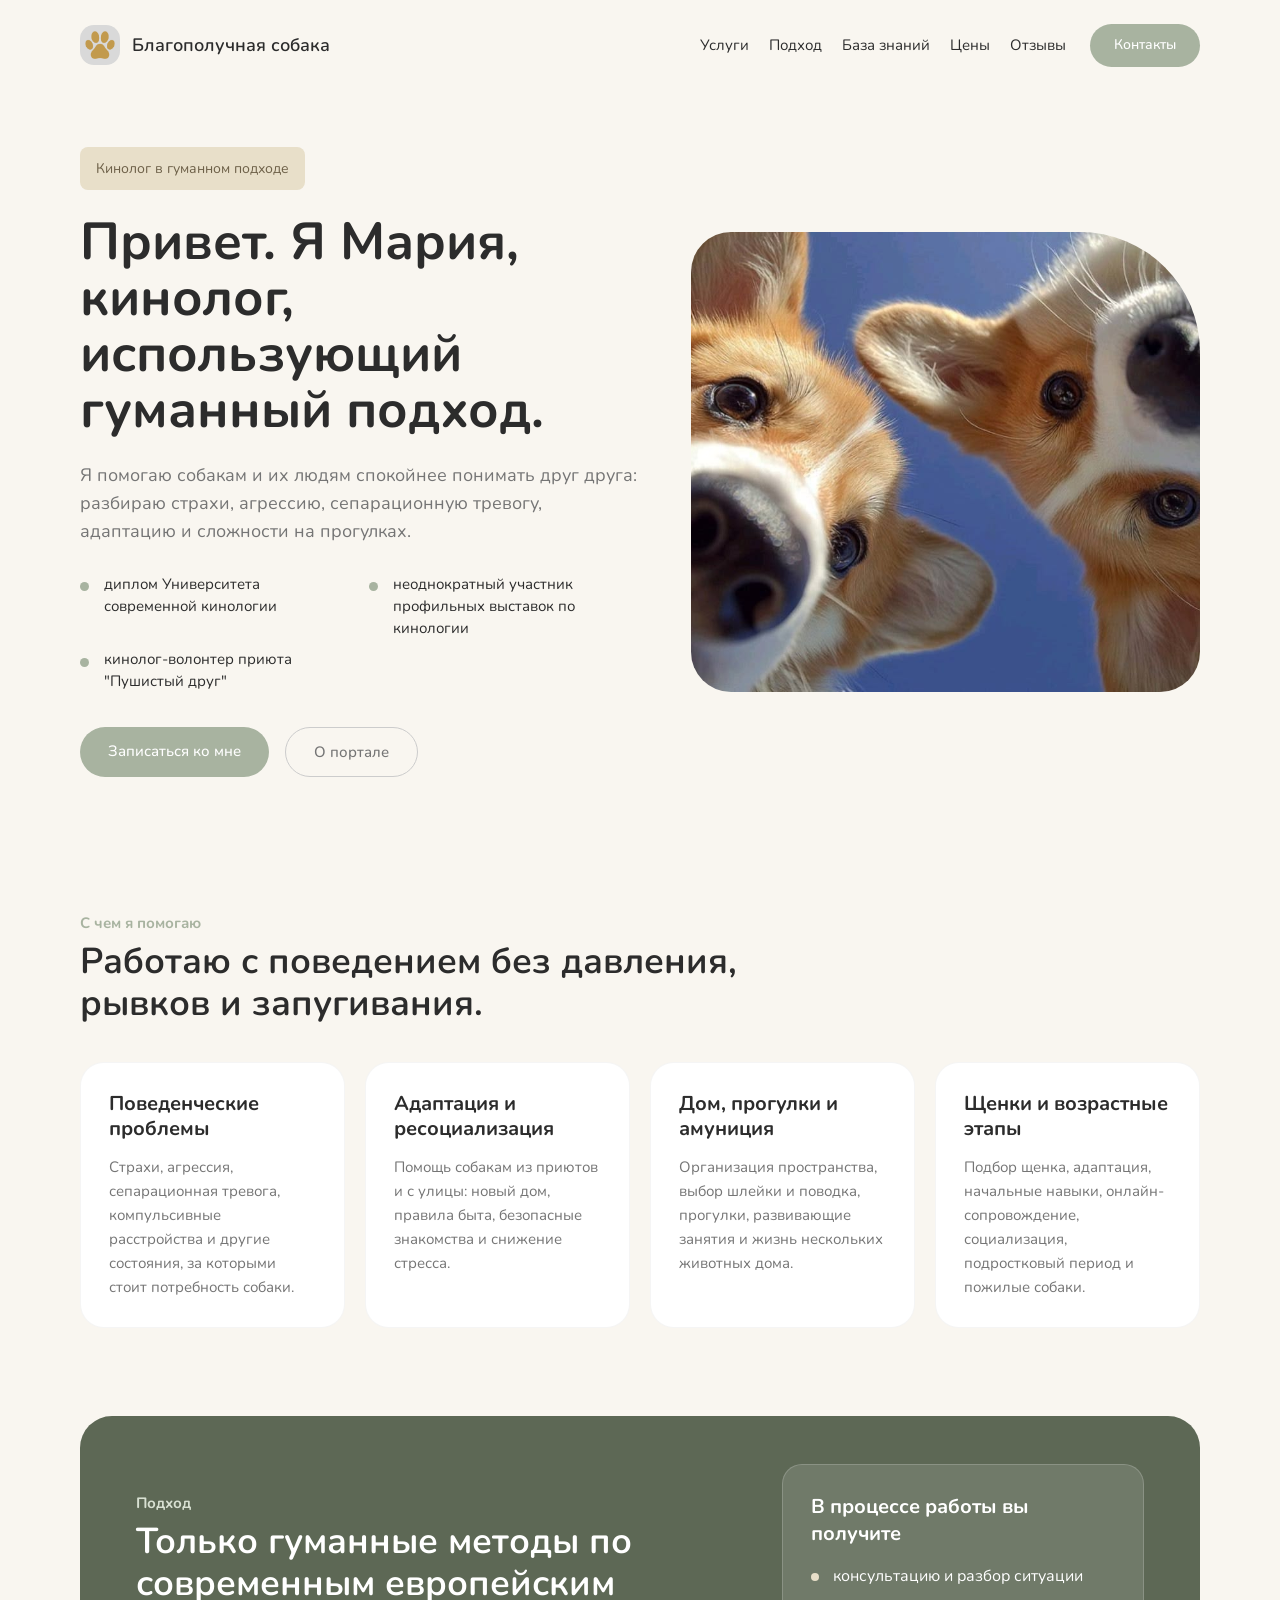
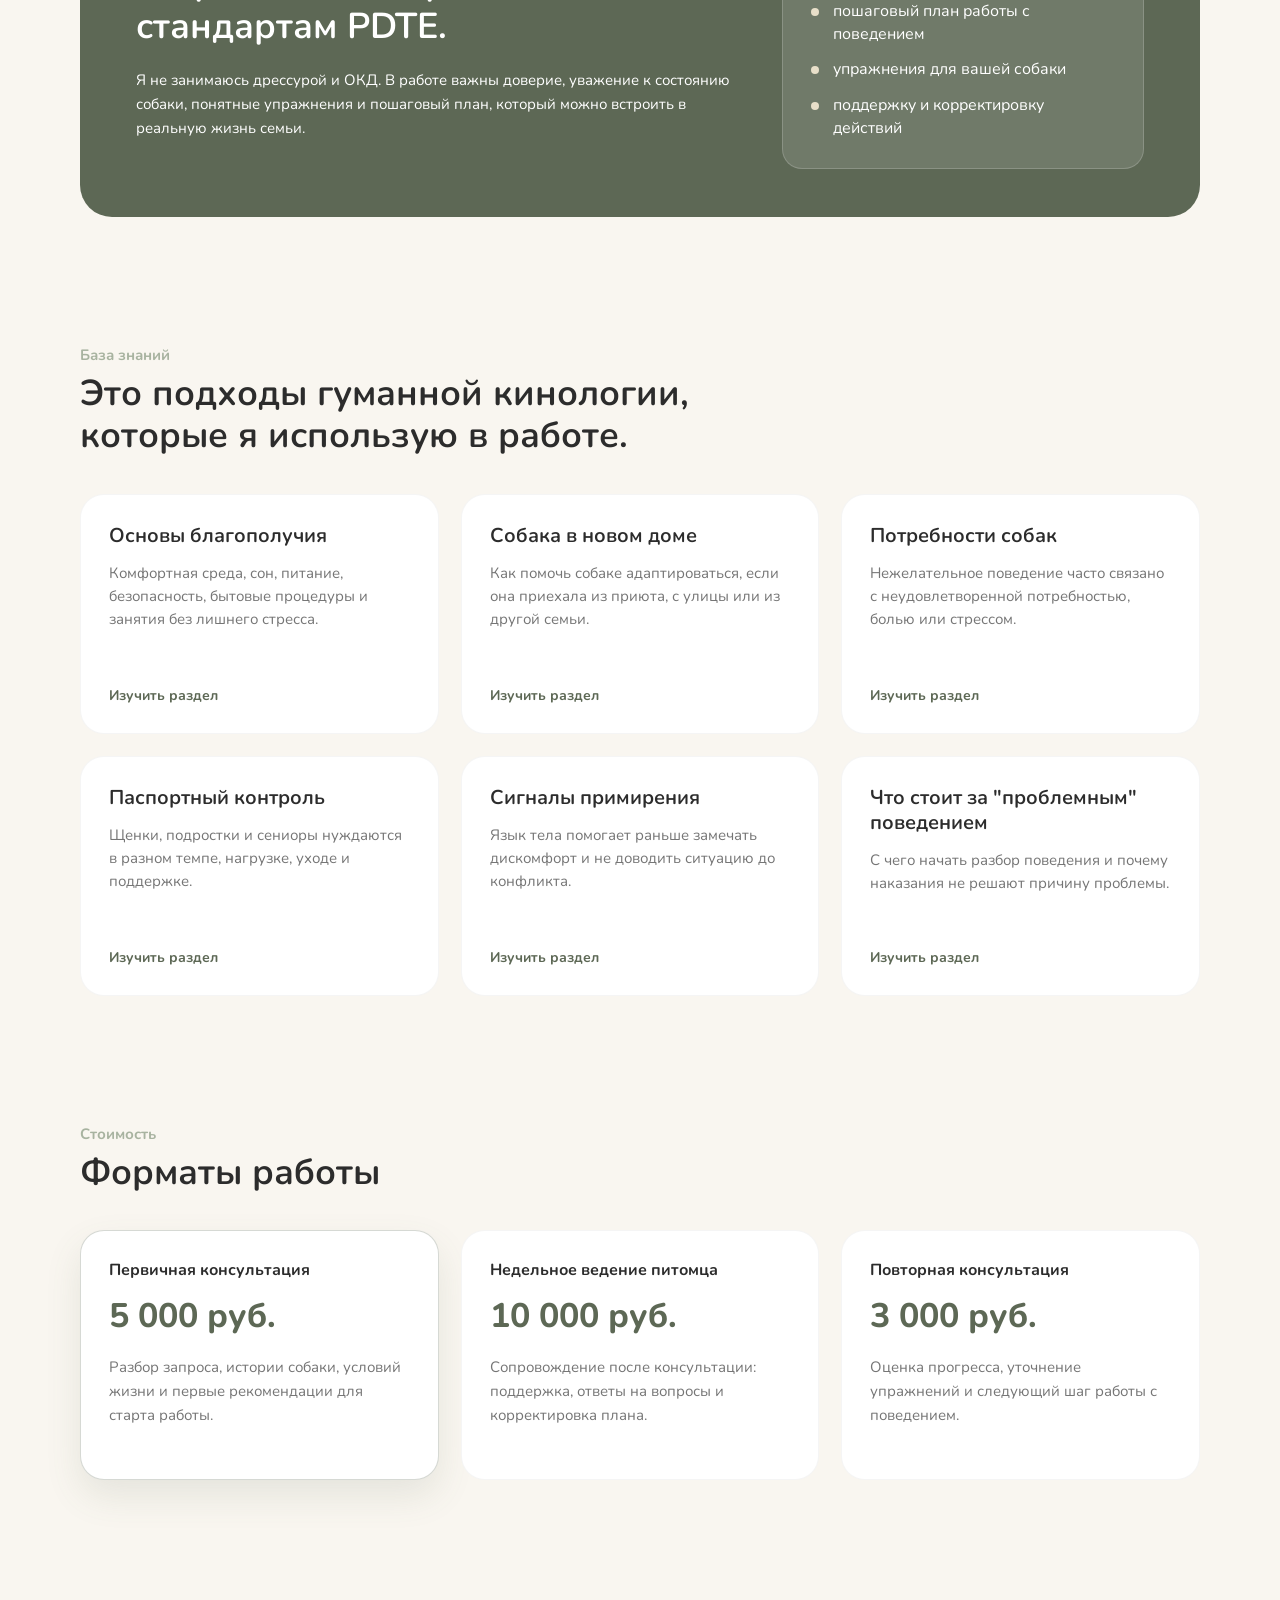
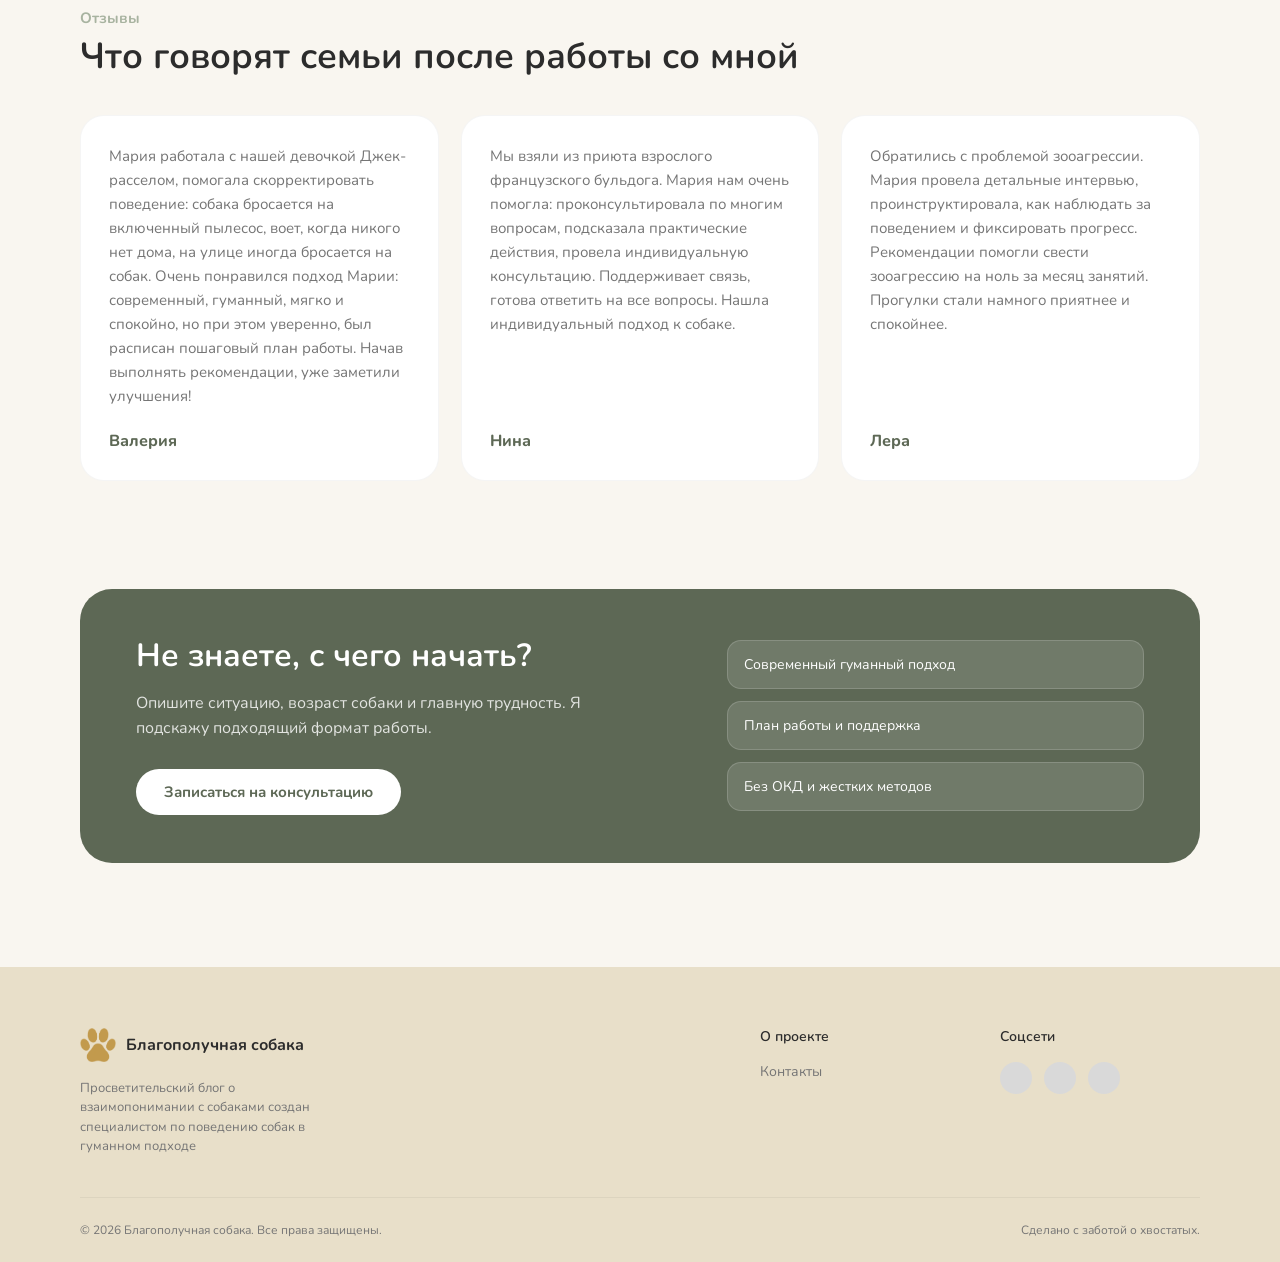
<file: index.html>
<!DOCTYPE html>
<html lang="ru">
<head>
    <meta charset="UTF-8">
    <title>Благополучная собака</title>
    <meta name="viewport" content="width=device-width, initial-scale=1.0">
    <link rel="icon" type="image/png" href="./logo.png">
    <link href="https://fonts.googleapis.com/css2?family=Nunito:wght@400;500;600;700&display=swap" rel="stylesheet">
<link rel="stylesheet" href="./css/common.css">
    <link rel="stylesheet" href="./css/style_index.css">
    <!-- Yandex.Metrika counter -->
    <script type="text/javascript">
        (function(m,e,t,r,i,k,a){
            m[i]=m[i]||function(){(m[i].a=m[i].a||[]).push(arguments)};
            m[i].l=1*new Date();
            for (var j = 0; j < document.scripts.length; j++) {if (document.scripts[j].src === r) { return; }}
            k=e.createElement(t),a=e.getElementsByTagName(t)[0],k.async=1,k.src=r,a.parentNode.insertBefore(k,a)
        })(window, document,'script','https://mc.yandex.ru/metrika/tag.js?id=113562674', 'ym');

        ym(113562674, 'init', {ssr:true, webvisor:true, clickmap:true, ecommerce:"dataLayer", referrer: document.referrer, url: location.href, accurateTrackBounce:true, trackLinks:true});
    </script>
    <!-- /Yandex.Metrika counter -->
</head>
<body>
    <noscript><div><img src="https://mc.yandex.ru/watch/113562674" style="position:absolute; left:-9999px;" alt="" /></div></noscript>
    <div class="page">
<!-- ОБЩИЙ HEADER (одинаков на всех страницах) -->
        <header class="container header">
            <a class="header-left" href="./index.html">
                <div class="logo-circle">
                    <img src="./logo.png" alt="Логотип — Благополучная собака">
                </div>
                <div class="brand-name">Благополучная собака</div>
            </a>
            <div class="header-right">
                <button class="nav-toggle" type="button" aria-expanded="false" aria-controls="main-nav" aria-label="Открыть меню">
                    <span></span>
                    <span></span>
                    <span></span>
                </button>
                <nav class="nav main-nav" id="main-nav">
                    <a href="#services">Услуги</a>
                    <a href="#approach">Подход</a>
                    <a href="#knowledge">База знаний</a>
                    <a href="#prices">Цены</a>
                    <a href="#reviews">Отзывы</a>
                </nav>
                <a href="mailto:order@sknms.ru" class="header-contacts-btn contact-trigger">Контакты</a>
            </div>
        </header>

        <main class="container">
            <!-- HERO -->
            <section class="hero" id="top">
                <div class="hero-content">
                    <div class="hero-badge">Кинолог в гуманном подходе</div>
                    <h1 class="hero-title">Привет. Я Мария, кинолог, использующий гуманный подход.</h1>
                    <p class="hero-text">
                        Я помогаю собакам и их людям спокойнее понимать друг друга: разбираю страхи,
                        агрессию, сепарационную тревогу, адаптацию и сложности на прогулках.
                    </p>
                    <ul class="hero-list" aria-label="Достижения Марии">
                        <li>диплом Университета современной кинологии</li>
                        <li>неоднократный участник профильных выставок по кинологии</li>
                        <li>кинолог-волонтер приюта "Пушистый друг"</li>
                    </ul>
                    <div class="hero-buttons">
                        <a href="mailto:order@sknms.ru" class="hero-btn-primary contact-trigger">Записаться ко мне</a>
                        <button type="button" class="hero-btn-secondary about-project-btn">
                            О портале
                        </button>
                    </div>
                </div>
                <div class="hero-image-wrapper">
                    <div class="image-placeholder hero-image">
                        <img src="dva_psa.jpg" alt="Две спокойные собаки рядом с человеком">
                    </div>
                </div>
            </section>

            <section class="intro-section" id="services">
                <div class="section-header">
                    <div>
                        <div class="section-pretitle">С чем я помогаю</div>
                        <h2 class="section-title">Работаю с поведением без давления, рывков и запугивания.</h2>
                    </div>
                </div>
                <div class="services-grid">
                    <article class="service-card">
                        <h3>Поведенческие проблемы</h3>
                        <p>Страхи, агрессия, сепарационная тревога, компульсивные расстройства и другие состояния, за которыми стоит потребность собаки.</p>
                    </article>
                    <article class="service-card">
                        <h3>Адаптация и ресоциализация</h3>
                        <p>Помощь собакам из приютов и с улицы: новый дом, правила быта, безопасные знакомства и снижение стресса.</p>
                    </article>
                    <article class="service-card">
                        <h3>Дом, прогулки и амуниция</h3>
                        <p>Организация пространства, выбор шлейки и поводка, прогулки, развивающие занятия и жизнь нескольких животных дома.</p>
                    </article>
                    <article class="service-card">
                        <h3>Щенки и возрастные этапы</h3>
                        <p>Подбор щенка, адаптация, начальные навыки, онлайн-сопровождение, социализация, подростковый период и пожилые собаки.</p>
                    </article>
                </div>
            </section>

            <section class="approach-section" id="approach">
                <div class="approach-card">
                    <div>
                        <div class="section-pretitle">Подход</div>
                        <h2 class="section-title">Только гуманные методы по современным европейским стандартам PDTE.</h2>
                        <p class="approach-text">
                            Я не занимаюсь дрессурой и ОКД. В работе важны доверие, уважение к состоянию собаки,
                            понятные упражнения и пошаговый план, который можно встроить в реальную жизнь семьи.
                        </p>
                    </div>
                    <div class="work-result">
                        <h3>В процессе работы вы получите</h3>
                        <ul>
                            <li>консультацию и разбор ситуации</li>
                            <li>пошаговый план работы с поведением</li>
                            <li>упражнения для вашей собаки</li>
                            <li>поддержку и корректировку действий</li>
                        </ul>
                    </div>
                </div>
            </section>

            <!-- KNOWLEDGE BASE -->
            <section class="knowledge-section" id="knowledge">
                <div class="section-header">
                    <div>
                        <div class="section-pretitle">База знаний</div>
                        <h2 class="section-title">Это подходы гуманной кинологии, которые я использую в работе.</h2>
                    </div>
                </div>

                <div class="topics-grid">
                    <article class="topic-card">
                        <h3 class="topic-title">Основы благополучия</h3>
                        <p class="topic-text">
                            Комфортная среда, сон, питание, безопасность, бытовые процедуры и занятия без лишнего стресса.
                        </p>
                        <a href="./blago/blago.html" class="topic-more">Изучить раздел</a>
                    </article>

                    <article class="topic-card">
                        <h3 class="topic-title">Собака в новом доме</h3>
                        <p class="topic-text">
                            Как помочь собаке адаптироваться, если она приехала из приюта, с улицы или из другой семьи.
                        </p>
                        <a href="./adaptation/Адаптация_собаки_—_Благополучная_собака.html" class="topic-more">Изучить раздел</a>
                    </article>

                    <article class="topic-card">
                        <h3 class="topic-title">Потребности собак</h3>
                        <p class="topic-text">
                            Нежелательное поведение часто связано с неудовлетворенной потребностью, болью или стрессом.
                        </p>
                        <a href="./behaviour/behaviour.html" class="topic-more">Изучить раздел</a>
                    </article>

                    <article class="topic-card">
                        <h3 class="topic-title">Паспортный контроль</h3>
                        <p class="topic-text">
                            Щенки, подростки и сениоры нуждаются в разном темпе, нагрузке, уходе и поддержке.
                        </p>
                        <a href="./aging/aging.html" class="topic-more">Изучить раздел</a>
                    </article>

                    <article class="topic-card">
                        <h3 class="topic-title">Сигналы примирения</h3>
                        <p class="topic-text">
                            Язык тела помогает раньше замечать дискомфорт и не доводить ситуацию до конфликта.
                        </p>
                        <a href="./communication/Коммуникация.html" class="topic-more">Изучить раздел</a>
                    </article>

                    <article class="topic-card">
                        <h3 class="topic-title">Что стоит за "проблемным" поведением</h3>
                        <p class="topic-text">
                            С чего начать разбор поведения и почему наказания не решают причину проблемы.
                        </p>
                        <a href="./problems/problems.html" class="topic-more">Изучить раздел</a>
                    </article>
                </div>
            </section>

            <section class="prices-section" id="prices">
                <div class="section-header">
                    <div>
                        <div class="section-pretitle">Стоимость</div>
                        <h2 class="section-title">Форматы работы</h2>
                    </div>
                </div>
                <div class="prices-grid">
                    <article class="price-card price-card--featured">
                        <div class="price-label">Первичная консультация</div>
                        <div class="price-value">5 000 руб.</div>
                        <p>Разбор запроса, истории собаки, условий жизни и первые рекомендации для старта работы.</p>
                    </article>
                    <article class="price-card">
                        <div class="price-label">Недельное ведение питомца</div>
                        <div class="price-value">10 000 руб.</div>
                        <p>Сопровождение после консультации: поддержка, ответы на вопросы и корректировка плана.</p>
                    </article>
                    <article class="price-card">
                        <div class="price-label">Повторная консультация</div>
                        <div class="price-value">3 000 руб.</div>
                        <p>Оценка прогресса, уточнение упражнений и следующий шаг работы с поведением.</p>
                    </article>
                </div>
            </section>

            <section class="reviews-section" id="reviews">
                <div class="section-header">
                    <div>
                        <div class="section-pretitle">Отзывы</div>
                        <h2 class="section-title">Что говорят семьи после работы со мной</h2>
                    </div>
                </div>
                <div class="reviews-grid">
                    <article class="review-card">
                        <p>Мария работала с нашей девочкой Джек-расселом, помогала скорректировать поведение: собака бросается на включенный пылесос, воет, когда никого нет дома, на улице иногда бросается на собак. Очень понравился подход Марии: современный, гуманный, мягко и спокойно, но при этом уверенно, был расписан пошаговый план работы. Начав выполнять рекомендации, уже заметили улучшения!</p>
                        <div class="review-author">Валерия</div>
                    </article>
                    <article class="review-card">
                        <p>Мы взяли из приюта взрослого французского бульдога. Мария нам очень помогла: проконсультировала по многим вопросам, подсказала практические действия, провела индивидуальную консультацию. Поддерживает связь, готова ответить на все вопросы. Нашла индивидуальный подход к собаке.</p>
                        <div class="review-author">Нина</div>
                    </article>
                    <article class="review-card">
                        <p>Обратились с проблемой зооагрессии. Мария провела детальные интервью, проинструктировала, как наблюдать за поведением и фиксировать прогресс. Рекомендации помогли свести зооагрессию на ноль за месяц занятий. Прогулки стали намного приятнее и спокойнее.</p>
                        <div class="review-author">Лера</div>
                    </article>
                </div>
            </section>

            <!-- CTA BANNER -->
            <section class="cta-banner" id="contact">
                <div class="cta-left">
                    <h3>Не знаете, с чего начать?</h3>
                    <p>
                        Опишите ситуацию, возраст собаки и главную трудность. Я подскажу подходящий формат работы.
                    </p>
                    <a class="cta-btn contact-trigger" href="mailto:order@sknms.ru">Записаться на консультацию</a>
                </div>
                <div class="cta-note">
                    <span>Современный гуманный подход</span>
                    <span>План работы и поддержка</span>
                    <span>Без ОКД и жестких методов</span>
                </div>
            </section>
        </main>

        <!-- FOOTER -->
        <footer class="footer-wrapper" id="contacts">
            <div class="container footer">
                <div class="footer-top">
                    <div class="footer-logo-block">
                        <div class="footer-logo">
                            <img class="footer-logo-icon" src="./logo.png" alt="">
                            <div class="footer-logo-text">Благополучная собака</div>
                        </div>
                        <p class="footer-description">
                            Просветительский блог о взаимопонимании с собаками создан специалистом по поведению собак в гуманном подходе
                        </p>
                    </div>
                    <div>
                    </div>
                    <div>
                        <div class="footer-column-title">О проекте</div>
                        <div class="footer-links">
                            <a href="mailto:order@sknms.ru" class="contact-trigger">Контакты</a>
                        </div>
                    </div>
                    <div>
                        <div class="footer-column-title">Соцсети</div>
                        <div class="footer-socials">
                            <div class="footer-social-icon"></div>
                            <div class="footer-social-icon"></div>
                            <div class="footer-social-icon"></div>
                        </div>
                    </div>
                </div>
                <div class="footer-divider"></div>
                <div class="footer-bottom">
                    <span>© 2026 Благополучная собака. Все права защищены.</span>
                    <span>Сделано с заботой о хвостатых.</span>
                </div>
            </div>
        </footer>
    </div>

    <!-- МОДАЛКА "О ПРОЕКТЕ" -->
    <div class="about-modal" aria-hidden="true">
        <div class="about-modal__backdrop" data-about-close="1"></div>
        <div class="about-modal__dialog" role="dialog" aria-modal="true">
            <button type="button"
                    class="about-modal__close"
                    data-about-close="1"
                    aria-label="Закрыть">
                ×
            </button>
            <h3 class="about-modal__title">О проекте</h3>
            <div class="about-modal__content">
                <p>
                    "Благополучная собака" объединяет мои просветительские материалы и практику
                    кинолога в современном гуманном подходе.
                </p>
                <p>
                    Здесь можно изучить основы благополучия, язык тела, возрастные особенности
                    и причины нежелательного поведения, а затем обратиться ко мне за индивидуальной помощью.
                </p>
                <p>
                    В работе я использую методы, основанные на доверии, уважении к собаке
                    и постепенном изменении среды и поведения.
                </p>
            </div>
        </div>
    </div>

    <script src="./js/common.js"></script>
</body>
</html>
</file>
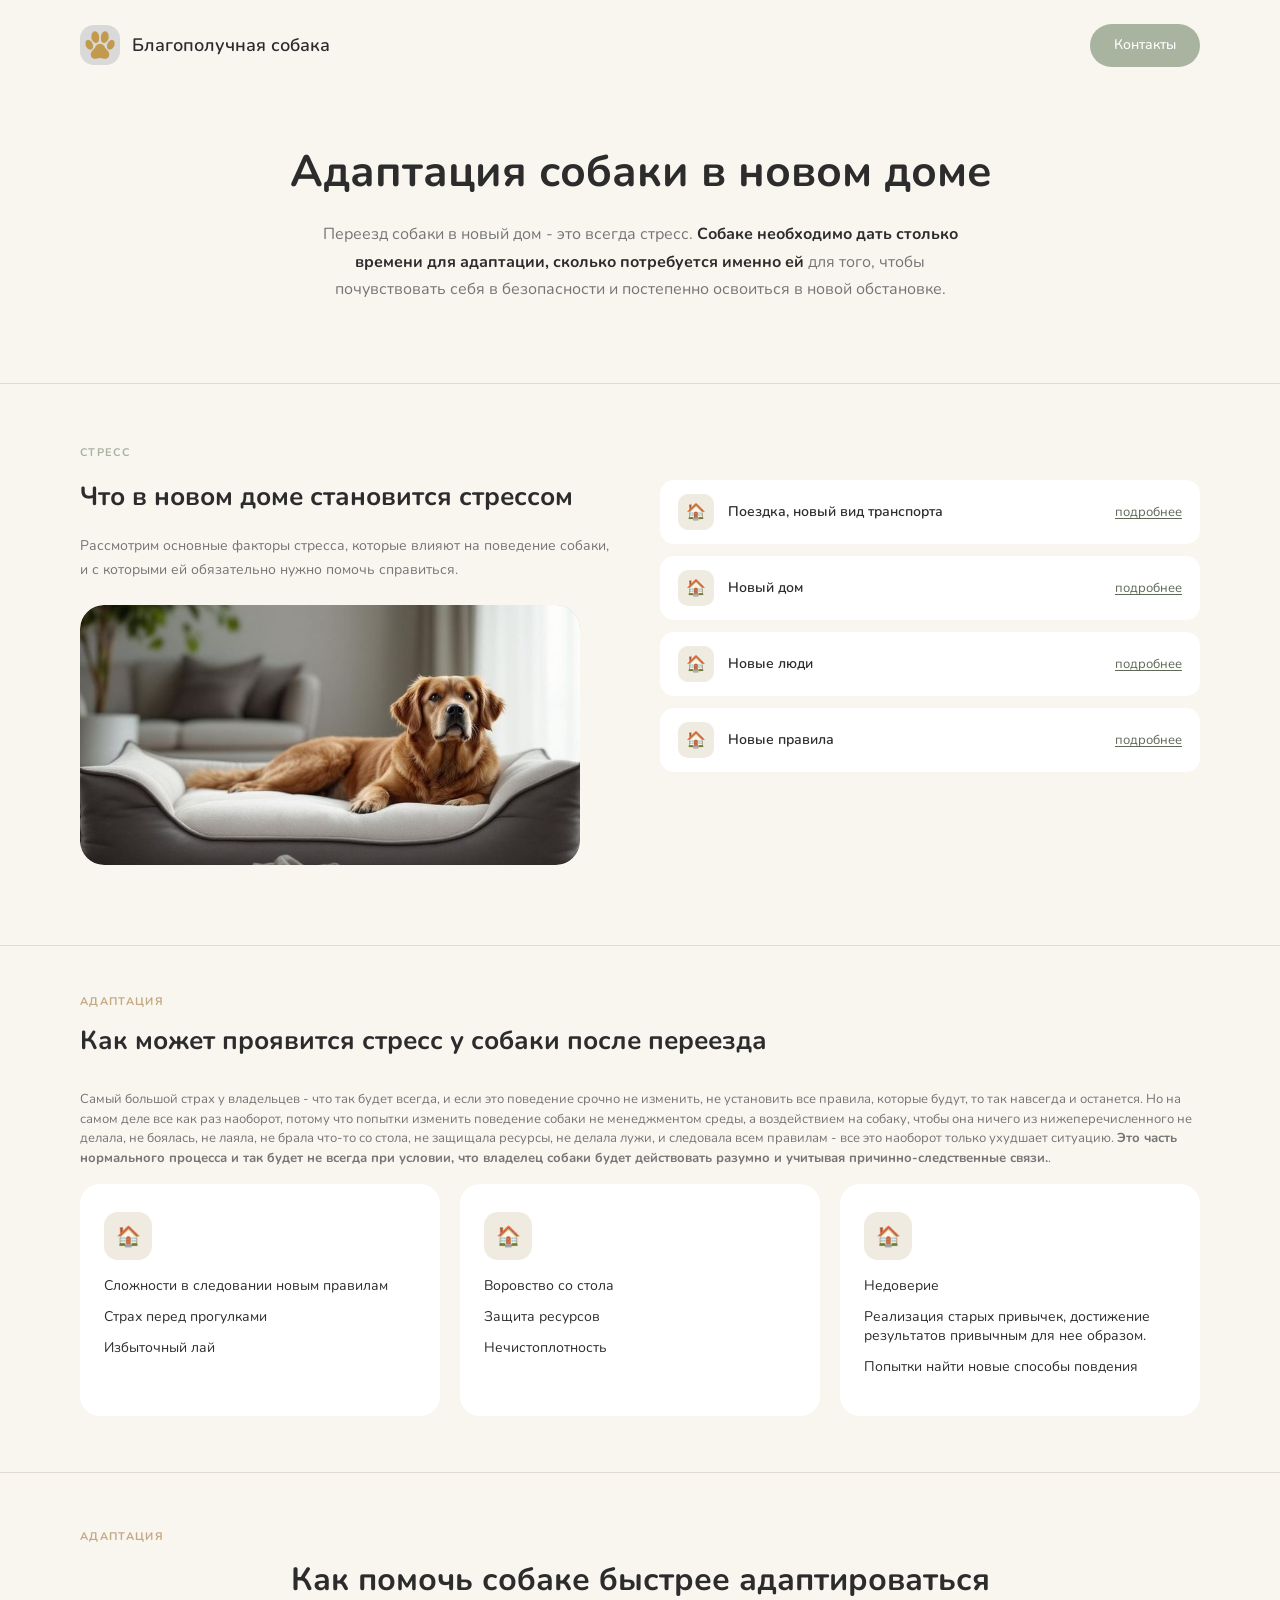
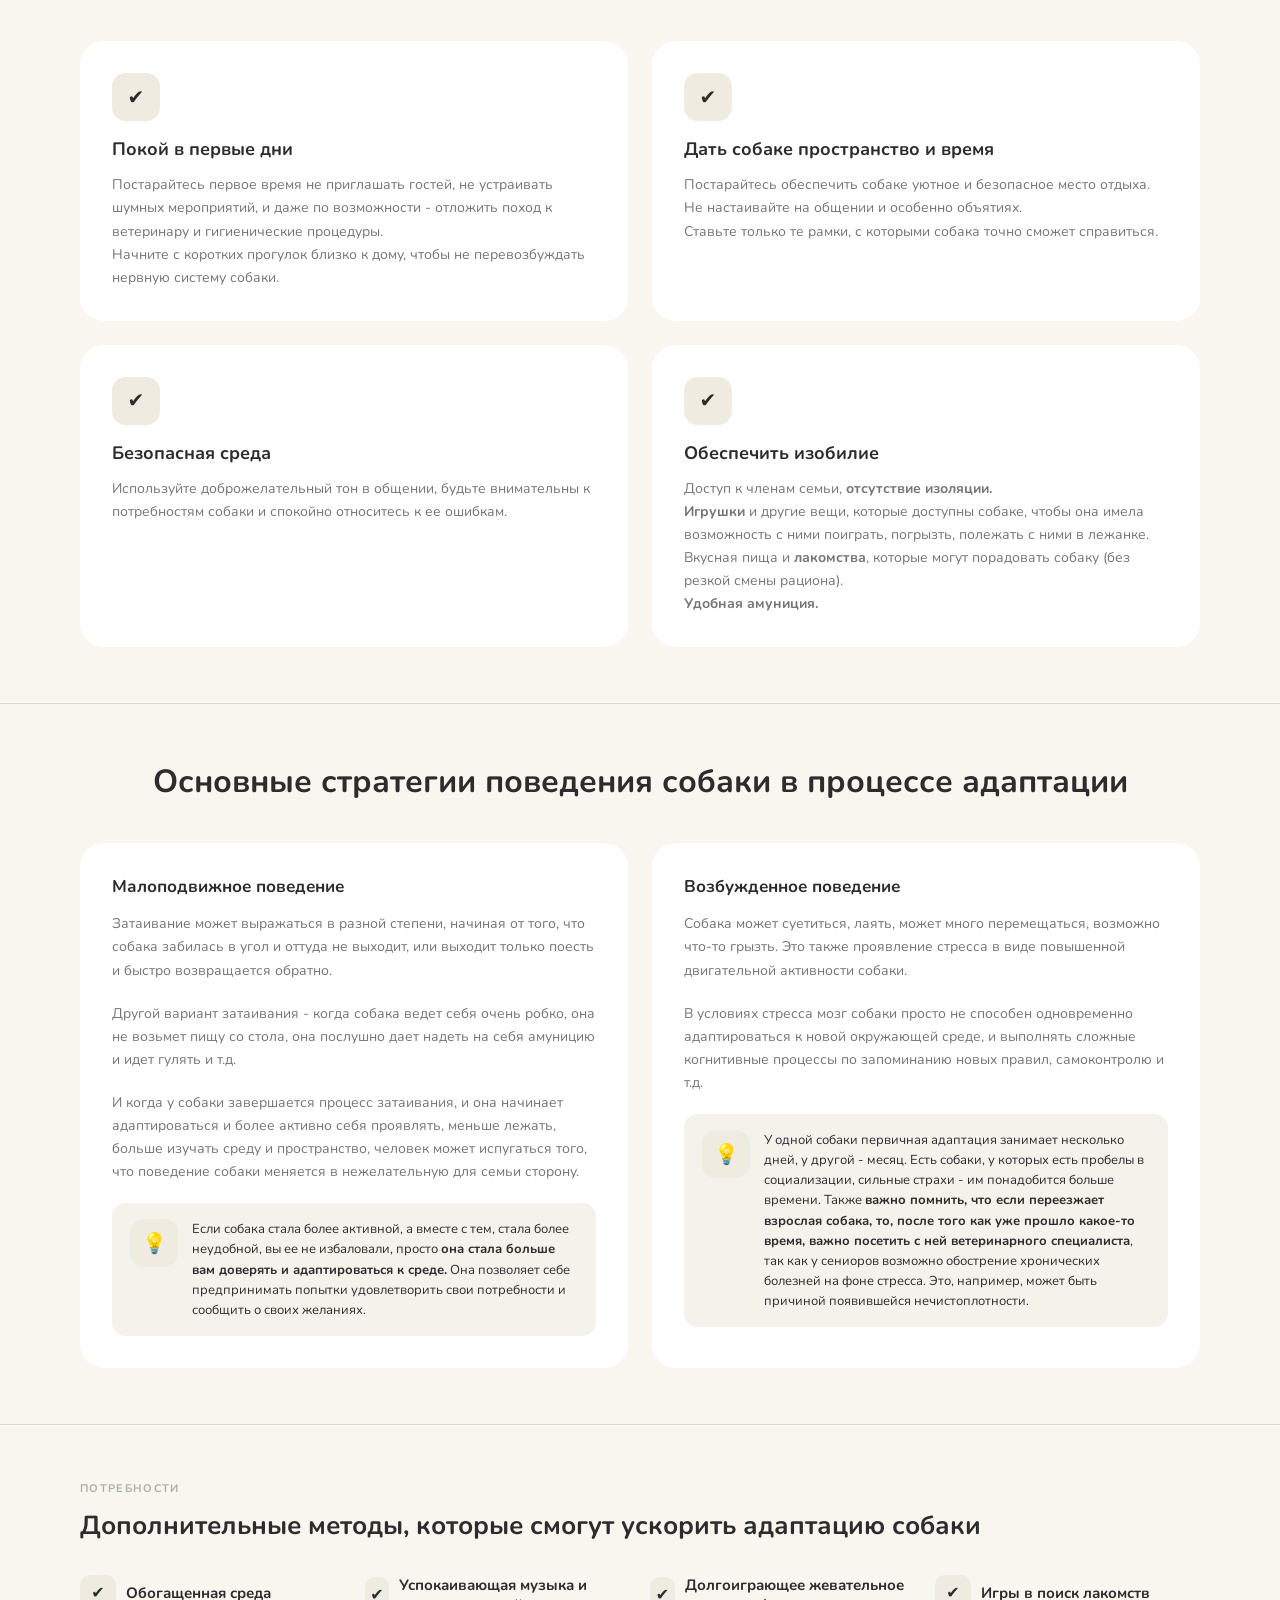
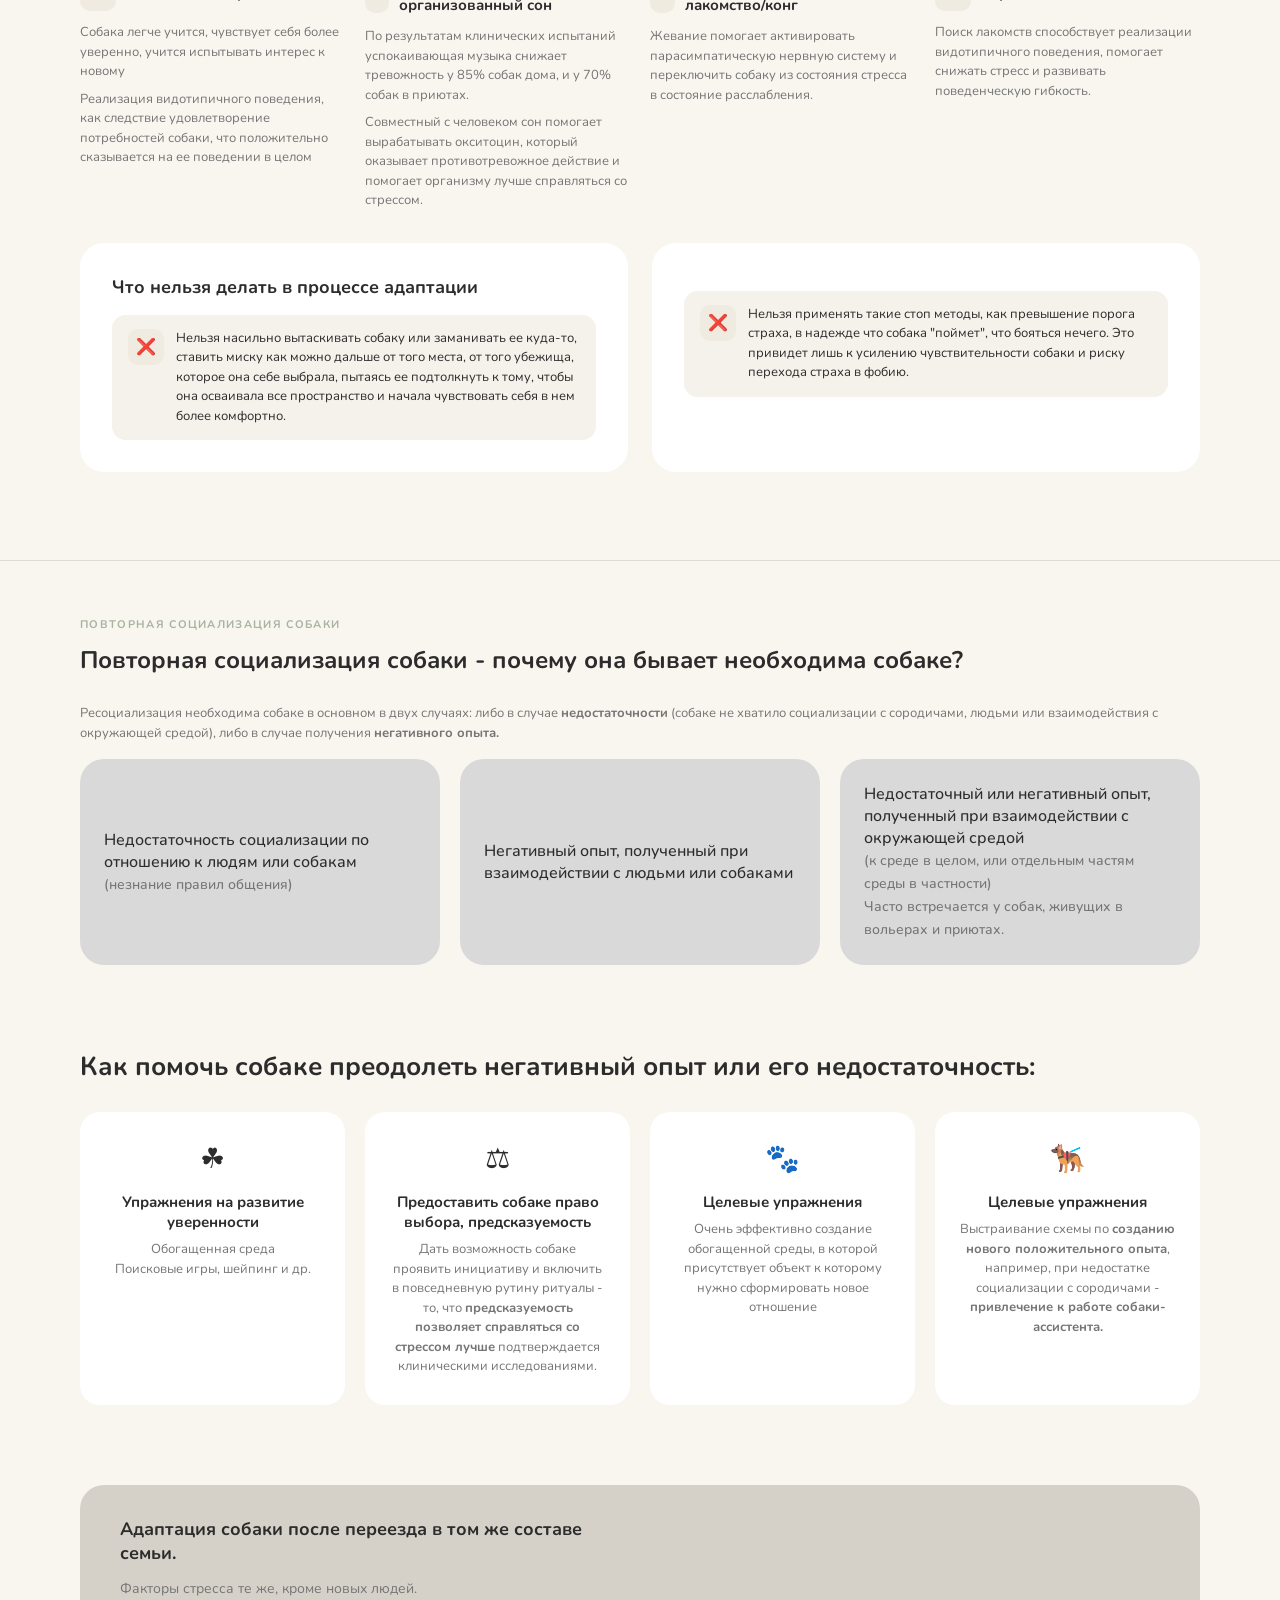
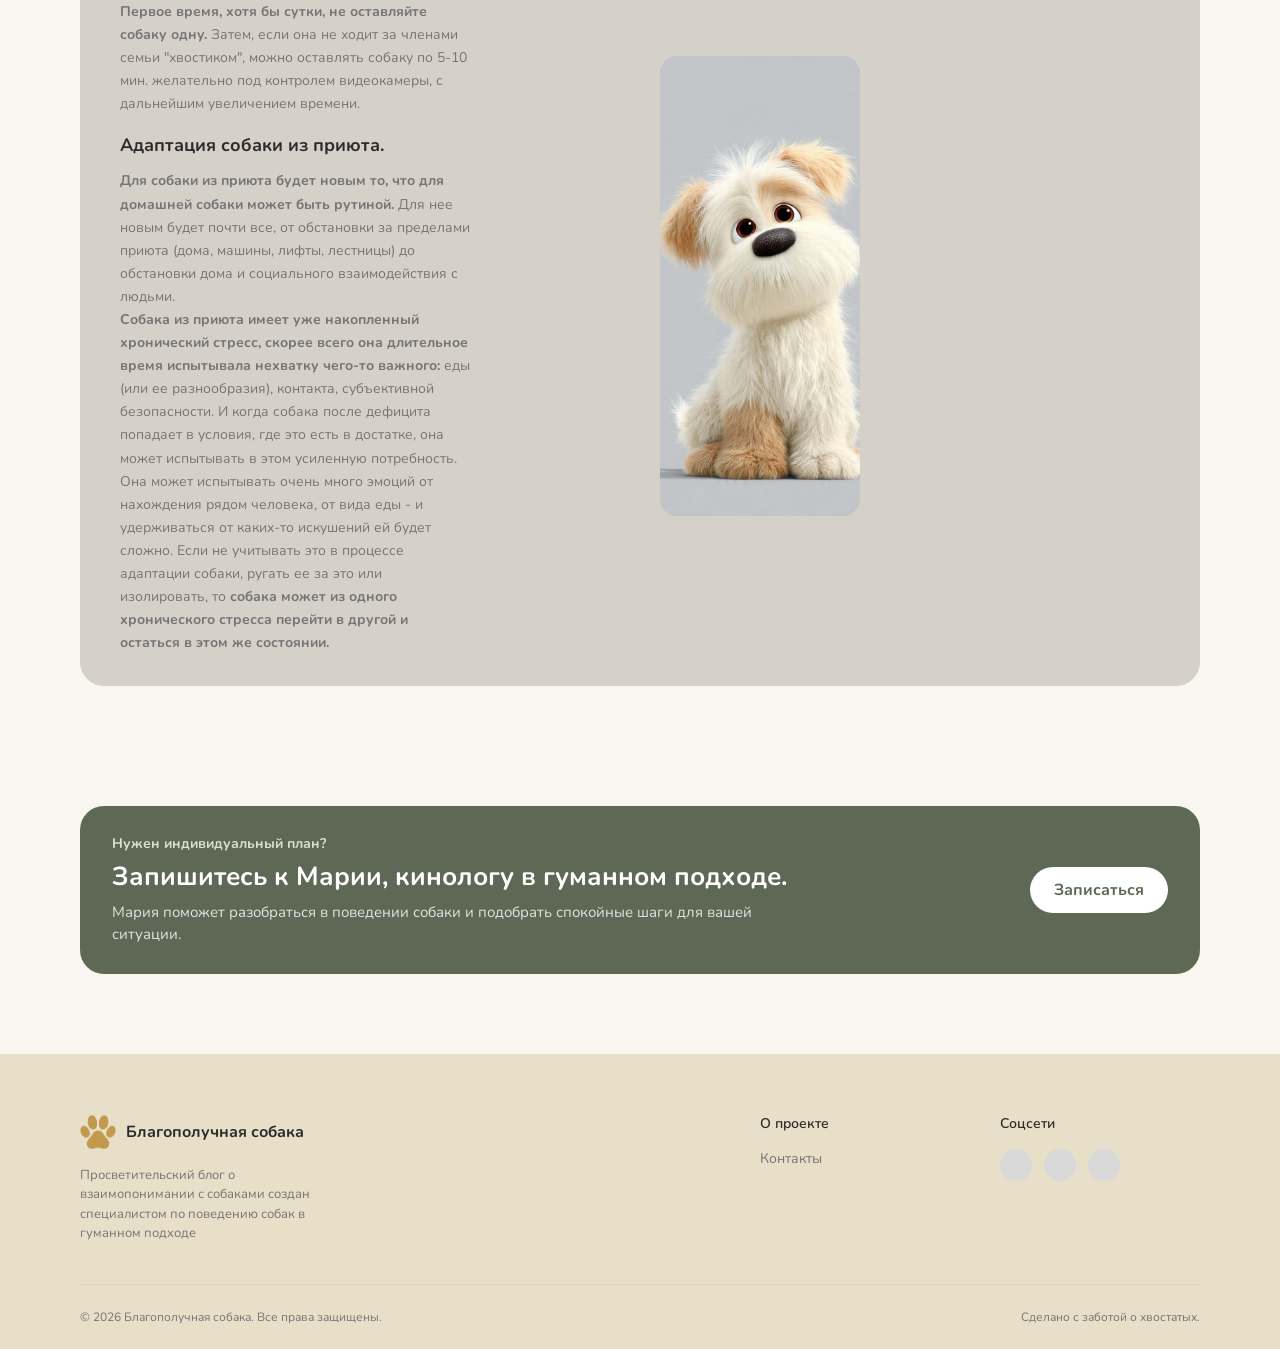
<file: adaptation/Адаптация_собаки_—_Благополучная_собака.html>
<!DOCTYPE html>
<html lang="ru">
<head>
    <meta charset="UTF-8" />
    <meta name="viewport" content="width=device-width, initial-scale=1.0" />
    <title>Благополучная собака — Адаптация собаки в новом доме</title>
    <link rel="icon" type="image/png" href="../logo.png" />
    <link rel="preconnect" href="https://fonts.googleapis.com" />
    <link rel="preconnect" href="https://fonts.gstatic.com" crossorigin />
    <link href="https://fonts.googleapis.com/css2?family=Nunito:wght@400;500;600;700;800&display=swap" rel="stylesheet" />
<link rel="stylesheet" href="../css/common.css">
    <link rel="stylesheet" href="./style_adaptation.css">
    <!-- Yandex.Metrika counter -->
    <script type="text/javascript">
        (function(m,e,t,r,i,k,a){
            m[i]=m[i]||function(){(m[i].a=m[i].a||[]).push(arguments)};
            m[i].l=1*new Date();
            for (var j = 0; j < document.scripts.length; j++) {if (document.scripts[j].src === r) { return; }}
            k=e.createElement(t),a=e.getElementsByTagName(t)[0],k.async=1,k.src=r,a.parentNode.insertBefore(k,a)
        })(window, document,'script','https://mc.yandex.ru/metrika/tag.js?id=113562674', 'ym');

        ym(113562674, 'init', {ssr:true, webvisor:true, clickmap:true, ecommerce:"dataLayer", referrer: document.referrer, url: location.href, accurateTrackBounce:true, trackLinks:true});
    </script>
    <!-- /Yandex.Metrika counter -->
</head>
<body class="page">
    <noscript><div><img src="https://mc.yandex.ru/watch/113562674" style="position:absolute; left:-9999px;" alt="" /></div></noscript>

<!-- ОБЩИЙ HEADER (одинаков на всех страницах) -->
        <header class="container header">
            <a class="header-left" href="../index.html">
                <div class="logo-circle">
                    <img src="../logo.png" alt="Логотип — Благополучная собака">
                </div>
                <div class="brand-name">Благополучная собака</div>
            </a>
            <div class="header-right">
                <nav class="nav"></nav>
                <a href="mailto:order@sknms.ru" class="header-contacts-btn contact-trigger">Контакты</a>
            </div>
        </header>

    <main>

        <!-- ====== ARTICLE HERO ====== -->
        <div class="container">
            <div class="article-hero">
                <h1 class="article-hero-title">Адаптация собаки в новом доме</h1>
                <p class="article-hero-lead">
                    Переезд собаки в новый дом - это всегда стресс. <strong>Собаке необходимо дать столько времени для адаптации, сколько потребуется именно ей</strong> для того, чтобы почувствовать себя в безопасности и постепенно освоиться в новой обстановке.
                </p>
            </div>
        </div>

        <hr class="section-divider" />

        <!-- ====== ЧТО СТАНОВИТСЯ СТРЕССОМ ====== -->
        <div class="container">
            <div class="stress-section">
                <span class="section-label">СТРЕСС</span>
                <div class="stress-grid">
                    <div class="stress-left">
                        <h2 class="stress-section-title">Что в новом доме становится стрессом</h2>
                        <p class="stress-text">
                            Рассмотрим основные факторы стресса, которые влияют на поведение собаки, и с которыми ей обязательно нужно помочь справиться.
                        </p>
						<div class="detail-hero-img">
							<img src="./adaptation_assets/calm-dog2.jpg" alt="Собака расслаблена" loading="lazy">
						</div>
                    </div>
                    <div class="stress-right">
                        <div class="stress-item">
                            <div class="stress-item-icon">🏠</div>
                            <div class="stress-item-body">
                                <span class="stress-item-text">Поездка, новый вид транспорта</span>
                                <button type="button" class="stress-item-more" data-stress-detail="Поездка на автомобиле или другом виде транспорте может быть для собаки первой и это само по себе может быть стрессом. Стресс снижается, если есть возможность знакомства с автомобилем, потепенного приучения к поездке и чтобы знакомый человек был рядом.">подробнее</button>
                            </div>
                        </div>
                        <div class="stress-item">
                            <div class="stress-item-icon">🏠</div>
                            <div class="stress-item-body">
                                <span class="stress-item-text">Новый дом</span>
                                <button type="button" class="stress-item-more" data-stress-detail="Новая обстановка и запахи. Если собака попала домой с улицы, то для нее этот стресс фактор будет более выражен, так как новым для нее будет все: понимание что такое мебель, почему пространство разделено и т.д. В идеале познакомить собаку с домом заранее, дать возможность все обнюхать, пожевать какое-то лакомство, поиграть в поиск, включить успокаивающую музыку и др.">подробнее</button>
                            </div>
                        </div>
                        <div class="stress-item">
                            <div class="stress-item-icon">🏠</div>
                            <div class="stress-item-body">
                                <span class="stress-item-text">Новые люди</span>
                                <button type="button" class="stress-item-more" data-stress-detail="Если вы хотите пригласить собаку в свою семью, лучше приехать к собаке для знакомства заранее, в идеале - несколько раз, чтобы познакомиться друг с другом, погулять, предложить приятные совместные впечатления и создать базу для дальнейших доверительных отношений.">подробнее</button>
                            </div>
                        </div>
                        <div class="stress-item">
                            <div class="stress-item-icon">🏠</div>
                            <div class="stress-item-body">
                                <span class="stress-item-text">Новые правила</span>
                                <button type="button" class="stress-item-more" data-stress-detail="В каждом доме могут быть свои правила к которым собаке нужно будет постепенно адаптироваться, тем более если для собаки будет новым даже само понятие дома. Главное условие здесь - снижение требований к собаке.">подробнее</button>
                            </div>
                        </div>
                    </div>
                </div>
            </div>
        </div>

        <hr class="section-divider" />

        <!-- ====== ИСТОРИЯ / ОТКУДА ПРИЕХАЛА ====== -->
        <div class="container">
            <div class="history-section">
                <span class="history-label">АДАПТАЦИЯ</span>
                <h2 class="history-title">Как может проявится стресс у собаки после переезда</h2>
                <p class="history-card-text">Самый большой страх у владельцев - что так будет всегда, и если это поведение срочно не изменить, не установить все правила, которые будут, то так навсегда и останется. Но на самом деле все как раз наоборот, потому что попытки изменить поведение собаки не менеджментом среды, а воздействием на собаку, чтобы она ничего из нижеперечисленного не делала, не боялась, не лаяла, не брала что-то со стола, не защищала ресурсы, не делала лужи, и следовала всем правилам - все это наоборот только ухудшает ситуацию. <strong>Это часть нормального процесса и так будет не всегда при условии, что владелец собаки будет действовать разумно и учитывая причинно-следственные связи.</strong>. </p>
                <div class="history-cards">
                    <div class="history-card">
                        <div class="history-card-icon">🏠</div>
                        <div class="history-card-title">Сложности в следовании новым правилам</div>
                        <div class="history-card-title">Страх перед прогулками</div>
                        <div class="history-card-title">Избыточный лай</div>

                     </div>
                    <div class="history-card">
                        <div class="history-card-icon">🏠</div>
                        <div class="history-card-title">Воровство со стола</div>
                        <div class="history-card-title">Защита ресурсов</div>
                        <div class="history-card-title">Нечистоплотность</div>

                    </div>
                    <div class="history-card">
                        <div class="history-card-icon">🏠</div>
                        <div class="history-card-title">Недоверие</div>
                        <div class="history-card-title">Реализация старых привычек, достижение результатов привычным для нее образом.</div>
                        <div class="history-card-title">Попытки найти новые способы повдения</div>
                        
                    </div>
                  
                </div>
            </div>
        </div>

        <hr class="section-divider" />

        <!-- ====== АДАПТАЦИЯ ====== -->
        <div class="container">
            <div class="prepare-section">
                <span class="history-label">АДАПТАЦИЯ</span>
                <h2 class="prepare-section-title">Как помочь собаке быстрее адаптироваться</h2>
                <div class="prepare-grid">
                    <div class="prepare-card">
                        <div class="history-card-icon">✔️</div>
                        <h3 class="prepare-card-title">Покой в первые дни</h3>
                        <p class="prepare-card-text">Постарайтесь первое время не приглашать гостей, не устраивать шумных мероприятий, и даже по возможности - отложить поход к ветеринару и гигиенические процедуры.</p>
                        <p class="prepare-card-text">Начните с коротких прогулок близко к дому, чтобы не перевозбуждать нервную систему собаки.</p>
                    </div>
                    <div class="prepare-card">
                        <div class="history-card-icon">✔️</div>
                        <h3 class="prepare-card-title">Дать собаке пространство и время</h3>
                        <p class="prepare-card-text">Постарайтесь обеспечить собаке уютное и безопасное место отдыха.</p>
                        <p class="prepare-card-text">Не настаивайте на общении и особенно объятиях.</p>
                        <p class="prepare-card-text">Ставьте только те рамки, с которыми собака точно сможет справиться.</p>
                    </div>
                    <div class="prepare-card">
                        <div class="history-card-icon">✔️</div>
                        <h3 class="prepare-card-title">Безопасная среда</h3>
                        <p class="prepare-card-text">Используйте доброжелательный тон в общении, будьте внимательны к потребностям собаки и спокойно относитесь к ее ошибкам.</p>
                    </div>
                    <div class="prepare-card">
                        <div class="history-card-icon">✔️</div>
                        <h3 class="prepare-card-title">Обеспечить изобилие</h3>
                        <p class="prepare-card-text">Доступ к членам семьи, <strong>отсутствие изоляции.</strong></p>
                        <p class="prepare-card-text"><strong>Игрушки</strong> и другие вещи, которые доступны собаке, чтобы она имела возможность с ними поиграть, погрызть, полежать с ними в лежанке.</p>
                        <p class="prepare-card-text">Вкусная пища и <strong>лакомства</strong>, которые могут порадовать собаку (без резкой смены рациона).</p>
                        <p class="prepare-card-text"><strong>Удобная амуниция.</strong></p>

                    </div>
                </div>
            </div>
        </div>

        <hr class="section-divider" />

        <!-- ====== ПЕРВЫЕ ДНИ ====== -->
        <div class="container">
            <div class="first-days-section" style="padding-top: 56px;">
                <h2 class="prepare-section-title">Основные стратегии поведения собаки в процессе адаптации</h2>
                <div class="first-days-grid">
                    <div class="first-days-card">
                        <h3 class="first-days-card-title">Малоподвижное поведение</h3>
                        <p class="first-days-card-text">
                            Затаивание может выражаться в разной степени, начиная от того, что собака забилась в угол и оттуда не выходит, или выходит только поесть и быстро возвращается обратно.</p>
                        <p class="first-days-card-text">
                            Другой вариант затаивания - когда собака ведет себя очень робко, она не возьмет пищу со стола, она послушно дает надеть на себя амуницию и идет гулять и т.д.</p>
                            <p class="first-days-card-text">
                            И когда у собаки завершается процесс затаивания, и она начинает адаптироваться и более активно себя проявлять, меньше лежать, больше изучать среду и пространство, человек может испугаться того, что поведение собаки меняется в нежелательную для семьи сторону.</p>
                            <div class="first-days-tip">
                            <div class="first-days-tip-icon">💡</div>
                            <p class="first-days-tip-text">Если собака стала более активной, а вместе с тем, стала более неудобной, вы ее не избаловали, просто <strong>она стала больше вам доверять и адаптироваться к среде.</strong> Она позволяет себе предпринимать попытки удовлетворить свои потребности и сообщить о своих желаниях.</p>
                        </div>
                    </div>
                    <div class="first-days-card">
                        <h3 class="first-days-card-title">Возбужденное поведение</h3>
                        <p class="first-days-card-text">
                            Собака может суетиться, лаять, может много перемещаться, возможно что-то грызть. Это также проявление стресса в виде повышенной двигательной активности собаки.</p>
                        </p>
                        <p class="first-days-card-text">В условиях стресса мозг собаки просто не способен одновременно адаптироваться к новой окружающей среде, и выполнять сложные когнитивные процессы по запоминанию новых правил, самоконтролю и т.д.</p>
                        <div class="first-days-tip">
                            <div class="first-days-tip-icon">💡</div>
                            <p class="first-days-tip-text">У одной собаки первичная адаптация занимает несколько дней, у другой - месяц. Есть собаки, у которых есть пробелы в социализации, сильные страхи - им понадобится больше времени. Также <strong>важно помнить, что если переезжает взрослая собака, то, после того как уже прошло какое-то время, важно посетить с ней ветеринарного специалиста</strong>, так как у сениоров возможно обострение хронических болезней на фоне стресса. Это, например, может быть причиной появившейся нечистоплотности.</p>
                        </div>
                    </div>
                </div>
            </div>
        </div>

        <!-- ====== БЛОК БЕЗОПАСНОСТЬ ====== -->


        <hr class="section-divider" />

        <!-- ====== АДАПТАЦИЯ ====== -->
        <div class="container">
            <div class="needs-section" style="padding-top: 56px;">
                <span class="needs-label">ПОТРЕБНОСТИ</span>
                <h2 class="needs-title">Дополнительные методы, которые смогут ускорить адаптацию собаки</h2>
                
                <div class="needs-row">
                    <div class="need-item">
                        <div class="need-icon-wrap">
                            <div class="need-icon">✔️</div>
                            <span class="need-title">Обогащенная среда</span>
                        </div>
                        <p class="need-text">Собака легче учится, чувствует себя более уверенно, учится испытывать интерес к новому</p>
                        <p class="need-text">Реализация видотипичного поведения, как следствие удовлетворение потребностей собаки, что положительно сказывается на ее поведении в целом</p>
                    </div>
                    <div class="need-item">
                        <div class="need-icon-wrap">
                            <div class="need-icon">✔️</div>
                            <span class="need-title">Успокаивающая музыка и организованный сон</span>
                        </div>
                        <p class="need-text">По результатам клинических испытаний успокаивающая музыка снижает тревожность у 85% собак дома, и у 70% собак в приютах.</p>
                        <p class="need-text">Совместный с человеком сон помогает вырабатывать окситоцин, который оказывает противотревожное действие и помогает организму лучше справляться со стрессом.</p>
                    </div>
                    <div class="need-item">
                        <div class="need-icon-wrap">
                            <div class="need-icon">✔️</div>
                            <span class="need-title">Долгоиграющее жевательное лакомство/конг</span>
                        </div>
                        <p class="need-text">Жевание помогает активировать парасимпатическую нервную систему и переключить собаку из состояния стресса в состояние расслабления.</p>
                    </div>
                    <div class="need-item">
                        <div class="need-icon-wrap">
                            <div class="need-icon">✔️</div>
                            <span class="need-title">Игры в поиск лакомств</span>
                        </div>
                        <p class="need-text">Поиск лакомств способствует реализации видотипичного поведения, помогает снижать стресс и развивать поведенческую гибкость.</p>
                    </div>
                </div>

                <!-- Как общаться / Баланс -->
                <div class="info-two-col">
                    <div class="info-col-card">
                        <h4 class="info-col-title">Что нельзя делать в процессе адаптации</h4>
                        <div class="info-col-tip">
                            <div class="info-col-tip-icon">❌</div>
                            <p class="info-col-tip-text">Нельзя насильно вытаскивать собаку или заманивать ее куда-то, ставить миску как можно дальше от того места, от того убежища, которое она себе выбрала, пытаясь ее подтолкнуть к тому, чтобы она осваивала все пространство и начала чувствовать себя в нем более комфортно.</p>
                        </div>
                    </div>
                    <div class="info-col-card">
                        <div class="info-col-tip">
                            <div class="info-col-tip-icon">❌</div>
                            <p class="info-col-tip-text">Нельзя применять такие стоп методы, как превышение порога страха, в надежде что собака "поймет", что бояться нечего. Это привидет лишь к усилению чувствительности собаки и риску перехода страха в фобию.</p>
                        </div>
                    </div>
                       
                    </div>
                </div>
            </div>
        </div>

        <hr class="section-divider" />

        <!-- ====== ЧТО УХУДШАЕТ ====== -->
        <div class="container">
            <div class="worsens-section" style="padding-top: 56px;">
                <span class="worsens-label">Повторная социализация собаки</span>
                <h2 class="worsens-title">Повторная социализация собаки - почему она бывает необходима собаке?</h2>
                <div class="worsens-card-text">Ресоциализация необходима собаке в основном в двух случаях: либо в случае <strong>недостаточности</strong> (собаке не хватило социализации с сородичами, людьми или взаимодействия с окружающей средой), либо в случае получения <strong>негативного опыта.</strong></div>
                <div class="worsens-grid">
                    <div class="worsens-card">Недостаточность социализации по отношению к людям или собакам
                        <p class="prepare-card-text">(незнание правил общения)</div>
                    <div class="worsens-card">Негативный опыт, полученный при взаимодействии с людьми или собаками
                    </div>
                    <div class="worsens-card">Недостаточный или негативный опыт, полученный при взаимодействии с окружающей средой
                        <p class="prepare-card-text">(к среде в целом, или отдельным частям среды в частности)</p>
                        <p class="prepare-card-text">Часто встречается у собак, живущих в вольерах и приютах.</div>
                </div>
            </div>
        </div>

        <!-- ====== РЕЗУЛЬТАТ ====== -->
        <div class="container">
            <div class="result-section" style="padding-top: 0px;">
                <h2 class="result-title">Как помочь собаке преодолеть негативный опыт или его недостаточность:</h2>
                <div class="result-grid">
                    <div class="result-card">
                        <div class="result-card-icon">☘️</div>
                        <div class="result-card-title">Упражнения на развитие уверенности</div>
                        <p class="result-card-text"></p>
                        <p class="result-card-text">Обогащенная среда</p>
                        <p class="result-card-text">Поисковые игры, шейпинг и др.</p>
                    </div>
                    <div class="result-card">
                        <div class="result-card-icon">⚖️</div>
                        <div class="result-card-title">Предоставить собаке право выбора, предсказуемость</div>
                        <p class="result-card-text">Дать возможность собаке проявить инициативу и включить в повседневную рутину ритуалы - то, что <strong>предсказуемость позволяет справляться со стрессом лучше</strong> подтверждается клиническими исследованиями.</p>
                    </div>
                    <div class="result-card">
                        <div class="result-card-icon">🐾</div>
                        <div class="result-card-title">Целевые упражнения</div>
                        <p class="result-card-text">Очень эффективно создание обогащенной среды, в которой присутствует объект к которому нужно сформировать новое отношение</p>
                    </div>
                    <div class="result-card">
                        <div class="result-card-icon">🐕‍🦺</div>
                        <div class="result-card-title">Целевые упражнения</div>
                        <p class="result-card-text">Выстраивание схемы по <strong>созданию нового положительного опыта</strong>, например, при недостатке социализации с сородичами - <strong>привлечение к работе собаки-ассистента.</strong></p>
                    </div>
                </div>
            </div>
             <div class="worsens-card-wide">
                    <div>
                        <h3 class="worsens-card-wide-title">Адаптация собаки после переезда в том же составе семьи.</h3>
                        <p class="worsens-card-wide-text">Факторы стресса те же, кроме новых людей.</p>
                        <p class="worsens-card-wide-text"><strong>Первое время, хотя бы сутки, не оставляйте собаку одну.</strong> Затем, если она не ходит за членами семьи "хвостиком", можно оставлять собаку по 5-10 мин. желательно под контролем видеокамеры, с дальнейшим увеличением времени.</p>
                        <h3 class="worsens-card-wide-title" style="margin-top:18px";>Адаптация собаки из приюта.</h3>
                        <p class="worsens-card-wide-text"><strong>Для собаки из приюта будет новым то, что для домашней собаки может быть рутиной.</strong> Для нее новым будет почти все, от обстановки за пределами приюта (дома, машины, лифты, лестницы) до обстановки дома и социального взаимодействия с людьми.
                            <p class="worsens-card-wide-text"><strong>Собака из приюта имеет уже накопленный хронический стресс, скорее всего она длительное время испытывала нехватку чего-то важного:</strong> еды (или ее разнообразия), контакта, субъективной безопасности. И когда собака после дефицита попадает в условия, где это есть в достатке, она может испытывать в этом усиленную потребность. Она может испытывать очень много эмоций от нахождения рядом человека, от вида еды - и удерживаться от каких-то искушений ей будет сложно.
    Если не учитывать это в процессе адаптации собаки, ругать ее за это или изолировать, то <strong>собака может из одного хронического стресса перейти в другой и остаться в этом же состоянии.</strong>   
                    </div>
                    <div class="worsens-card-wide-image">
                        <img src="./adaptation_assets/priyut.jpg"  alt="Щенок исследует траву — период активной социализации" loading="lazy">
                    </div>
                </div>
        </div>

    </main>


    <section class="specialist-cta" aria-label="Запись к кинологу">
        <div class="specialist-cta__inner">
            <div>
                <div class="specialist-cta__eyebrow">Нужен индивидуальный план?</div>
                <h2 class="specialist-cta__title">Запишитесь к Марии, кинологу в гуманном подходе.</h2>
                <p class="specialist-cta__text">Мария поможет разобраться в поведении собаки и подобрать спокойные шаги для вашей ситуации.</p>
            </div>
            <a class="specialist-cta__button contact-trigger" href="mailto:order@sknms.ru">Записаться</a>
        </div>
    </section>

    <!-- FOOTER -->
        <footer class="footer-wrapper" id="contacts">
            <div class="container footer">
                <div class="footer-top">
                    <div class="footer-logo-block">
                        <div class="footer-logo">
                            <img class="footer-logo-icon" src="../logo.png" alt="">
                            <div class="footer-logo-text">Благополучная собака</div>
                        </div>
                        <p class="footer-description">
                            Просветительский блог о взаимопонимании с собаками создан специалистом по поведению собак в гуманном подходе
                        </p>
                    </div>
                    <div>
                    </div>
                    <div>
                        <div class="footer-column-title">О проекте</div>
                        <div class="footer-links">
                            <a href="mailto:order@sknms.ru" class="contact-trigger">Контакты</a>
                        </div>
                    </div>
                    <div>
                        <div class="footer-column-title">Соцсети</div>
                        <div class="footer-socials">
                            <div class="footer-social-icon"></div>
                            <div class="footer-social-icon"></div>
                            <div class="footer-social-icon"></div>
                        </div>
                    </div>
                </div>
                <div class="footer-divider"></div>
                <div class="footer-bottom">
                    <span>© 2026 Благополучная собака. Все права защищены.</span>
                    <span>Сделано с заботой о хвостатых.</span>
                </div>
            </div>
        </footer>

<div class="stress-modal" id="stress-detail-modal" role="dialog" aria-modal="true" aria-labelledby="stress-detail-modal-title" aria-hidden="true">
    <div class="stress-modal-backdrop" data-close-modal></div>
    <div class="stress-modal-dialog">
        <button type="button" class="stress-modal-close" data-close-modal aria-label="Закрыть">×</button>
        <h3 class="stress-modal-title" id="stress-detail-modal-title">Подробнее</h3>
        <p class="stress-modal-text" id="stress-detail-modal-text"></p>
    </div>
</div>

<script>
(function () {
    var modal = document.getElementById('stress-detail-modal');
    var modalText = document.getElementById('stress-detail-modal-text');
    var stressRight = document.querySelector('.stress-right');
    if (!modal || !modalText || !stressRight) return;

    function openStressModal(text) {
        modalText.textContent = text;
        modal.classList.add('is-open');
        modal.setAttribute('aria-hidden', 'false');
        document.body.style.overflow = 'hidden';
    }

    function closeStressModal() {
        modal.classList.remove('is-open');
        modal.setAttribute('aria-hidden', 'true');
        document.body.style.overflow = '';
    }

    stressRight.addEventListener('click', function (e) {
        var btn = e.target.closest('.stress-item-more[data-stress-detail]');
        if (!btn) return;
        openStressModal(btn.getAttribute('data-stress-detail') || '');
    });

    modal.querySelectorAll('[data-close-modal]').forEach(function (el) {
        el.addEventListener('click', closeStressModal);
    });

    document.addEventListener('keydown', function (e) {
        if (e.key === 'Escape' && modal.classList.contains('is-open')) {
            closeStressModal();
        }
    });
})();
</script>    <script src="../js/common.js"></script>
</body>
</html>
</file>
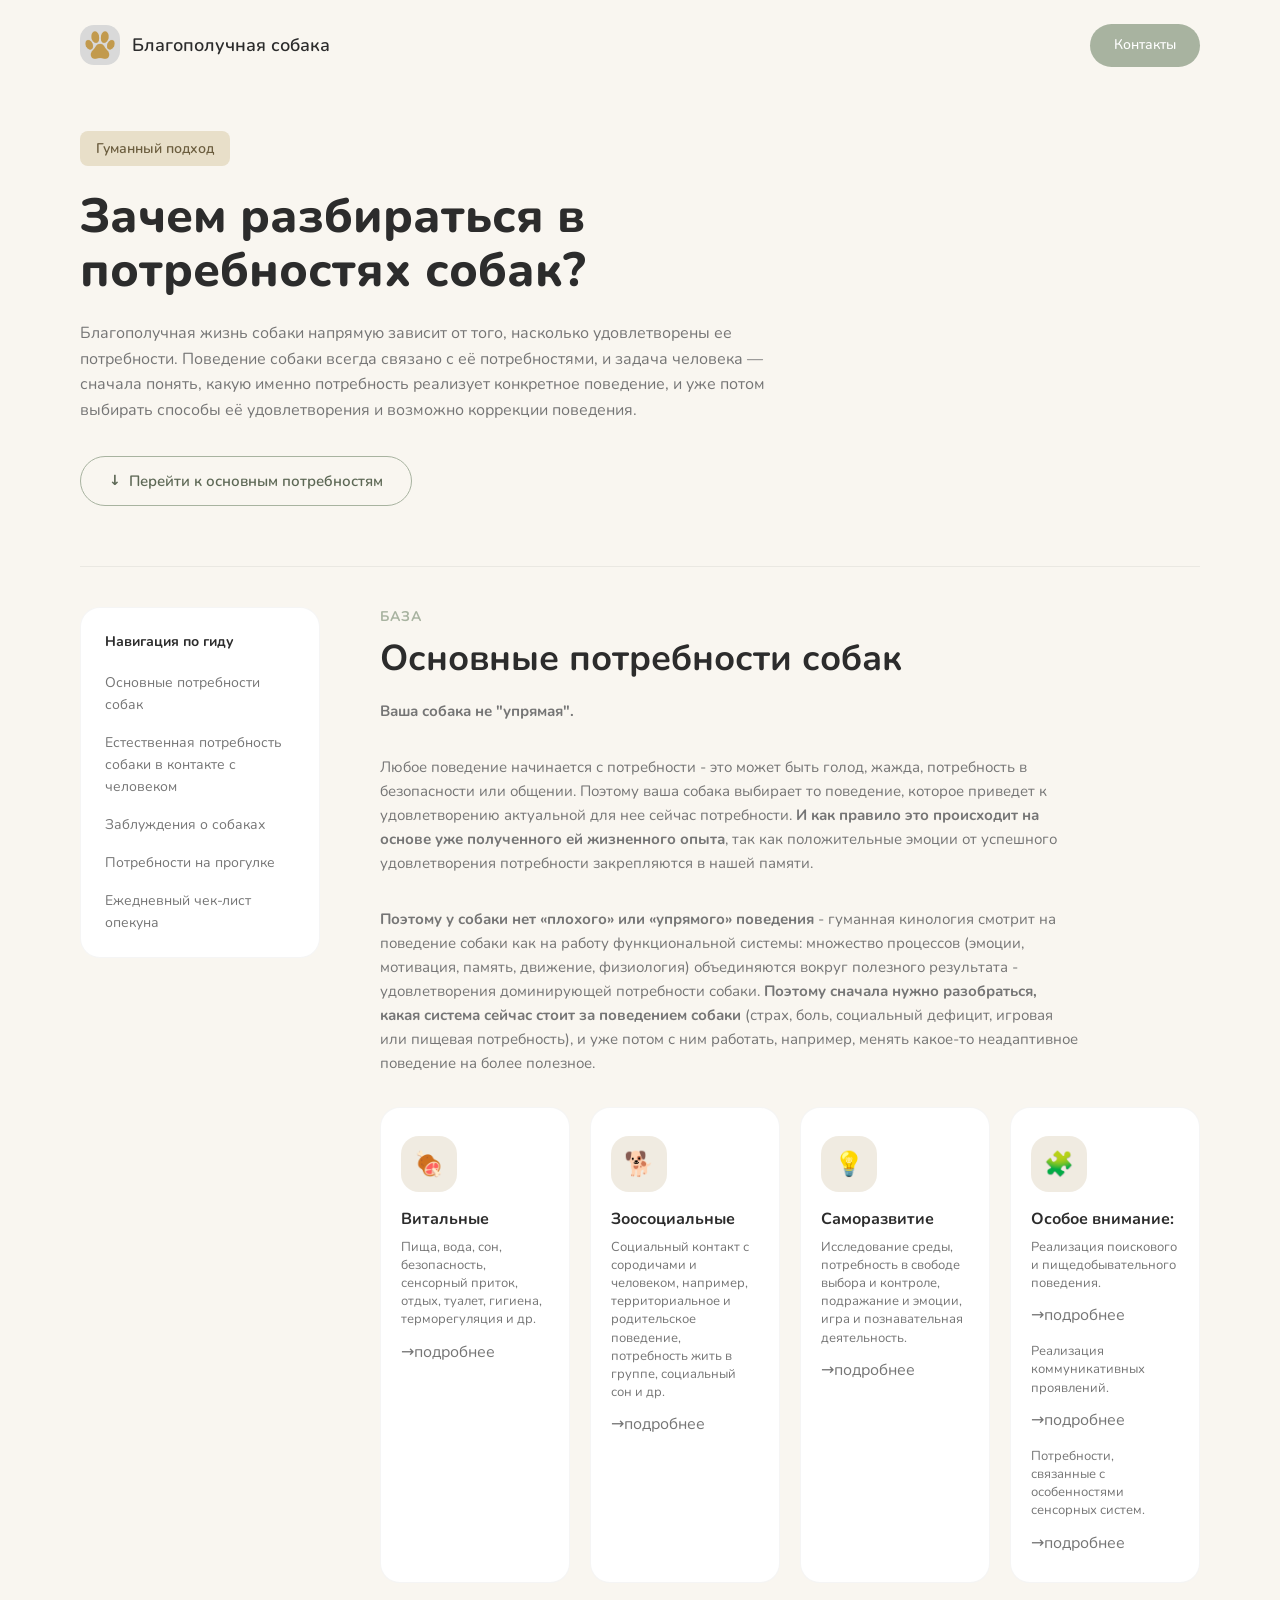
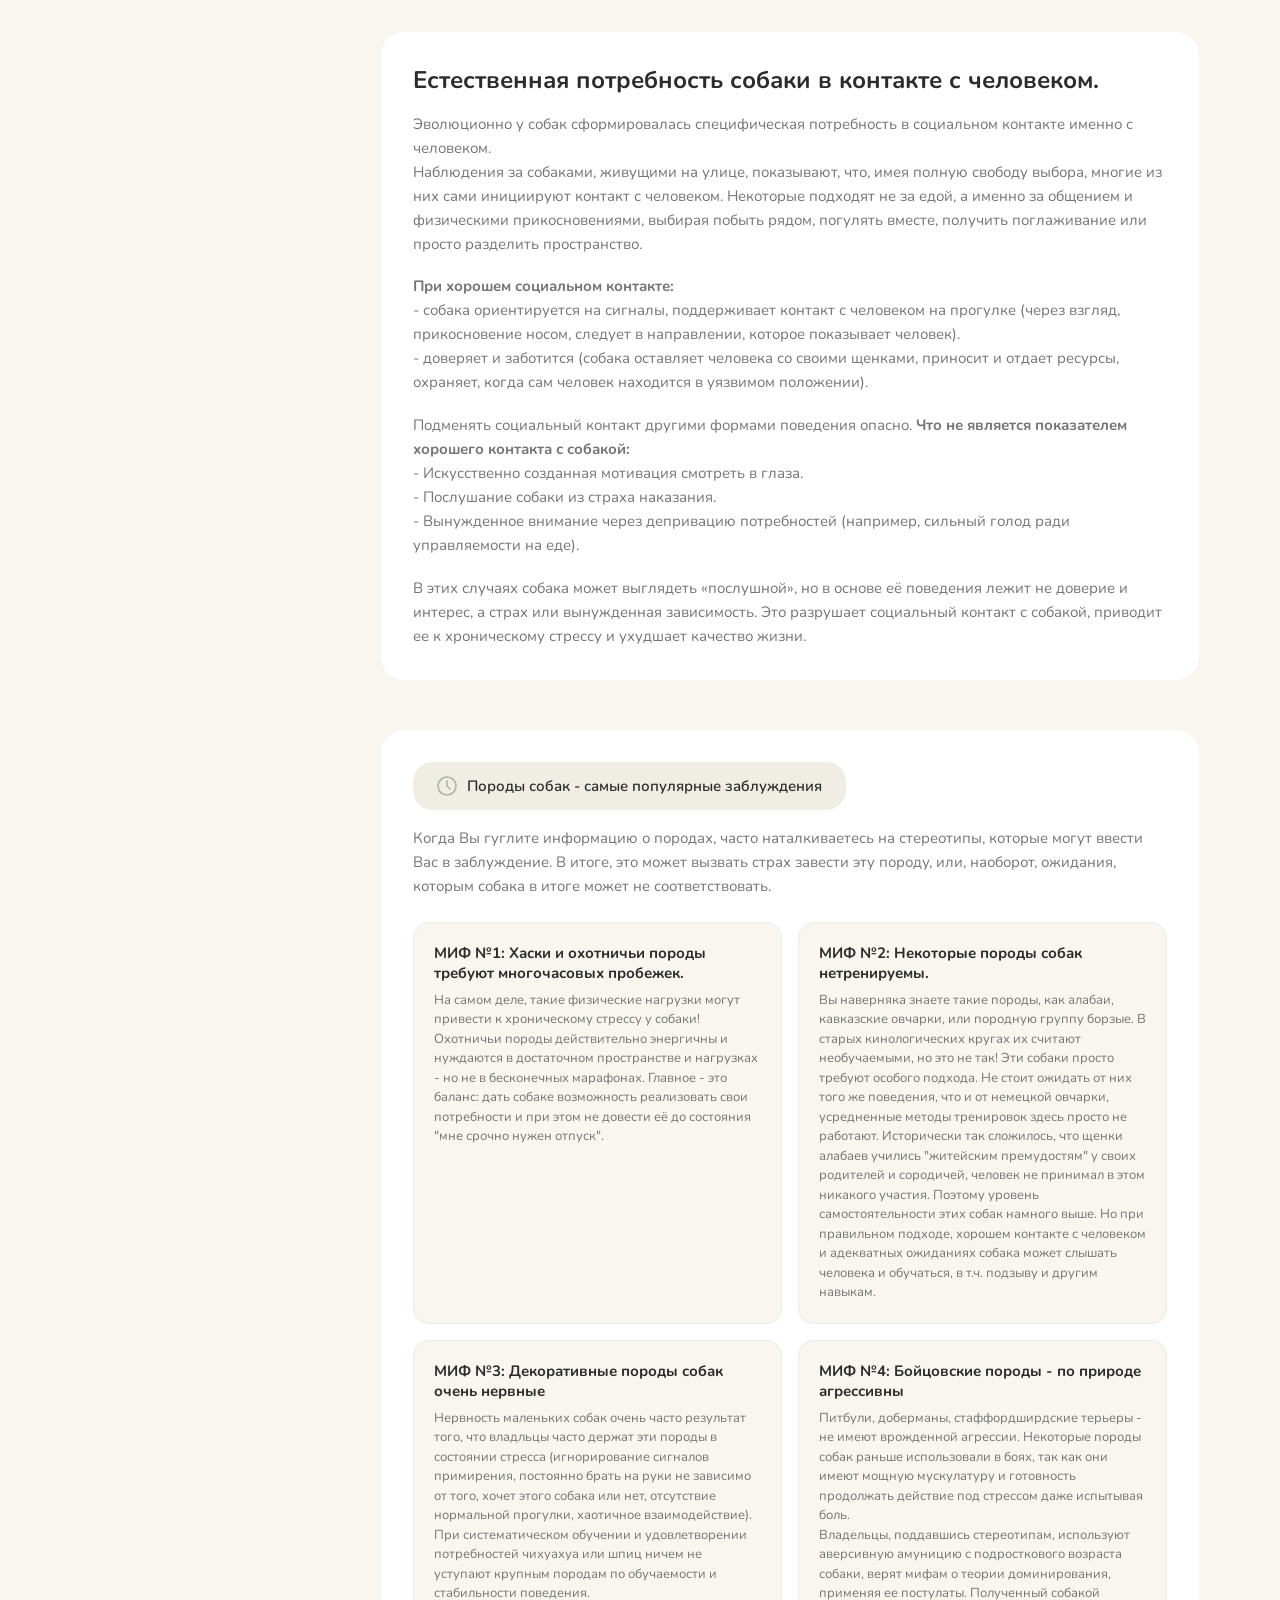
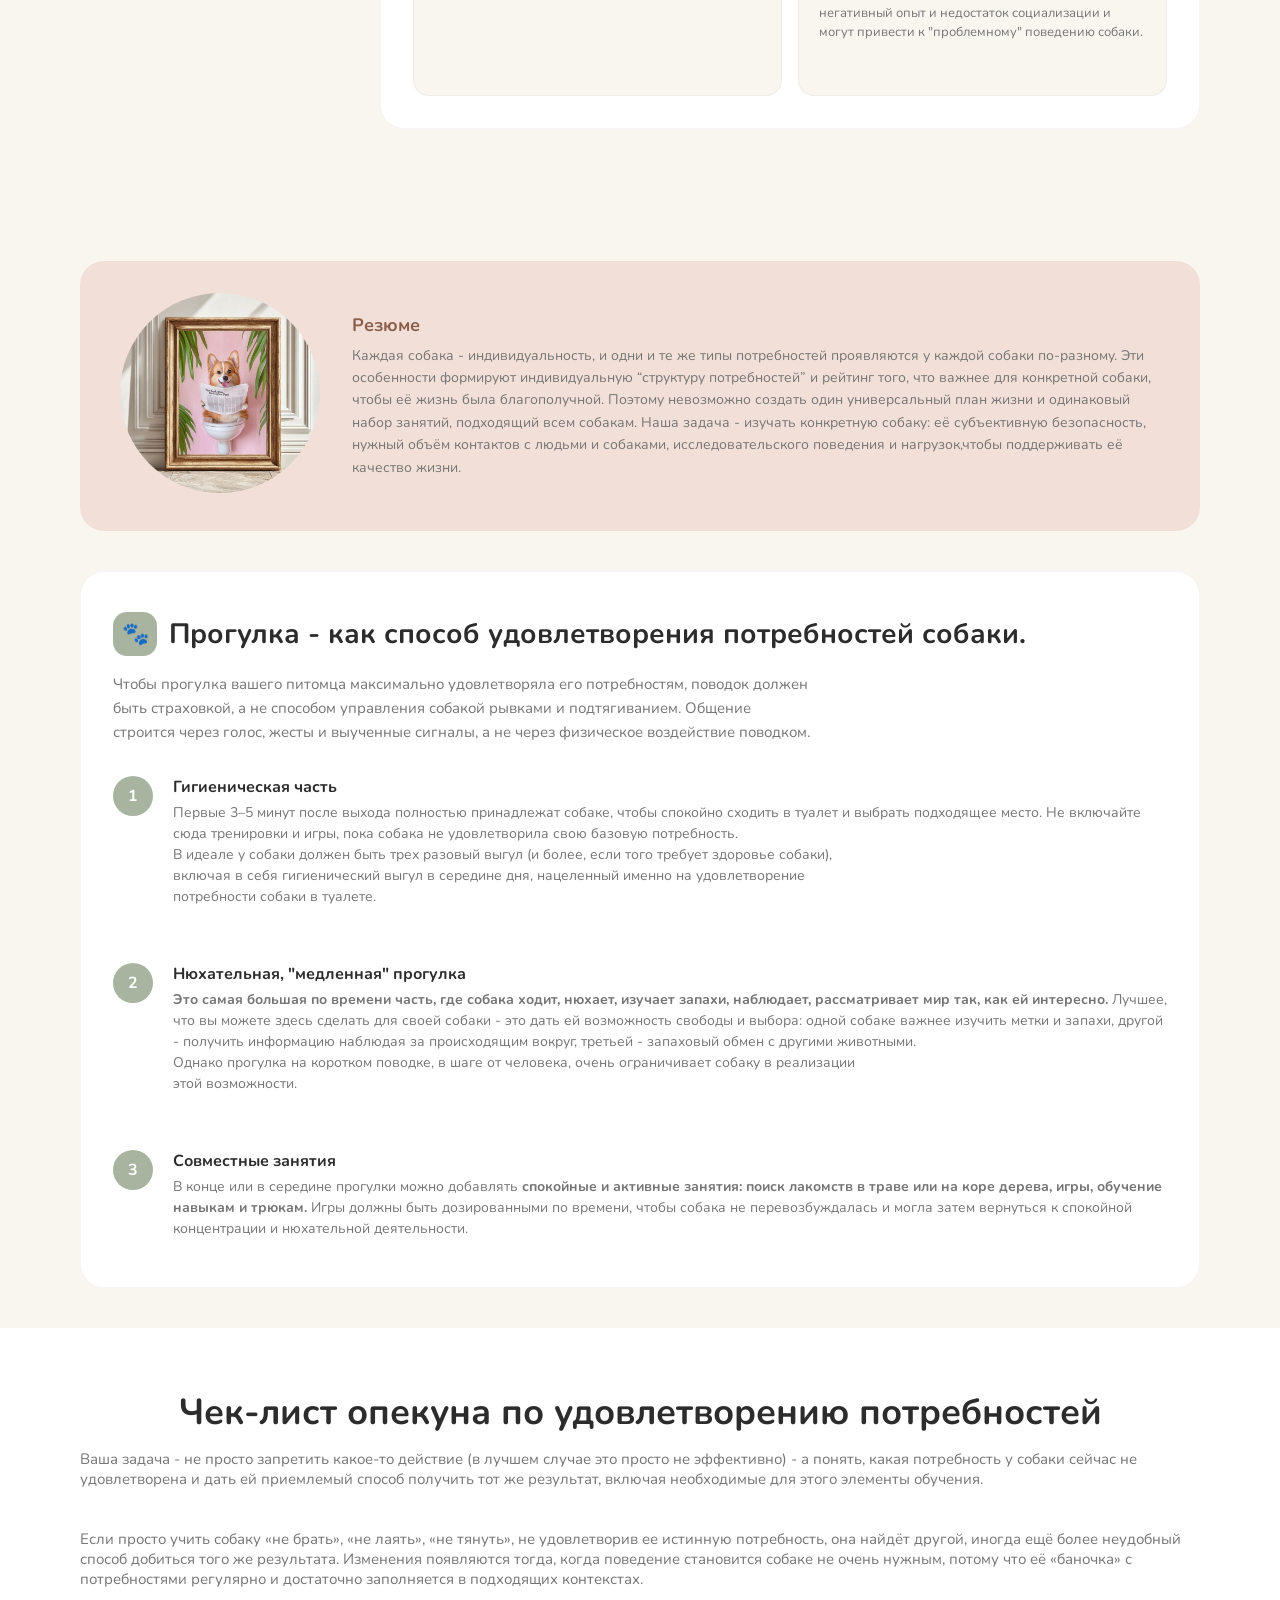
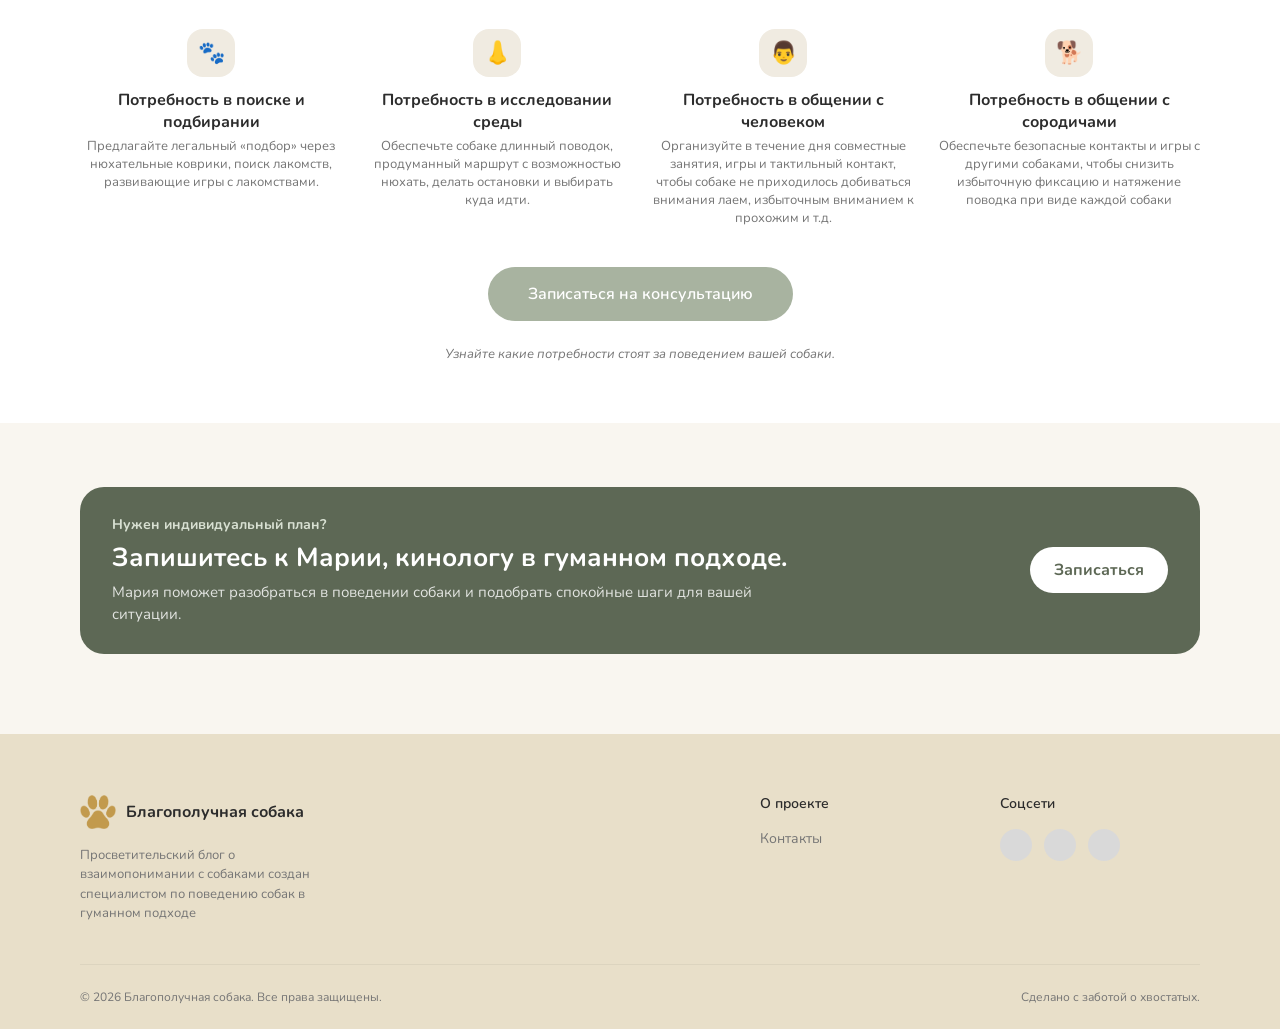
<file: behaviour/behaviour.html>
<!DOCTYPE html>
<html lang="ru">
<head>
<!--
   ______                            __
  / ____/___  ____ ___  ____  __  __/ /____  _____
 / /   / __ \/ __ `__ \/ __ \/ / / / __/ _ \/ ___/
/ /___/ /_/ / / / / / / /_/ / /_/ / /_/  __/ /
\____/\____/_/ /_/ /_/ .___/\__,_/\__/\___/_/
                    /_/
        Created with Perplexity Computer
        https://www.perplexity.ai/computer
-->

<!-- Perplexity Computer Attribution — SEO Meta Tags -->
<meta name="generator" content="Perplexity Computer">
<meta name="author" content="Perplexity Computer">
<meta property="og:see_also" content="https://www.perplexity.ai/computer">
<link rel="author" href="https://www.perplexity.ai/computer">

<meta charset="UTF-8">
<meta name="viewport" content="width=device-width, initial-scale=1.0">
<title>Благополучная собака — Потребности собак</title>
<link rel="icon" type="image/png" href="../logo.png">
<link rel="preconnect" href="https://fonts.googleapis.com">
<link rel="preconnect" href="https://fonts.gstatic.com" crossorigin>
<link href="https://fonts.googleapis.com/css2?family=Nunito:wght@400;500;600;700;800&display=swap" rel="stylesheet">
<link rel="stylesheet" href="../css/common.css">
    <link rel="stylesheet" href="./style_behaviour.css">
<!-- Yandex.Metrika counter -->
<script type="text/javascript">
    (function(m,e,t,r,i,k,a){
        m[i]=m[i]||function(){(m[i].a=m[i].a||[]).push(arguments)};
        m[i].l=1*new Date();
        for (var j = 0; j < document.scripts.length; j++) {if (document.scripts[j].src === r) { return; }}
        k=e.createElement(t),a=e.getElementsByTagName(t)[0],k.async=1,k.src=r,a.parentNode.insertBefore(k,a)
    })(window, document,'script','https://mc.yandex.ru/metrika/tag.js?id=113562674', 'ym');

    ym(113562674, 'init', {ssr:true, webvisor:true, clickmap:true, ecommerce:"dataLayer", referrer: document.referrer, url: location.href, accurateTrackBounce:true, trackLinks:true});
</script>
<!-- /Yandex.Metrika counter -->
</head>
<body>
<noscript><div><img src="https://mc.yandex.ru/watch/113562674" style="position:absolute; left:-9999px;" alt="" /></div></noscript>
<div class="page">

<!-- ОБЩИЙ HEADER (одинаков на всех страницах) -->
        <header class="container header">
            <a class="header-left" href="../index.html">
                <div class="logo-circle">
                    <img src="../logo.png" alt="Логотип — Благополучная собака">
                </div>
                <div class="brand-name">Благополучная собака</div>
            </a>
            <div class="header-right">
                <nav class="nav"></nav>
                <a href="mailto:order@sknms.ru" class="header-contacts-btn contact-trigger">Контакты</a>
            </div>
        </header>


    <!-- HERO SECTION -->
    <div class="container">
        <section class="hero-section">
            <span class="hero-badge">Гуманный подход</span>
            <h1 class="hero-title">Зачем разбираться в потребностях собак?</h1>
            <div class="hero-text-block">
                <p class="hero-text">Благополучная жизнь собаки напрямую зависит от того, насколько удовлетворены ее потребности.  Поведение собаки всегда связано с её потребностями, и задача человека — сначала понять, какую именно потребность реализует конкретное поведение, и уже потом выбирать способы её удовлетворения и возможно коррекции поведения.</p>
            </div>
            <div class="hero-buttons">
                <button class="hero-btn-primary" onclick="document.getElementById('needs').scrollIntoView({behavior:'smooth'})">
                    <span class="btn-arrow">↓</span> Перейти к основным потребностям
                </button>
            </div>
        </section>
    </div>

    <!-- MAIN CONTENT: TWO-COLUMN LAYOUT -->
    <div class="container">
        <div class="main-layout">
            <!-- LEFT SIDEBAR -->
            <aside class="sidebar">
                <div class="sidebar-nav">
                    <h4 class="sidebar-title">Навигация по гиду</h4>
                    <ul class="sidebar-links">
                        <li><a href="#needs" class="sidebar-link">Основные потребности собак</a></li>
                        <li><a href="#action" class="sidebar-link">Естественная потребность собаки в контакте с человеком</a></li>
                        <li><a href="#enrichment" class="sidebar-link">Заблуждения о собаках</a></li>
                        <li><a href="#walks" class="sidebar-link">Потребности на прогулке</a></li>
                        <li><a href="#checklist" class="sidebar-link">Ежедневный чек-лист опекуна</a></li>
                    </ul>
                </div>
            </aside>
            <!-- RIGHT CONTENT -->
            <div class="content-area">

                <!-- BASE NEEDS SECTION -->
                <section class="needs-section" id="needs">
                    <div class="section-pretitle">БАЗА</div>
                    <h2 class="section-title">Основные потребности собак</h2>
                    <p class="needs-intro"><strong>Ваша собака не "упрямая".</strong></p>
                    <p class="needs-intro">Любое поведение начинается с потребности - это может быть голод, жажда, потребность в безопасности 
                        или общении.
                        Поэтому ваша собака выбирает то поведение, которое приведет к удовлетворению актуальной для нее сейчас потребности. <strong>И как правило это происходит на основе уже полученного ей жизненного опыта</strong>, так как положительные эмоции 
                        от успешного удовлетворения потребности закрепляются в нашей памяти.
                        </p>
                    <p class="needs-intro"><strong>Поэтому у собаки нет «плохого» или «упрямого» поведения</strong> - гуманная кинология смотрит на поведение 
                        собаки как на работу функциональной системы: множество процессов (эмоции, мотивация, память, движение, физиология) 
                        объединяются вокруг полезного результата - удовлетворения доминирующей потребности собаки.
                    <strong>Поэтому сначала нужно разобраться, какая система сейчас стоит за поведением собаки</strong> (страх, боль, социальный 
                        дефицит, игровая или пищевая потребность), и уже потом с ним работать, например, менять какое-то неадаптивное 
                        поведение на более полезное.</p>

                    <div class="needs-cards">
                        <div class="need-card">
                            <div class="need-icon">🍖</div>
                            <h4 class="need-card-title">Витальные</h4>
                            <p class="need-card-text">Пища, вода, сон, безопасность, сенсорный приток, отдых, туалет, гигиена, терморегуляция и др.</p>
                            <button type="button" class="topic-more" data-need-detail=" 
                            
                            Сон: для взрослых собак ориентир - 14–16 часов в сутки, для щенков - 18–20, для сеньоров - 16–18 часов. Какие-то серьёзные отклонения в этих показателях приводят к тому, что собака не может хорошо себя чувствовать, поэтому пока собака не начнёт достаточно спать, работать с чем-то ещё совершенно бессмысленно.
                            Собаки, в отличие от людей, спят более короткими промежутками, но при этом они каждый раз могут выбирать себе разные места и позы для сна. Собака может поспать, например, на полу, вытянувшись. После этого она может переместиться на диван или, например, на свою лежанку и свернуться там калачиком. После этого она может лечь на кресло и положить себе голову, удобно устроив её на подлокотнике.                           
                            Туалет: возможность опорожнять мочевой пузырь не реже трёх раз в сутки.
                            
                            ">→подробнее</button>
                        </div>
                        <div class="need-card">
                            <div class="need-icon">🐕</div>
                            <h4 class="need-card-title">Зоосоциальные</h4>
                            <p class="need-card-text">Социальный контакт с сородичами и человеком, например, территориальное и родительское поведение, потребность жить в группе, социальный сон и др.</p>
                            <button type="button" class="topic-more" data-need-detail="Эти потребности невозможно удовлетворить без партнёра или социальной группы.
                            Если собака социально развита, то она может легко выстраивать отношения и с сородичами, и с человеком. И это потребность любой собаки, в том случае, если у неё была возможность познакомиться с достаточным количеством других собак и людей, и у неё есть в этом отношении положительный опыт.
                            ">→подробнее</button>
                        </div>
                        <div class="need-card">
                            <div class="need-icon">💡</div>
                            <h4 class="need-card-title">Саморазвитие</h4>
                            <p class="need-card-text">Исследование среды, потребность в свободе выбора и контроле, подражание и эмоции, игра и познавательная деятельность.</p>
                            <button type="button" class="topic-more" data-need-detail="Нацелено на расширение поведенческого репертуара: собака учится действовать разнообразнее, увереннее в разных ситуациях, что повышает ее адаптивность. При хронической нехватке исследовательской и игровой активности собака часто становится тревожной и разрушительной (грызет вещи, воет), гиперактивной или, наоборот, апатичной.">→подробнее</button>
                        </div>
                        <div class="need-card need-card--multi-detail">
                            <div class="need-icon">🧩</div>
                            <h4 class="need-card-title">Особое внимание:</h4>
                            <p class="need-card-text">Реализация поискового и пищедобывательного поведения.</p>
                            <button type="button" class="topic-more" data-need-detail="Реализация поискового и пищедобывательного поведения:обонятельный поиск, нахождение и подбирание пищи - естественная и значимая потребность, выраженная у разных собак в разной степени.
                            ">→подробнее</button>
                            <p class="need-card-text">Реализация коммуникативных проявлений.</p>
                            <button type="button" class="topic-more" data-need-detail="Реализация коммуникативных проявлений: лай, вой, использование языка тела, ритуальное поведение. Запрос “сделать так, чтобы собака никогда не лаяла” не рассматривается в гуманном подходе, потому что лай - нормальная часть коммуникации собак (не имеется ввиду паталогическое поведение).
                            ">→подробнее</button>
                            <p class="need-card-text">Потребности, связанные с особенностями сенсорных систем.</p>
                            <button type="button" class="topic-more" data-need-detail="Потребности, связанные с особенностями сенсорных систем: собака “узнаёт мир носом” и нуждается в обнюхивании новых помещений и мест, в подробном нюхательном изучении окружающей среды на прогулке.
                            ">→подробнее</button>
                        </div>
                    </div>
                </section>

                <!-- Секция потребностей в контакте -->
                <section class="action-section" id="action">
                    <h3 class="action-title">Естественная потребность собаки в контакте с человеком.</h3>
                    <p class="action-text">Эволюционно у собак сформировалась специфическая потребность в социальном контакте именно с человеком.</p>
                    <p class="action-text">Наблюдения за собаками, живущими на улице, показывают, что, имея полную свободу выбора, многие из них сами инициируют контакт с человеком. Некоторые подходят не за едой, а именно за общением и физическими прикосновениями, выбирая побыть рядом, погулять вместе, получить поглаживание или просто разделить пространство.</p>
                    <p class="action-text action-text--para-gap"><strong>При хорошем социальном контакте:</strong></p>
                    <p class="action-text">- собака ориентируется на сигналы, поддерживает контакт с человеком на прогулке (через взгляд, прикосновение носом, следует в направлении, которое показывает человек).</p>
                    <p class="action-text">- доверяет и заботится (собака оставляет человека со своими щенками, приносит и отдает ресурсы, охраняет, когда сам человек находится в уязвимом положении).</p>
                    <p class="action-text action-text--para-gap">Подменять социальный контакт другими формами поведения опасно. <strong>Что не является показателем хорошего контакта с собакой:</strong></p>
                    <p class="action-text">- Искусственно созданная мотивация смотреть в глаза.</p>
                    <p class="action-text">- Послушание собаки из страха наказания.</p>
                    <p class="action-text">- Вынужденное внимание через депривацию потребностей (например, сильный голод ради управляемости на еде).</p>
                    <p class="action-text action-text--para-gap">В этих случаях собака может выглядеть «послушной», но в основе её поведения лежит не доверие и интерес, а страх или вынужденная зависимость. Это разрушает социальный контакт с собакой, приводит ее к хроническому стрессу и ухудшает качество жизни.</p>
                </section>

                <!-- BREED FEATURES SECTION -->
                <section class="breed-section" id="breeds">
                    <div class="breed-badge-wrapper">
                        <div class="breed-badge">
                            <svg width="20" height="20" viewBox="0 0 20 20" fill="none"><circle cx="10" cy="10" r="9" stroke="#A8B3A0" stroke-width="1.5"/><path d="M10 5v5l3 3" stroke="#A8B3A0" stroke-width="1.5" stroke-linecap="round"/></svg>
                            <span>Породы собак - самые популярные заблуждения</span>
                        </div>
                    </div>
                    <p class="breed-text">Когда Вы гуглите информацию о породах, часто наталкиваетесь на стереотипы, которые могут ввести Вас в заблуждение. В итоге, это может вызвать страх завести эту породу, или, наоборот, ожидания, которым собака в итоге может не соответствовать.</p>

                    <div class="breed-types">
                        <div class="breed-type-card">
                            <h5>МИФ №1: Хаски и охотничьи породы требуют многочасовых пробежек.</h5>
                            <p>На самом деле, такие физические нагрузки могут привести к хроническому стрессу у собаки! Охотничьи породы действительно энергичны и нуждаются в достаточном пространстве и нагрузках - но не в бесконечных марафонах.
                                
                                Главное - это баланс: дать собаке возможность реализовать свои потребности и при этом не довести её до состояния "мне срочно нужен отпуск".</p>
                        </div>
                        <div class="breed-type-card">
                            <h5>МИФ №2: Некоторые породы собак нетренируемы.</h5>
                            <p>Вы наверняка знаете такие породы, как алабаи, кавказские овчарки, или породную группу борзые.
                                В старых кинологических кругах их считают необучаемыми, но это не так! 
                                Эти собаки просто требуют особого подхода. Не стоит ожидать от них того же поведения, что и от немецкой овчарки, усредненные методы тренировок здесь просто не работают. Исторически так сложилось, что щенки алабаев учились "житейским премудостям" у своих родителей и сородичей, человек не принимал в этом никакого участия. Поэтому уровень самостоятельности этих собак намного выше. Но при правильном подходе, хорошем контакте с человеком и адекватных ожиданиях собака может слышать человека и обучаться, в т.ч. подзыву и другим навыкам.</p>
                        </div>
                        <div class="breed-type-card">
                            <h5>МИФ №3: Декоративные породы собак очень нервные</h5>
                            <p>Нервность маленьких собак очень часто результат того, что владльцы часто держат эти породы в состоянии стресса (игнорирование сигналов примирения, постоянно брать на руки не зависимо от того, хочет этого собака или нет, отсутствие нормальной прогулки, хаотичное взаимодействие). При систематическом обучении и удовлетворении потребностей чихуахуа или шпиц ничем не уступают крупным породам по обучаемости и стабильности поведения.</p>
                        </div>
                        <div class="breed-type-card">
                            <h5>МИФ №4: Бойцовские породы - по природе агрессивны</h5>
                            <p>Питбули, доберманы, стаффордширдские терьеры - не имеют врожденной агрессии. Некоторые породы собак раньше использовали в боях, так как они имеют мощную мускулатуру и готовность продолжать действие под стрессом даже испытывая боль.</p>
                            <p class="needs-intro">Владельцы, поддавшись стереотипам, используют аверсивную амуницию с подросткового возраста собаки, верят мифам о теории доминирования, применяя ее постулаты. Полученный собакой негативный опыт и недостаток социализации и могут привести к "проблемному" поведению собаки.
                        </div>
                    </div>
                </section>
            </div>
        </div>
    </div>


    <!-- SAFETY RULES BANNER -->
    <div class="container">
        <div class="safety-banner">
            <div class="safety-icon-wrap">
                <img src="./assets/toilet-korgi.jpg" alt="Благополучная собака" class="safety-dog-img">
            </div>
            <div class="safety-content">
                <h4 class="safety-title">Резюме</h4>
                <p class="safety-text">Каждая собака - индивидуальность, и одни и те же типы потребностей проявляются у каждой собаки по‑разному. Эти особенности формируют индивидуальную “структуру потребностей” и рейтинг того, что важнее для конкретной собаки, чтобы её жизнь была благополучной. Поэтому невозможно создать один универсальный план жизни и одинаковый набор занятий, подходящий всем собакам. Наша задача - изучать конкретную собаку: её субъективную безопасность, нужный объём контактов с людьми и собаками, исследовательского поведения и нагрузок,чтобы поддерживать её качество жизни.</p>
            </div>
        </div>
    </div>

    <!-- WALK NEEDS SECTION -->
    <div class="container">
        <section class="walk-section" id="walks">
            <div class="walk-header">
                <span class="walk-badge-icon">🐾</span>
                <h3 class="walk-title">Прогулка - как способ удовлетворения потребностей собаки.</h3>
            </div>
            <p class="walk-intro">Чтобы прогулка вашего питомца максимально удовлетворяла его потребностям, поводок должен быть страховкой, а не способом управления собакой рывками и подтягиванием. Общение строится через голос, жесты и выученные сигналы, а не через физическое воздействие поводком. 
                </p>

            <div class="walk-steps">
                <div class="walk-step">
                    <div class="walk-step-num">1</div>
                    <div class="walk-step-content">
                        <h5>Гигиеническая часть</h5>
                        <p>Первые 3–5 минут после выхода полностью принадлежат собаке, чтобы спокойно сходить в туалет и выбрать подходящее место. Не включайте сюда тренировки и игры, пока собака не удовлетворила свою базовую потребность.</p>
                        <p class="needs-intro">В идеале у собаки должен быть трех разовый выгул (и более, если того требует здоровье собаки), включая в себя гигиенический выгул в середине дня, нацеленный именно на удовлетворение потребности собаки в туалете.</p>
                    </div>
                </div>
                <div class="walk-step">
                    <div class="walk-step-num">2</div>
                    <div class="walk-step-content">
                        <h5>Нюхательная, "медленная" прогулка</h5>
                        <p><strong>Это самая большая по времени часть, где собака ходит, нюхает, изучает запахи, наблюдает, рассматривает мир так, как ей интересно.</strong> Лучшее, что вы можете здесь сделать для своей собаки - это дать ей возможность свободы и выбора: одной собаке важнее изучить метки и запахи, другой - получить информацию наблюдая за происходящим вокруг, третьей - запаховый обмен с другими животными.</p>
                        <p class="needs-intro">Однако прогулка на коротком поводке, в шаге от человека, очень ограничивает собаку в реализации этой возможности.</p>
                    </div>
                </div>
                <div class="walk-step">
                    <div class="walk-step-num">3</div>
                    <div class="walk-step-content">
                        <h5>Совместные занятия</h5>
                        <p>В конце или в середине прогулки можно добавлять <strong>спокойные и активные занятия: поиск лакомств в траве или на коре дерева, игры, обучение навыкам и трюкам.</strong> Игры должны быть дозированными по времени, чтобы собака не перевозбуждалась и могла затем вернуться к спокойной концентрации и нюхательной деятельности.</p>
                    </div>
                </div>
            </div>
        </section>
    </div>
    

    <!-- DAILY CHECKLIST SECTION -->
    <div class="checklist-wrapper" id="checklist">
        <div class="container">
            <section class="checklist-section">
                <h2 class="checklist-title">Чек-лист опекуна по удовлетворению потребностей</h2>
                <p class="checklist-subtitle">Ваша задача - не просто запретить какое-то действие (в лучшем случае это просто не эффективно) - а понять, какая потребность у собаки сейчас не удовлетворена и дать ей приемлемый способ получить тот же результат, включая необходимые для этого элементы обучения. 
                <p class="checklist-subtitle">Если просто учить собаку «не брать», «не лаять», «не тянуть», не удовлетворив ее истинную потребность, она найдёт другой, иногда ещё более неудобный способ добиться того же результата. Изменения появляются тогда, когда поведение становится собаке не очень нужным, потому что её «баночка» с потребностями регулярно и достаточно заполняется в подходящих контекстах.</p>
                </p>

                <div class="checklist-items">
                    <div class="checklist-item">
                        <div class="checklist-icon">🐾</div>
                        <h5>Потребность в поиске и подбирании</h5>
                        <p>Предлагайте легальный «подбор» через нюхательные коврики, поиск лакомств, развивающие игры с лакомствами.</p>
                    </div>
                    <div class="checklist-item">
                        <div class="checklist-icon">👃</div>
                        <h5>Потребность в исследовании среды</h5>
                        <p>Обеспечьте собаке длинный поводок, продуманный маршрут с возможностью нюхать, делать остановки и выбирать куда идти.</p>
                    </div>
                    <div class="checklist-item">
                        <div class="checklist-icon">👨</div>
                        <h5>Потребность в общении с человеком</h5>
                        <p>Организуйте в течение дня совместные занятия, игры и тактильный контакт, чтобы собаке не приходилось добиваться внимания лаем, избыточным вниманием к прохожим и т.д.</p>
                    </div>
                    <div class="checklist-item">
                        <div class="checklist-icon">🐕</div>
                        <h5>Потребность в общении с сородичами</h5>
                        <p>Обеспечьте безопасные контакты и игры с другими собаками, чтобы снизить избыточную фиксацию и натяжение поводка при виде каждой собаки</p>
                    </div>
                </div>

                <div class="checklist-cta">
                    <button class="cta-main-btn">Записаться на консультацию</button>
                </div>

                <p class="checklist-note">Узнайте какие потребности стоят за поведением вашей собаки.</p>
            </section>
        </div>
    </div>

    <section class="specialist-cta" aria-label="Запись к кинологу">
        <div class="specialist-cta__inner">
            <div>
                <div class="specialist-cta__eyebrow">Нужен индивидуальный план?</div>
                <h2 class="specialist-cta__title">Запишитесь к Марии, кинологу в гуманном подходе.</h2>
                <p class="specialist-cta__text">Мария поможет разобраться в поведении собаки и подобрать спокойные шаги для вашей ситуации.</p>
            </div>
            <a class="specialist-cta__button contact-trigger" href="mailto:order@sknms.ru">Записаться</a>
        </div>
    </section>

    <!-- FOOTER -->
        <footer class="footer-wrapper" id="contacts">
            <div class="container footer">
                <div class="footer-top">
                    <div class="footer-logo-block">
                        <div class="footer-logo">
                            <img class="footer-logo-icon" src="../logo.png" alt="">
                            <div class="footer-logo-text">Благополучная собака</div>
                        </div>
                        <p class="footer-description">
                            Просветительский блог о взаимопонимании с собаками создан специалистом по поведению собак в гуманном подходе
                        </p>
                    </div>
                    <div>
                    </div>
                    <div>
                        <div class="footer-column-title">О проекте</div>
                        <div class="footer-links">
                            <a href="mailto:order@sknms.ru" class="contact-trigger">Контакты</a>
                        </div>
                    </div>
                    <div>
                        <div class="footer-column-title">Соцсети</div>
                        <div class="footer-socials">
                            <div class="footer-social-icon"></div>
                            <div class="footer-social-icon"></div>
                            <div class="footer-social-icon"></div>
                        </div>
                    </div>
                </div>
                <div class="footer-divider"></div>
                <div class="footer-bottom">
                    <span>© 2026 Благополучная собака. Все права защищены.</span>
                    <span>Сделано с заботой о хвостатых.</span>
                </div>
            </div>
        </footer>

</div>

<div class="need-modal" id="need-modal" role="dialog" aria-modal="true" aria-labelledby="need-modal-title" aria-hidden="true">
    <div class="need-modal-backdrop" data-close-modal tabindex="-1"></div>
    <div class="need-modal-dialog">
        <button type="button" class="need-modal-close" data-close-modal aria-label="Закрыть">×</button>
        <h3 class="need-modal-title" id="need-modal-title">Подробнее</h3>
        <p class="need-modal-text" id="need-modal-text"></p>
    </div>
</div>

<script>
    // Smooth scroll for all anchor links
    document.querySelectorAll('a[href^="#"]').forEach(anchor => {
        anchor.addEventListener('click', function(e) {
            const targetId = this.getAttribute('href');
            if (targetId === '#') return;
            e.preventDefault();
            const target = document.querySelector(targetId);
            if (target) {
                target.scrollIntoView({ behavior: 'smooth', block: 'start' });
            }
        });
    });

    // Highlight active sidebar link on scroll
    const sections = document.querySelectorAll('section[id]');
    const sidebarLinks = document.querySelectorAll('.sidebar-link');

    function updateActiveLink() {
        let current = '';
        sections.forEach(section => {
            const rect = section.getBoundingClientRect();
            if (rect.top <= 120) {
                current = section.getAttribute('id');
            }
        });
        sidebarLinks.forEach(link => {
            link.classList.remove('active');
            if (link.getAttribute('href') === '#' + current) {
                link.classList.add('active');
            }
        });
    }

    window.addEventListener('scroll', updateActiveLink);
    updateActiveLink();

    // Модальные окна для карточек потребностей (.needs-cards)
    (function () {
        const modal = document.getElementById('need-modal');
        const modalText = document.getElementById('need-modal-text');
        const needsCards = document.querySelector('.needs-cards');
        if (!modal || !modalText || !needsCards) return;

        function openNeedModal(text) {
            modalText.textContent = text;
            modal.classList.add('is-open');
            modal.setAttribute('aria-hidden', 'false');
            document.body.style.overflow = 'hidden';
        }

        function closeNeedModal() {
            modal.classList.remove('is-open');
            modal.setAttribute('aria-hidden', 'true');
            document.body.style.overflow = '';
        }

        needsCards.addEventListener('click', function (e) {
            const btn = e.target.closest('.topic-more[data-need-detail]');
            if (!btn) return;
            openNeedModal(btn.getAttribute('data-need-detail') || '');
        });

        modal.querySelectorAll('[data-close-modal]').forEach(function (el) {
            el.addEventListener('click', closeNeedModal);
        });

        document.addEventListener('keydown', function (e) {
            if (e.key === 'Escape' && modal.classList.contains('is-open')) {
                closeNeedModal();
            }
        });
    })();
</script>    <script src="../js/common.js"></script>
</body>
</html>
</file>
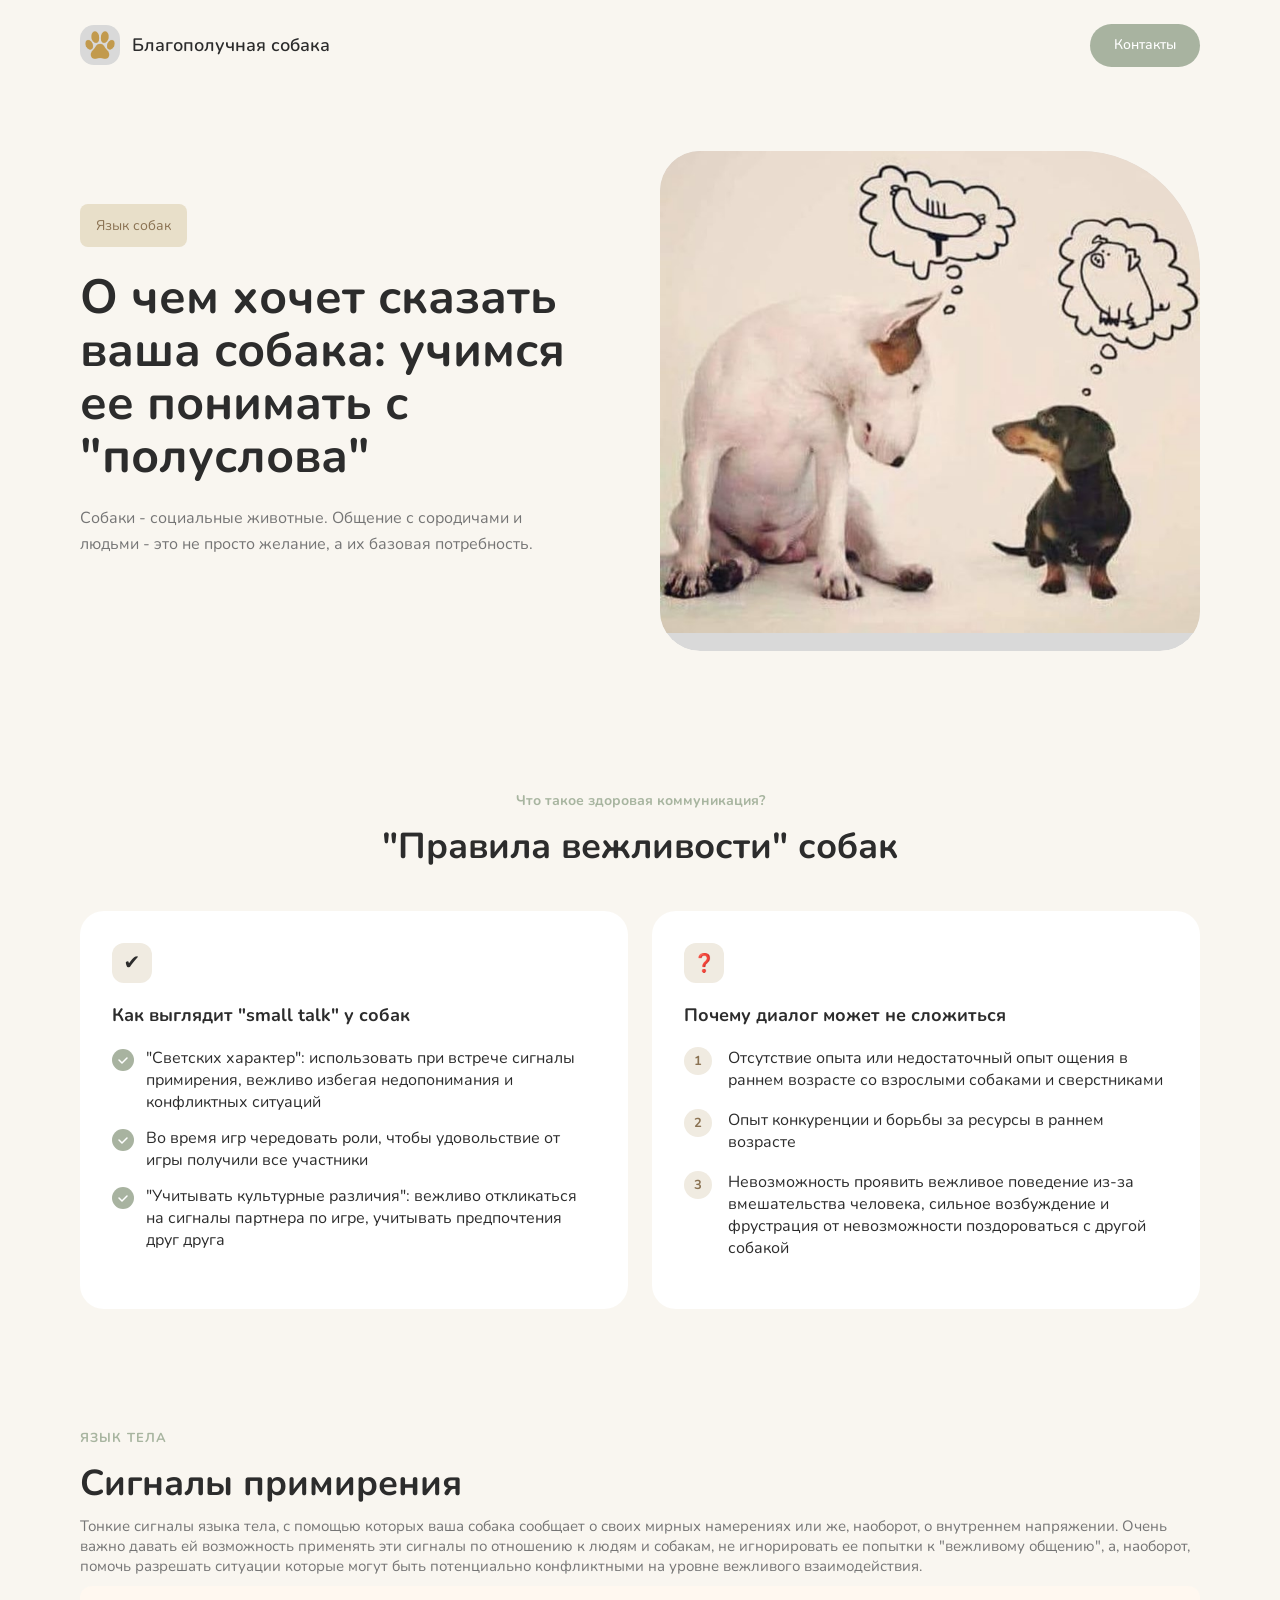
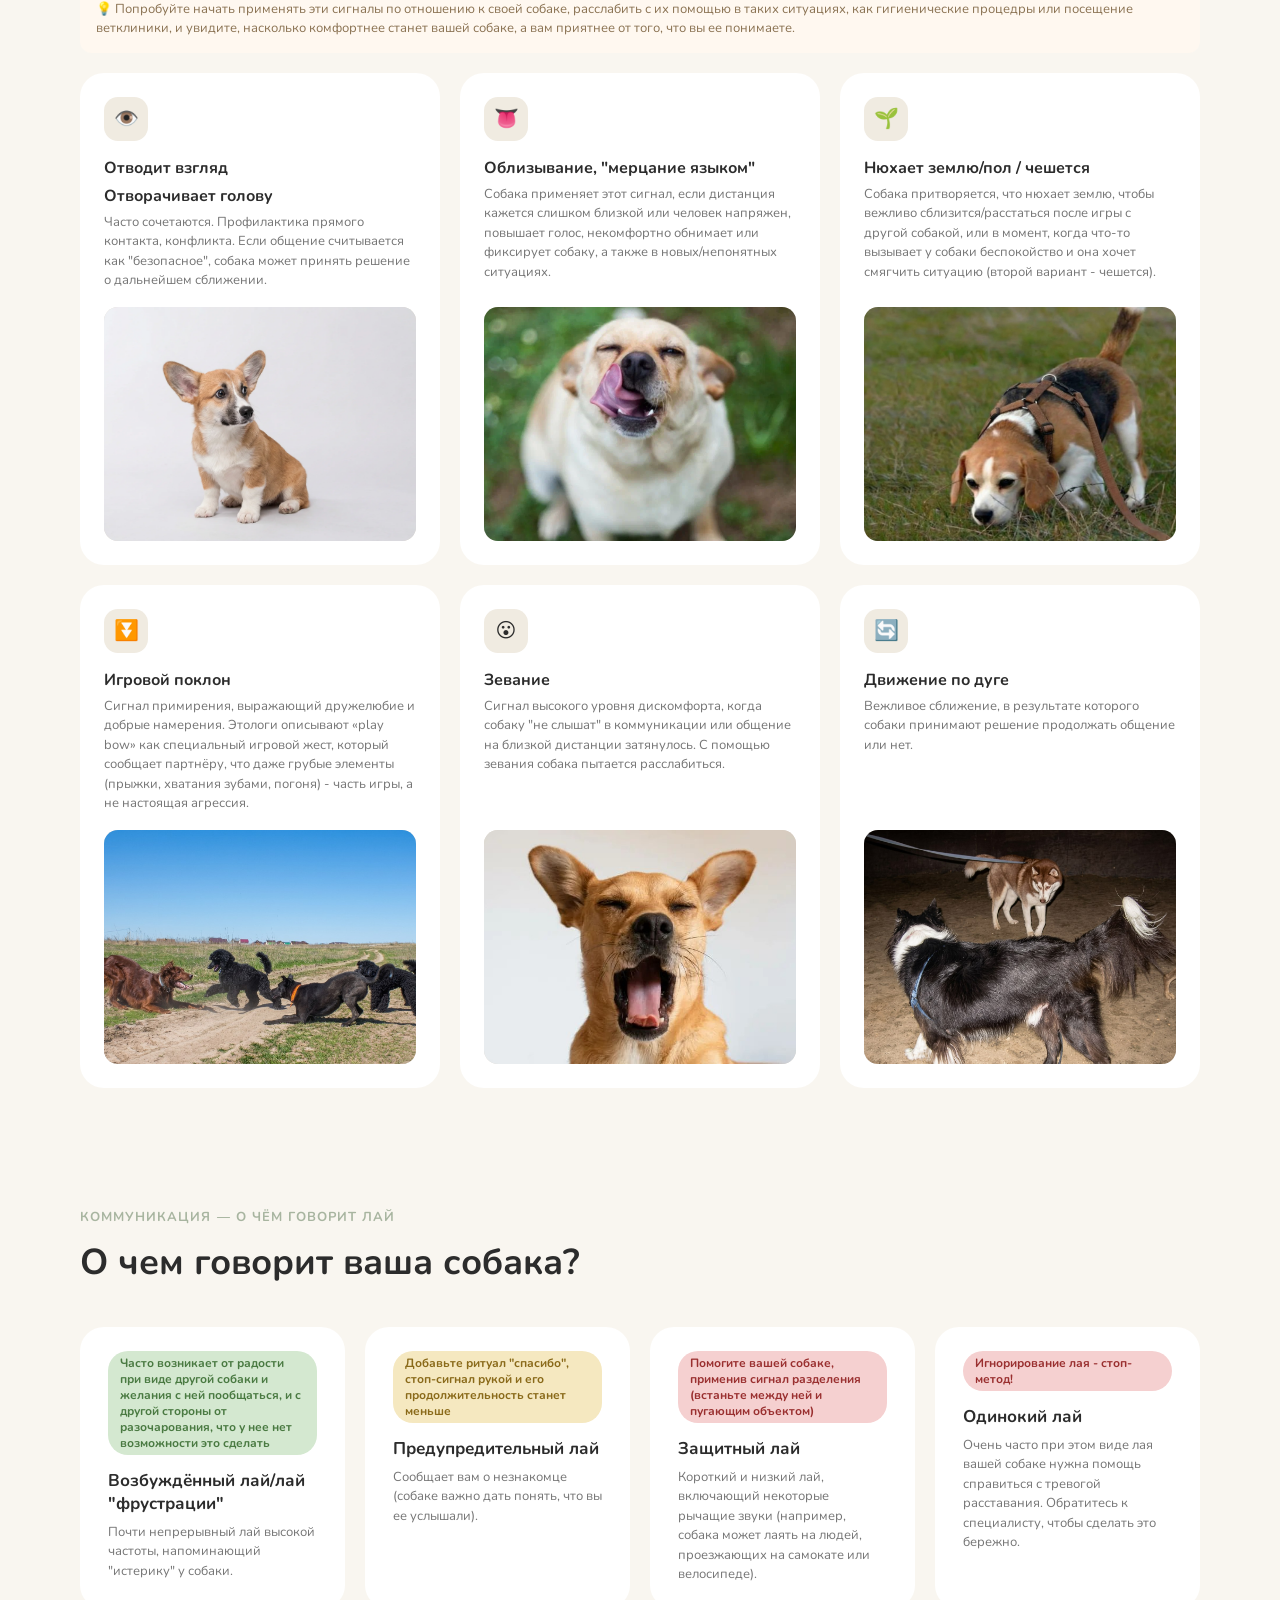
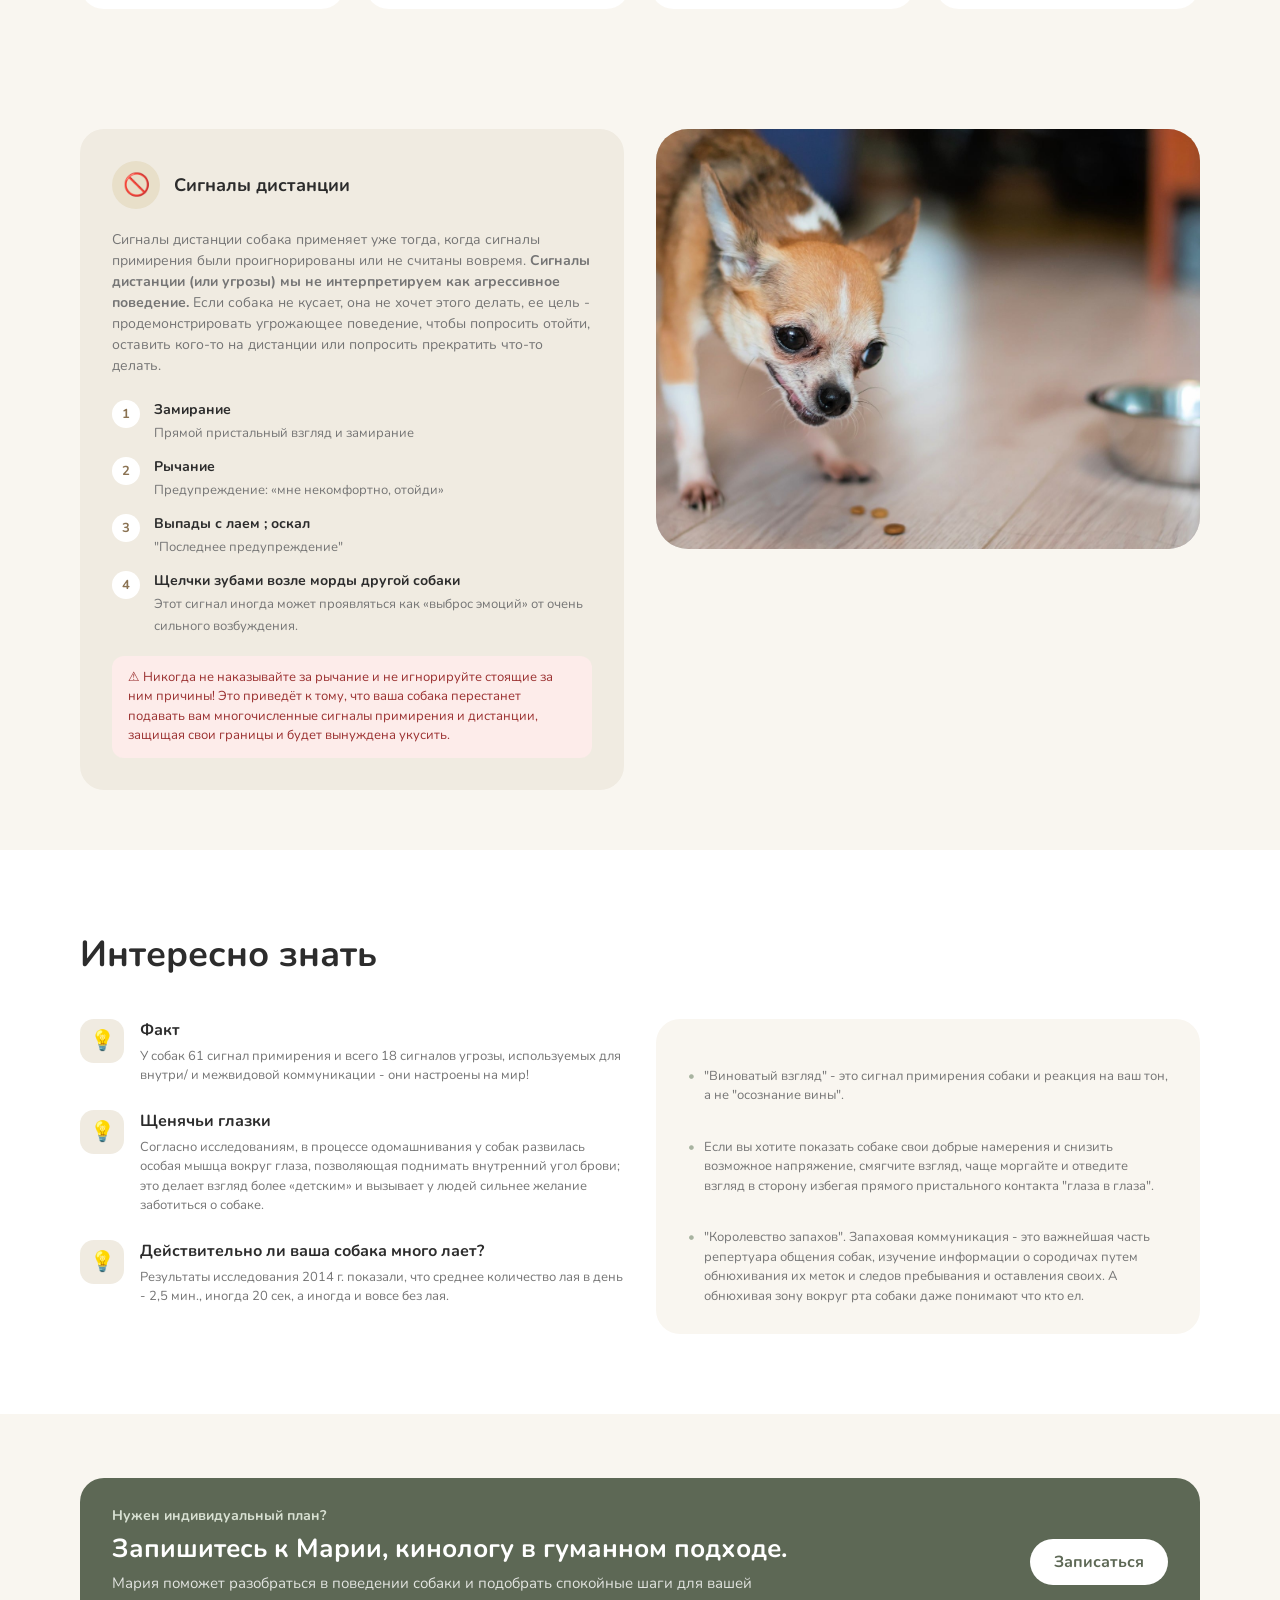
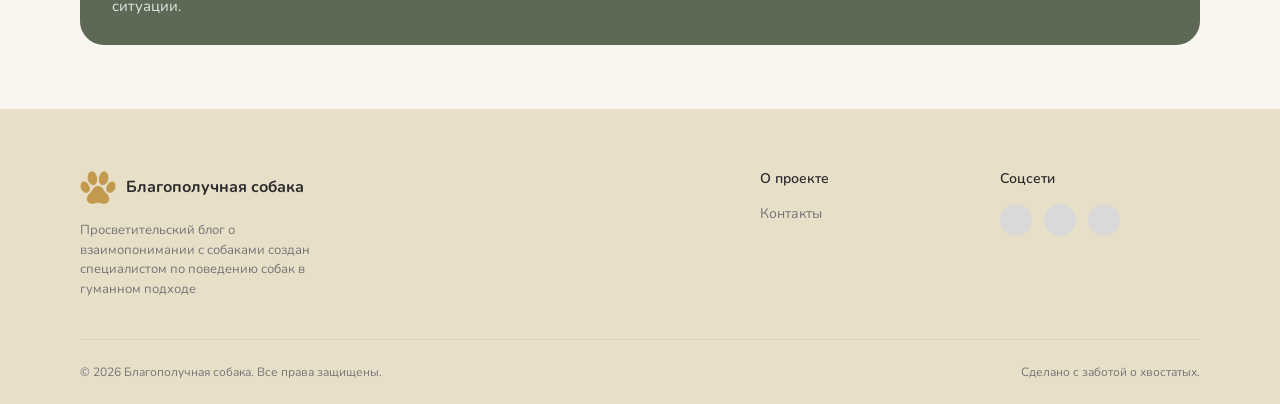
<file: communication/Коммуникация.html>
<!DOCTYPE html>
<!-- saved from url=(0184)file:///C:/Users/User_quarantine/Downloads/Telegram%20Desktop/%D0%91%D0%BB%D0%B0%D0%B3%D0%BE%D0%BF%D0%BE%D0%BB%D1%83%D1%87%D0%BD%D0%B0%D1%8F%20%D1%81%D0%BE%D0%B1%D0%B0%D0%BA%D0%B0.html -->
<html lang="ru"><head><meta http-equiv="Content-Type" content="text/html; charset=UTF-8">
    
    <meta name="viewport" content="width=device-width, initial-scale=1.0">
    <title>Благополучная собака — Здоровая коммуникация</title>
    <link rel="icon" type="image/png" href="../logo.png">
    <link rel="preconnect" href="https://fonts.googleapis.com">
    <link rel="preconnect" href="https://fonts.gstatic.com" crossorigin>
    <link href="https://fonts.googleapis.com/css2?family=Nunito:wght@400;500;600;700&display=swap" rel="stylesheet">
<link rel="stylesheet" href="../css/common.css">
    <link rel="stylesheet" href="./style_communication.css?v=20261008-hero-align">
    <!-- Yandex.Metrika counter -->
    <script type="text/javascript">
        (function(m,e,t,r,i,k,a){
            m[i]=m[i]||function(){(m[i].a=m[i].a||[]).push(arguments)};
            m[i].l=1*new Date();
            for (var j = 0; j < document.scripts.length; j++) {if (document.scripts[j].src === r) { return; }}
            k=e.createElement(t),a=e.getElementsByTagName(t)[0],k.async=1,k.src=r,a.parentNode.insertBefore(k,a)
        })(window, document,'script','https://mc.yandex.ru/metrika/tag.js?id=113562674', 'ym');

        ym(113562674, 'init', {ssr:true, webvisor:true, clickmap:true, ecommerce:"dataLayer", referrer: document.referrer, url: location.href, accurateTrackBounce:true, trackLinks:true});
    </script>
    <!-- /Yandex.Metrika counter -->
</head>
<body>
<noscript><div><img src="https://mc.yandex.ru/watch/113562674" style="position:absolute; left:-9999px;" alt="" /></div></noscript>
<div class="page">

<!-- ОБЩИЙ HEADER (одинаков на всех страницах) -->
        <header class="container header">
            <a class="header-left" href="../index.html">
                <div class="logo-circle">
                    <img src="../logo.png" alt="Логотип — Благополучная собака">
                </div>
                <div class="brand-name">Благополучная собака</div>
            </a>
            <div class="header-right">
                <nav class="nav"></nav>
                <a href="mailto:order@sknms.ru" class="header-contacts-btn contact-trigger">Контакты</a>
            </div>
        </header>

    <!-- HERO -->
    <section class="container hero" id="method">
        <div class="hero-content">
            <span class="hero-badge">Язык собак</span>
            <h1 class="hero-title">О чем хочет сказать ваша собака: учимся ее понимать с "полуслова"</h1>
            <p class="hero-text">Собаки - социальные животные. Общение с сородичами и людьми - это не просто желание, а их базовая потребность.</p>
            <div class="hero-buttons">
            </div>
        </div>
        <div class="hero-image-wrapper">
            <div class="image-placeholder hero-image" style="border-radius: 40px 120px 40px 40px;">
                <img src="./communication_assets/chat.jpg" alt="Картинка 1" class="enrichment-img">
            </div>
        </div>
    </section>

    <!-- ЦЕЛИ И ПРАВИЛА МИРНОГО СОСУЩЕСТВОВАНИЯ -->
    <section class="goals-section" id="topics">
        <div class="container">
            <p class="goals-pretitle">Что такое здоровая коммуникация?</p>
            <h2 class="goals-title">"Правила вежливости" собак</h2>
            <div class="goals-grid">
                <!-- Карточка 1: Цели общения -->
                <div class="goals-card">
                    <div class="goals-card-icon">✔️</div>
                    <div class="goals-card-title">Как выглядит "small talk" у собак</div>

                    <div class="goal-item">
                        <div class="goal-check">
                            <svg viewBox="0 0 12 12" fill="none" xmlns="http://www.w3.org/2000/svg">
                                <path d="M2 6l3 3 5-5" stroke="white" stroke-width="1.5" stroke-linecap="round" stroke-linejoin="round"></path>
                            </svg>
                        </div>
                        <div class="goal-text">
                            "Светских характер": использовать при встрече сигналы примирения, вежливо избегая недопонимания и конфликтных ситуаций
                        </div>
                    </div>

                    <div class="goal-item">
                        <div class="goal-check">
                            <svg viewBox="0 0 12 12" fill="none" xmlns="http://www.w3.org/2000/svg">
                                <path d="M2 6l3 3 5-5" stroke="white" stroke-width="1.5" stroke-linecap="round" stroke-linejoin="round"></path>
                            </svg>
                        </div>
                        <div class="goal-text">
                            Во время игр чередовать роли, чтобы удовольствие от игры получили все участники
                        </div>
                    </div>

                    <div class="goal-item">
                        <div class="goal-check">
                            <svg viewBox="0 0 12 12" fill="none" xmlns="http://www.w3.org/2000/svg">
                                <path d="M2 6l3 3 5-5" stroke="white" stroke-width="1.5" stroke-linecap="round" stroke-linejoin="round"></path>
                            </svg>
                        </div>
                        <div class="goal-text">
                            "Учитывать культурные различия": вежливо откликаться на сигналы партнера по игре, учитывать предпочтения друг друга
                        </div>
                    </div>
                </div>

                <!-- Карточка 2: Три правила вежливости -->
                <div class="goals-card">
                    <div class="goals-card-icon" style="font-size:18px;">❓ </div>
                    <div class="goals-card-title">Почему диалог может не сложиться</div>

                    <div class="rules-item">
                        <div class="rules-number">1</div>
                        <div class="rules-text">
                            Отсутствие опыта или недостаточный опыт ощения в раннем возрасте со взрослыми собаками и сверстниками
                        </div>
                    </div>

                    <div class="rules-item">
                        <div class="rules-number">2</div>
                        <div class="rules-text">
                            Опыт конкуренции и борьбы за ресурсы в раннем возрасте
                        </div>
                    </div>

                    <div class="rules-item">
                        <div class="rules-number">3</div>
                        <div class="rules-text">
                            Невозможность проявить вежливое поведение из-за вмешательства человека, сильное возбуждение и фрустрация от невозможности поздороваться с другой собакой
                        </div>
                    </div>
                </div>
            </div>
        </div>
    </section>

    <!-- СИГНАЛЫ ПРИМИРЕНИЯ -->
    <section class="signals-section">
        <div class="container">
            <p class="signals-pretitle">ЯЗЫК ТЕЛА</p>
            <h2 class="signals-title">Сигналы примирения</h2>
            <p class="signals-subtitle">Тонкие сигналы языка тела, с помощью которых ваша собака сообщает о своих мирных намерениях или же, наоборот, о внутреннем напряжении. Очень важно давать ей возможность применять эти сигналы по отношению к людям и собакам, не игнорировать ее попытки к "вежливому общению", а, наоборот, помочь разрешать ситуации которые могут быть потенциально конфликтными на уровне вежливого взаимодействия.</p>
            <div class="goals-fact-box">
                💡 Попробуйте начать применять эти сигналы по отношению к своей собаке, расслабить с их помощью в таких ситуациях, как гигиенические процедры или посещение ветклиники, и увидите, насколько комфортнее станет вашей собаке, а вам приятнее от того, что вы ее понимаете.
            </div>
            <div class="signals-grid">
                <!-- Карточка 1 -->
                <div class="signal-card">
                    <div class="signal-card-icon">👁️</div>
                    <div class="signal-card-title">Отводит взгляд</div>
                    <div class="signal-card-title">Отворачивает голову</div>
                    <div class="signal-card-text">Часто сочетаются. Профилактика прямого контакта, конфликта. Если общение считывается как "безопасное", собака может принять решение о дальнейшем сближении.</div>
                    <div class="signal-card-image-placeholder">
                        <img src="./communication_assets/big_eye.webp" alt="Картинка 1" class="enrichment-img">
                    </div>
                </div>

                <!-- Карточка 2 -->
                <div class="signal-card">
                    <div class="signal-card-icon">👅</div>
                    <div class="signal-card-title">Облизывание, "мерцание языком"</div>
                    <div class="signal-card-text">Собака применяет этот сигнал, если дистанция кажется слишком близкой или человек напряжен, повышает голос, некомфортно обнимает или фиксирует собаку, а также в новых/непонятных ситуациях.</div>
                    <div class="signal-card-image-placeholder">
                        <img src="./communication_assets/tonque.jpg" alt="Картинка 1" class="enrichment-img">
                    </div>
                </div>

                <!-- Карточка 3 -->
                <div class="signal-card">
                    <div class="signal-card-icon">🌱</div>
                    <div class="signal-card-title">Нюхает землю/пол / чешется</div>
                    <div class="signal-card-text"> Собака притворяется, что нюхает землю, чтобы вежливо сблизится/расстаться после игры с другой собакой, или в момент, когда что-то вызывает у собаки беспокойство и она хочет смягчить ситуацию (второй вариант - чешется).</div>
                    <div class="signal-card-image-placeholder">
                        <img src="./communication_assets/low_snif.jpg" alt="Картинка 1" class="enrichment-img">
                    </div>
                </div>

                <!-- Карточка 4 -->
                <div class="signal-card">
                    <div class="signal-card-icon">⏬</div>
                    <div class="signal-card-title">Игровой поклон</div>
                    <div class="signal-card-text">Сигнал примирения, выражающий дружелюбие и добрые намерения. Этологи описывают «play bow» как специальный игровой жест, который сообщает партнёру, что даже грубые элементы (прыжки, хватания зубами, погоня) - часть игры, а не настоящая агрессия.</div>
                    <div class="signal-card-image-placeholder">
                        <img src="./communication_assets/play_bow.jpg" alt="Картинка 1" class="enrichment-img">
                    </div>
                </div>

                <!-- Карточка 5 -->
                <div class="signal-card">
                    <div class="signal-card-icon">😮</div>
                    <div class="signal-card-title">Зевание</div>
                    <div class="signal-card-text">Сигнал высокого уровня дискомфорта, когда собаку "не слышат" в коммуникации или общение на близкой дистанции затянулось. С помощью зевания собака пытается расслабиться.</div>
                    <div class="signal-card-image-placeholder">
                        <img src="./communication_assets/yawn.jpg" alt="Картинка 1" class="enrichment-img">
                    </div>
                </div>

                <!-- Карточка 6 -->
                <div class="signal-card">
                    <div class="signal-card-icon">🔄</div>
                    <div class="signal-card-title">Движение по дуге</div>
                    <div class="signal-card-text">Вежливое сближение, в результате которого собаки принимают решение продолжать общение или нет.</div>
                    <div class="signal-card-image-placeholder">
                        <img src="./communication_assets/move.jpg" alt="Картинка 1" class="enrichment-img">
                    </div>
                </div>
            </div>
        </div>
    </section>

    <!-- 6 ТИПОВ ЛАЯ -->
    <section class="bark-section">
        <div class="container">
            <p class="bark-pretitle">КОММУНИКАЦИЯ — О ЧЁМ ГОВОРИТ ЛАЙ</p>
            <h2 class="bark-title">О чем говорит ваша собака?</h2>

            <div class="bark-grid">
                <div class="bark-card">
                    <span class="bark-badge bark-badge-green">Часто возникает от радости при виде другой собаки и желания с ней пообщаться, и с другой стороны от разочарования, что у нее нет возможности это сделать</span>
                    <div class="bark-card-title">Возбуждённый лай/лай "фрустрации"</div>
                    <div class="bark-card-text">Почти непрерывный лай высокой частоты, напоминающий "истерику" у собаки.</div>
                </div>

                <div class="bark-card">
                    <span class="bark-badge bark-badge-yellow">Добавьте ритуал "спасибо", стоп-сигнал рукой и его продолжительность станет меньше</span>
                    <div class="bark-card-title">Предупредительный лай</div>
                    <div class="bark-card-text">Сообщает вам о незнакомце (собаке важно дать понять, что вы ее услышали).</div>
                </div>

                <div class="bark-card">
                    <span class="bark-badge bark-badge-red">Помогите вашей собаке, применив сигнал разделения (встаньте между ней и пугающим объектом)</span>
                    <div class="bark-card-title">Защитный лай</div>
                    <div class="bark-card-text">Короткий и низкий лай, включающий некоторые рычащие звуки (например, собака может лаять на людей, проезжающих на самокате или велосипеде).</div>
                </div>
                <div class="bark-card">
                    <span class="bark-badge bark-badge-red">Игнорирование лая - стоп-метод!</span>
                    <div class="bark-card-title">Одинокий лай</div>
                    <div class="bark-card-text">Очень часто при этом виде лая вашей собаке нужна помощь справиться с тревогой расставания. Обратитесь к специалисту, чтобы сделать это бережно.</div>
                </div>
            </div>
        </div>
    </section>

    <!-- СИГНАЛЫ ДИСТАНЦИИ -->
    <section class="distance-section">
        <div class="container">
            <div class="distance-grid">
                <div class="distance-left-card">
                    <div class="distance-left-top">
                        <div class="distance-icon-circle">🚫</div>
                        <div class="distance-card-title">Сигналы дистанции</div>
                    </div>
                    <p class="distance-card-desc">Сигналы дистанции собака применяет уже тогда, когда сигналы примирения были проигнорированы или не считаны вовремя. <strong>Сигналы дистанции (или угрозы) мы не интерпретируем как агрессивное поведение.</strong> Если собака не кусает, она не хочет этого делать, ее цель - продемонстрировать угрожающее поведение, чтобы попросить отойти, оставить кого-то на дистанции или попросить прекратить что-то делать.</p>

                    <div class="distance-step">
                        <div class="distance-step-num">1</div>
                        <div class="distance-step-text">
                            <strong>Замирание</strong>
                            <span>Прямой пристальный взгляд и замирание</span>
                        </div>
                    </div>

                    <div class="distance-step">
                        <div class="distance-step-num">2</div>
                        <div class="distance-step-text">
                            <strong>Рычание</strong>
                            <span>Предупреждение: «мне некомфортно, отойди»</span>
                        </div>
                    </div>

                    <div class="distance-step">
                        <div class="distance-step-num">3</div>
                        <div class="distance-step-text">
                            <strong>Выпады с лаем ; оскал</strong>
                            <span>"Последнее предупреждение"</span>
                        </div>
                    </div>

                    <div class="distance-step">
                        <div class="distance-step-num">4</div>
                        <div class="distance-step-text">
                            <strong>Щелчки зубами возле морды другой собаки</strong>
                            <span>Этот сигнал иногда может проявляться как «выброс эмоций» от очень сильного возбуждения.</span>
                        </div>
                    </div>

                    <div class="distance-warning-box">
                        ⚠️ Никогда не наказывайте за рычание и не игнорируйте стоящие за ним причины! Это приведёт к тому, что ваша собака перестанет подавать вам многочисленные сигналы примирения и дистанции, защищая свои границы и будет вынуждена укусить.
                    </div>
                </div>

                <div class="distance-right-placeholder">
                    <img src="./communication_assets/scary.jpg" alt="Картинка 1" class="enrichment-img">
                </div>
            </div>
        </div>
    </section>

    <!-- ЭМОЦИИ И ЗАПАХИ -->
    <section class="emotions-section">
        <div class="container">
            <h2 class="emotions-title">Интересно знать</h2>
            <div class="emotions-grid">
                <div class="emotion-block">
                    <div class="emotion-item">
                        <div class="emotion-item-icon">💡</div>
                        <div>
                            <div class="emotion-item-title">Факт</div>
                            <div class="emotion-item-text">У собак 61 сигнал примирения и всего 18 сигналов угрозы, используемых для внутри/ и межвидовой коммуникации - они настроены на мир!</div>
                        </div>
                    </div>

                    <div class="emotion-item">
                        <div class="emotion-item-icon">💡</div>
                        <div>
                            <div class="emotion-item-title">Щенячьи глазки</div>
                            <div class="emotion-item-text">Согласно исследованиям, в процессе одомашнивания у собак развилась особая мышца вокруг глаза, позволяющая поднимать внутренний угол брови; это делает взгляд более «детским» и вызывает у людей сильнее желание заботиться о собаке.</div>
                        </div>
                    </div>
                    <div class="emotion-item">
                        <div class="emotion-item-icon">💡</div>
                        <div>
                            <div class="emotion-item-title">Действительно ли ваша собака много лает?</div>
                            <div class="emotion-item-text">Результаты исследования 2014 г. показали, что среднее количество лая в день - 2,5 мин., иногда 20 сек, а иногда и вовсе без лая.</div>
                        </div>
                    </div>
                </div>

                <div class="interesting-block">
                    <ul class="interesting-list">
                        <li>"Виноватый взгляд" - это сигнал примирения собаки и реакция на ваш тон, а не "осознание вины".</li>
                        <li>Если вы хотите показать собаке свои добрые намерения и снизить возможное напряжение, смягчите взгляд, чаще моргайте и отведите взгляд в сторону избегая прямого пристального контакта "глаза в глаза".</li>
                        <li>"Королевство запахов". Запаховая коммуникация - это важнейшая часть репертуара общения собак, изучение информации о сородичах путем обнюхивания их меток и следов пребывания и оставления своих. А обнюхивая зону вокруг рта собаки даже понимают что кто ел.</li>
                    </ul>
                </div>
            </div>
        </div>
    </section>

    <section class="specialist-cta" aria-label="Запись к кинологу">
        <div class="specialist-cta__inner">
            <div>
                <div class="specialist-cta__eyebrow">Нужен индивидуальный план?</div>
                <h2 class="specialist-cta__title">Запишитесь к Марии, кинологу в гуманном подходе.</h2>
                <p class="specialist-cta__text">Мария поможет разобраться в поведении собаки и подобрать спокойные шаги для вашей ситуации.</p>
            </div>
            <a class="specialist-cta__button contact-trigger" href="mailto:order@sknms.ru">Записаться</a>
        </div>
    </section>

    <!-- FOOTER -->
        <footer class="footer-wrapper" id="contacts">
            <div class="container footer">
                <div class="footer-top">
                    <div class="footer-logo-block">
                        <div class="footer-logo">
                            <img class="footer-logo-icon" src="../logo.png" alt="">
                            <div class="footer-logo-text">Благополучная собака</div>
                        </div>
                        <p class="footer-description">
                            Просветительский блог о взаимопонимании с собаками создан специалистом по поведению собак в гуманном подходе
                        </p>
                    </div>
                    <div>
                    </div>
                    <div>
                        <div class="footer-column-title">О проекте</div>
                        <div class="footer-links">
                            <a href="mailto:order@sknms.ru" class="contact-trigger">Контакты</a>
                        </div>
                    </div>
                    <div>
                        <div class="footer-column-title">Соцсети</div>
                        <div class="footer-socials">
                            <div class="footer-social-icon"></div>
                            <div class="footer-social-icon"></div>
                            <div class="footer-social-icon"></div>
                        </div>
                    </div>
                </div>
                <div class="footer-divider"></div>
                <div class="footer-bottom">
                    <span>© 2026 Благополучная собака. Все права защищены.</span>
                    <span>Сделано с заботой о хвостатых.</span>
                </div>
            </div>
        </footer>

</div>
<script data-pplx-inline-edit="">
(function(){
  if(window===window.top)return;
  function inlineAll(orig,clone){
    if(orig.nodeType!==1)return;
    try{
      var cs=getComputedStyle(orig);
      var t='';
      for(var i=0;i<cs.length;i++){t+=cs[i]+':'+cs.getPropertyValue(cs[i])+';';}
      clone.style.cssText=t;
    }catch(e){}
    var oc=orig.children,cc=clone.children;
    for(var j=0;j<oc.length&&j<cc.length;j++){inlineAll(oc[j],cc[j]);}
  }
  function stripExternal(clone){
    var imgs=clone.querySelectorAll('img');
    for(var i=0;i<imgs.length;i++){
      var s=imgs[i].getAttribute('src');
      if(s&&!s.startsWith('data:'))imgs[i].removeAttribute('src');
    }
    var all=clone.querySelectorAll('*');
    for(var i=0;i<all.length;i++){
      var st=all[i].style.cssText;
      if(st&&st.indexOf('url(')>=0){
        all[i].style.cssText=st.replace(/url\(["']?(?!data:)[^)"']*["']?\)/gi,'none');
      }
    }
  }
  window.addEventListener('message',function(e){
    if(!e.data||e.data.type!=='INLINE_EDIT_CAPTURE_REQUEST')return;
    var scrollX=window.scrollX||window.pageXOffset||0;
    var scrollY=window.scrollY||window.pageYOffset||0;
    var w=window.innerWidth,h=window.innerHeight;
    try{
      var clone=document.documentElement.cloneNode(true);
      var rm=clone.querySelectorAll('script,link[rel="stylesheet"],style');
      for(var i=0;i<rm.length;i++){rm[i].remove();}
      inlineAll(document.documentElement,clone);
      stripExternal(clone);
      var html=new XMLSerializer().serializeToString(clone);
      var svg='<svg xmlns="http://www.w3.org/2000/svg" width="'+w+'" height="'+h+'">'
        +'<foreignObject width="100%" height="100%">'
        +'<div xmlns="http://www.w3.org/1999/xhtml" style="width:'+w+'px;height:'+h+'px;overflow:hidden">'
        +'<div style="transform:translate(-'+scrollX+'px,-'+scrollY+'px);transform-origin:top left">'
        +html+'</div></div></foreignObject></svg>';
      var svgUrl='data:image/svg+xml;charset=utf-8,'+encodeURIComponent(svg);
      var img=new Image();
      img.onload=function(){
        var c=document.createElement('canvas');c.width=w;c.height=h;
        c.getContext('2d').drawImage(img,0,0);
        window.parent.postMessage({type:'INLINE_EDIT_SCREENSHOT_RESULT',dataUrl:c.toDataURL('image/png'),scrollX:scrollX,scrollY:scrollY},'*');
      };
      img.onerror=function(){
        window.parent.postMessage({type:'INLINE_EDIT_SCREENSHOT_RESULT',dataUrl:null,scrollX:scrollX,scrollY:scrollY},'*');
      };
      img.src=svgUrl;
    }catch(err){
      window.parent.postMessage({type:'INLINE_EDIT_SCREENSHOT_RESULT',dataUrl:null,scrollX:scrollX,scrollY:scrollY},'*');
    }
  });
})();
</script>

    <script src="../js/common.js"></script>
</body></html>
</file>
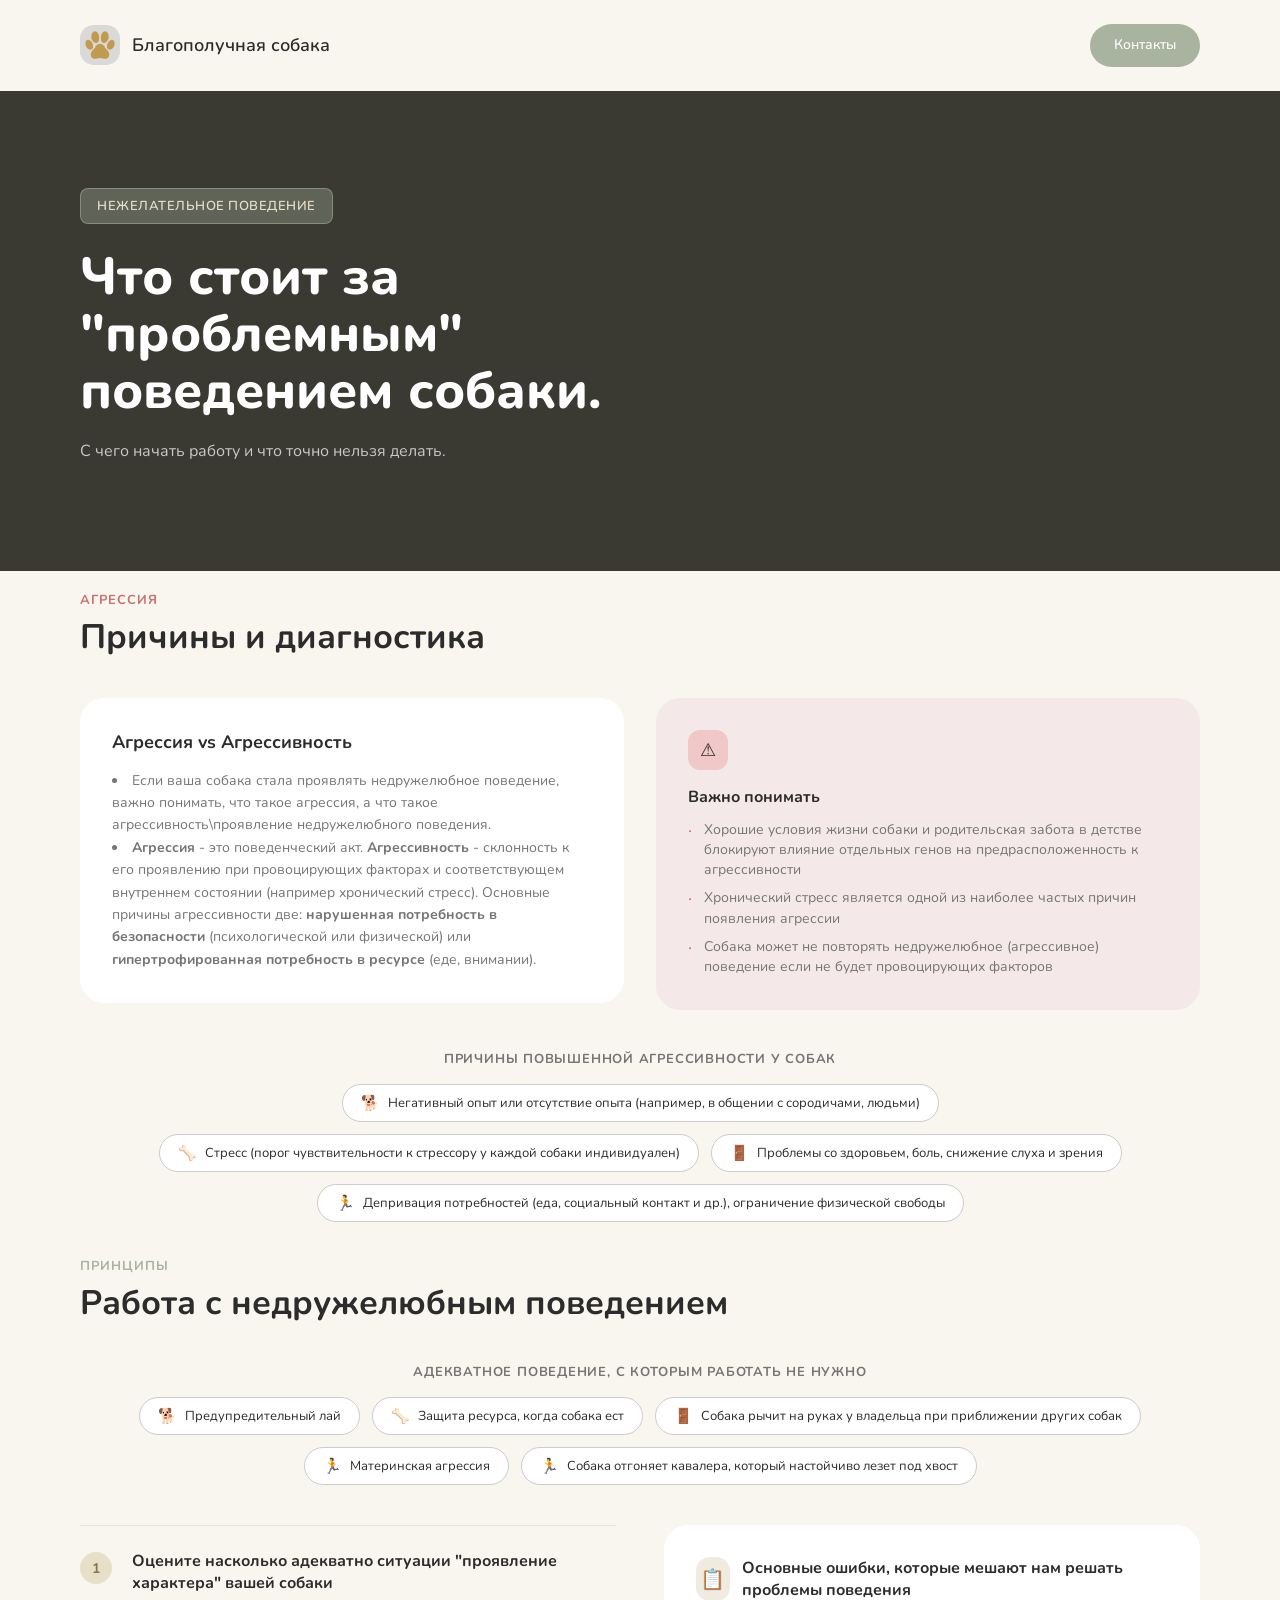
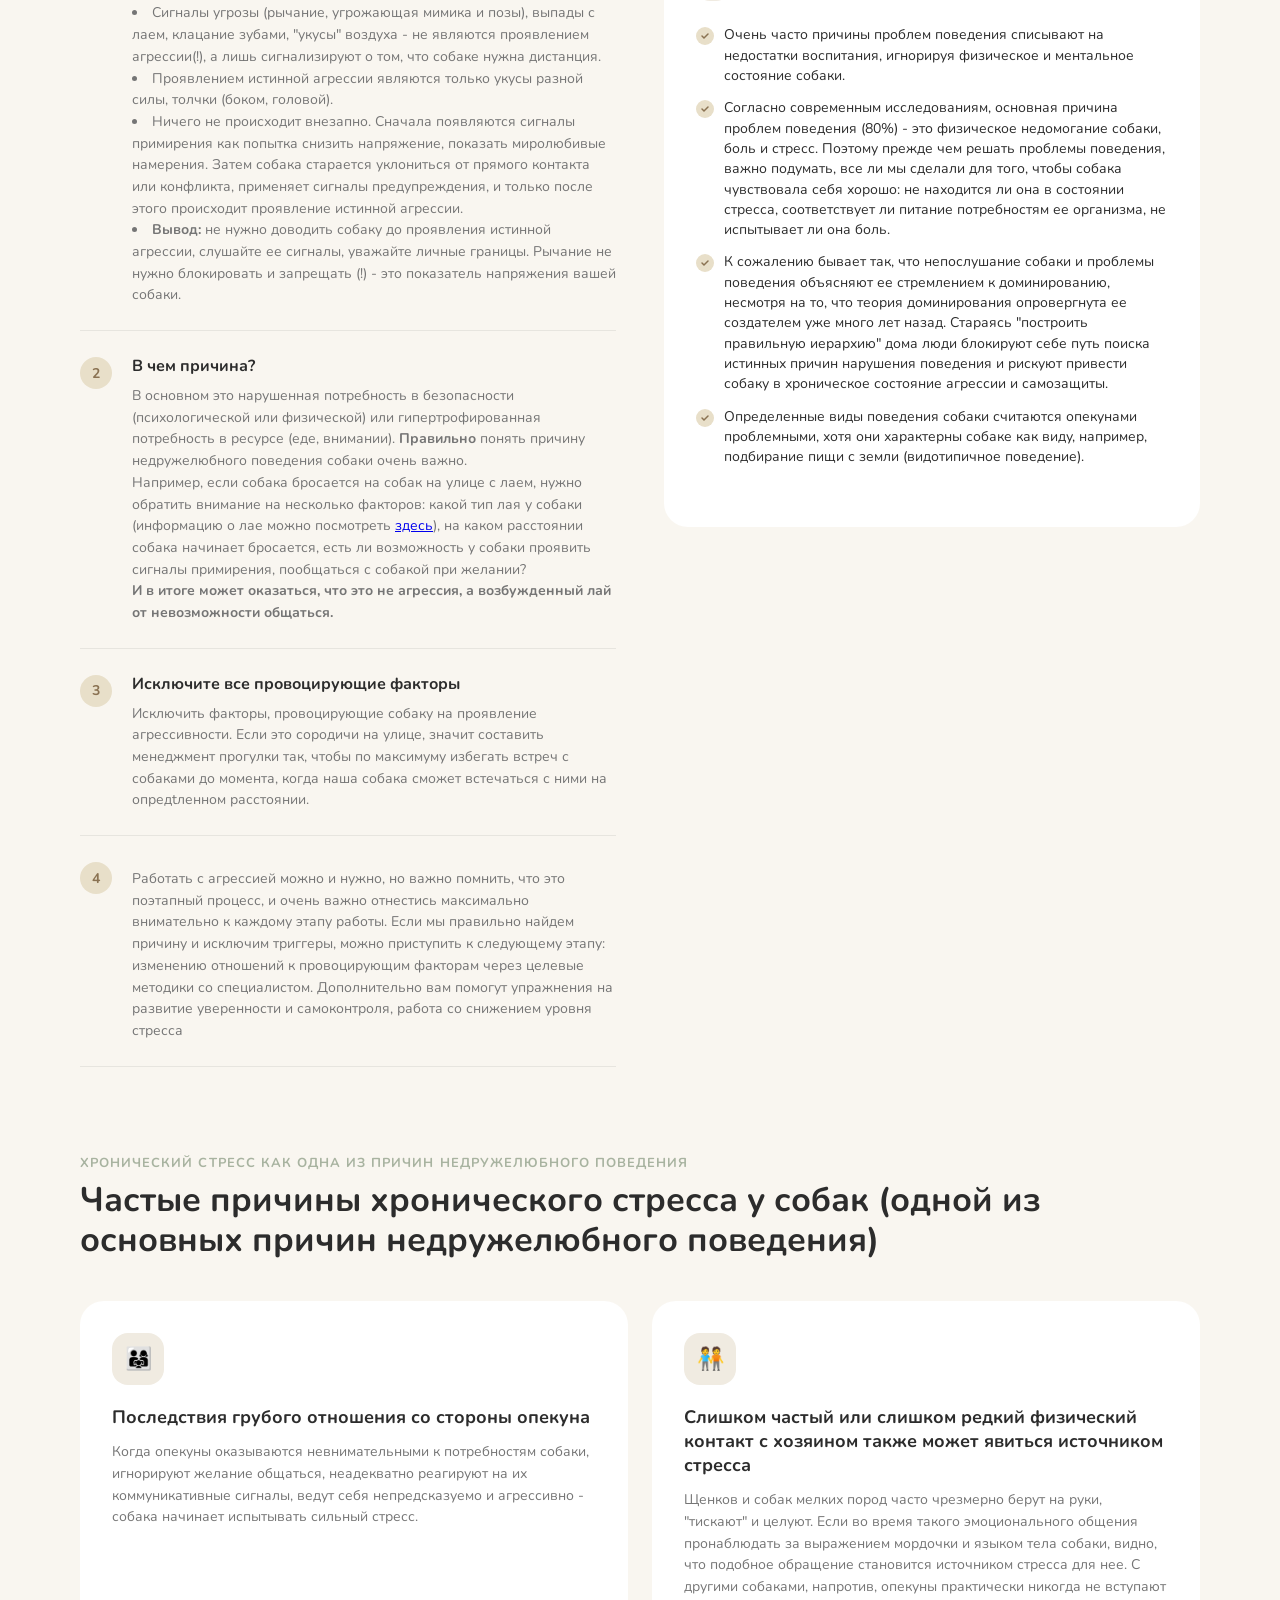
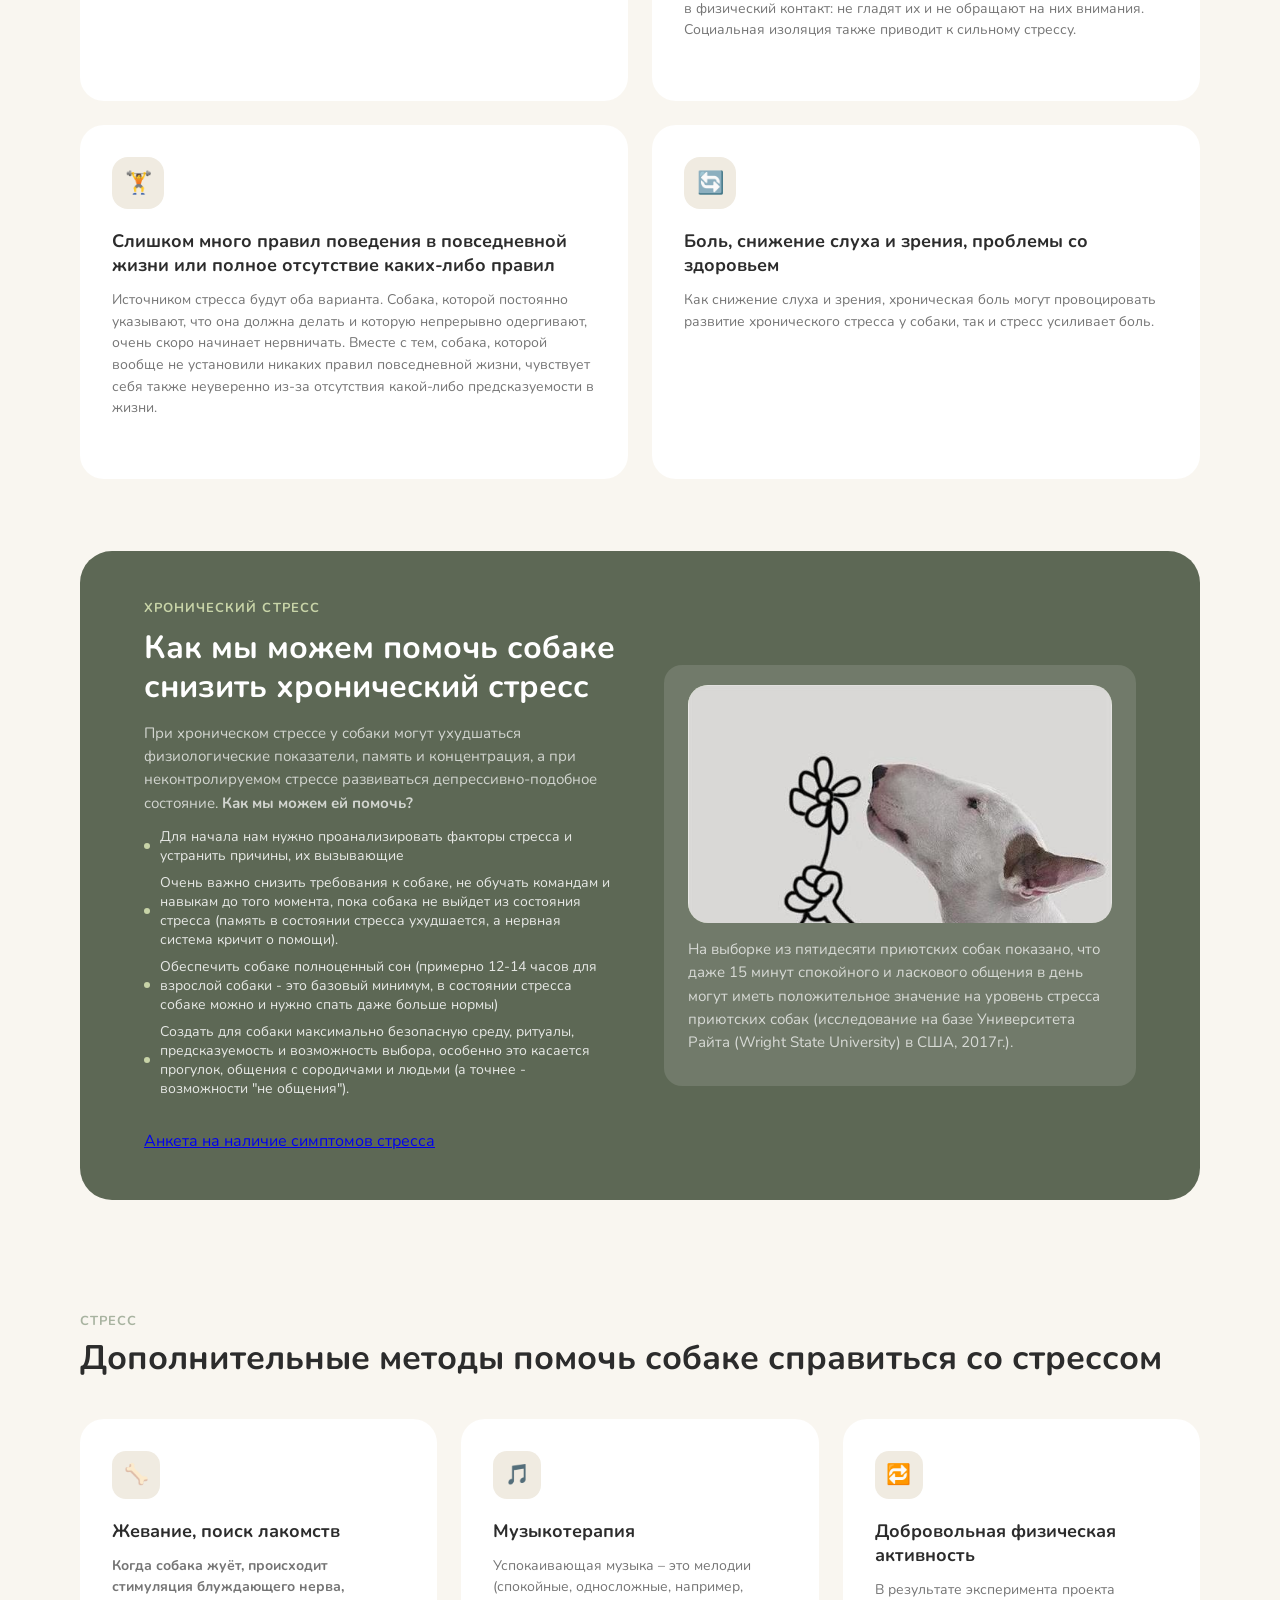
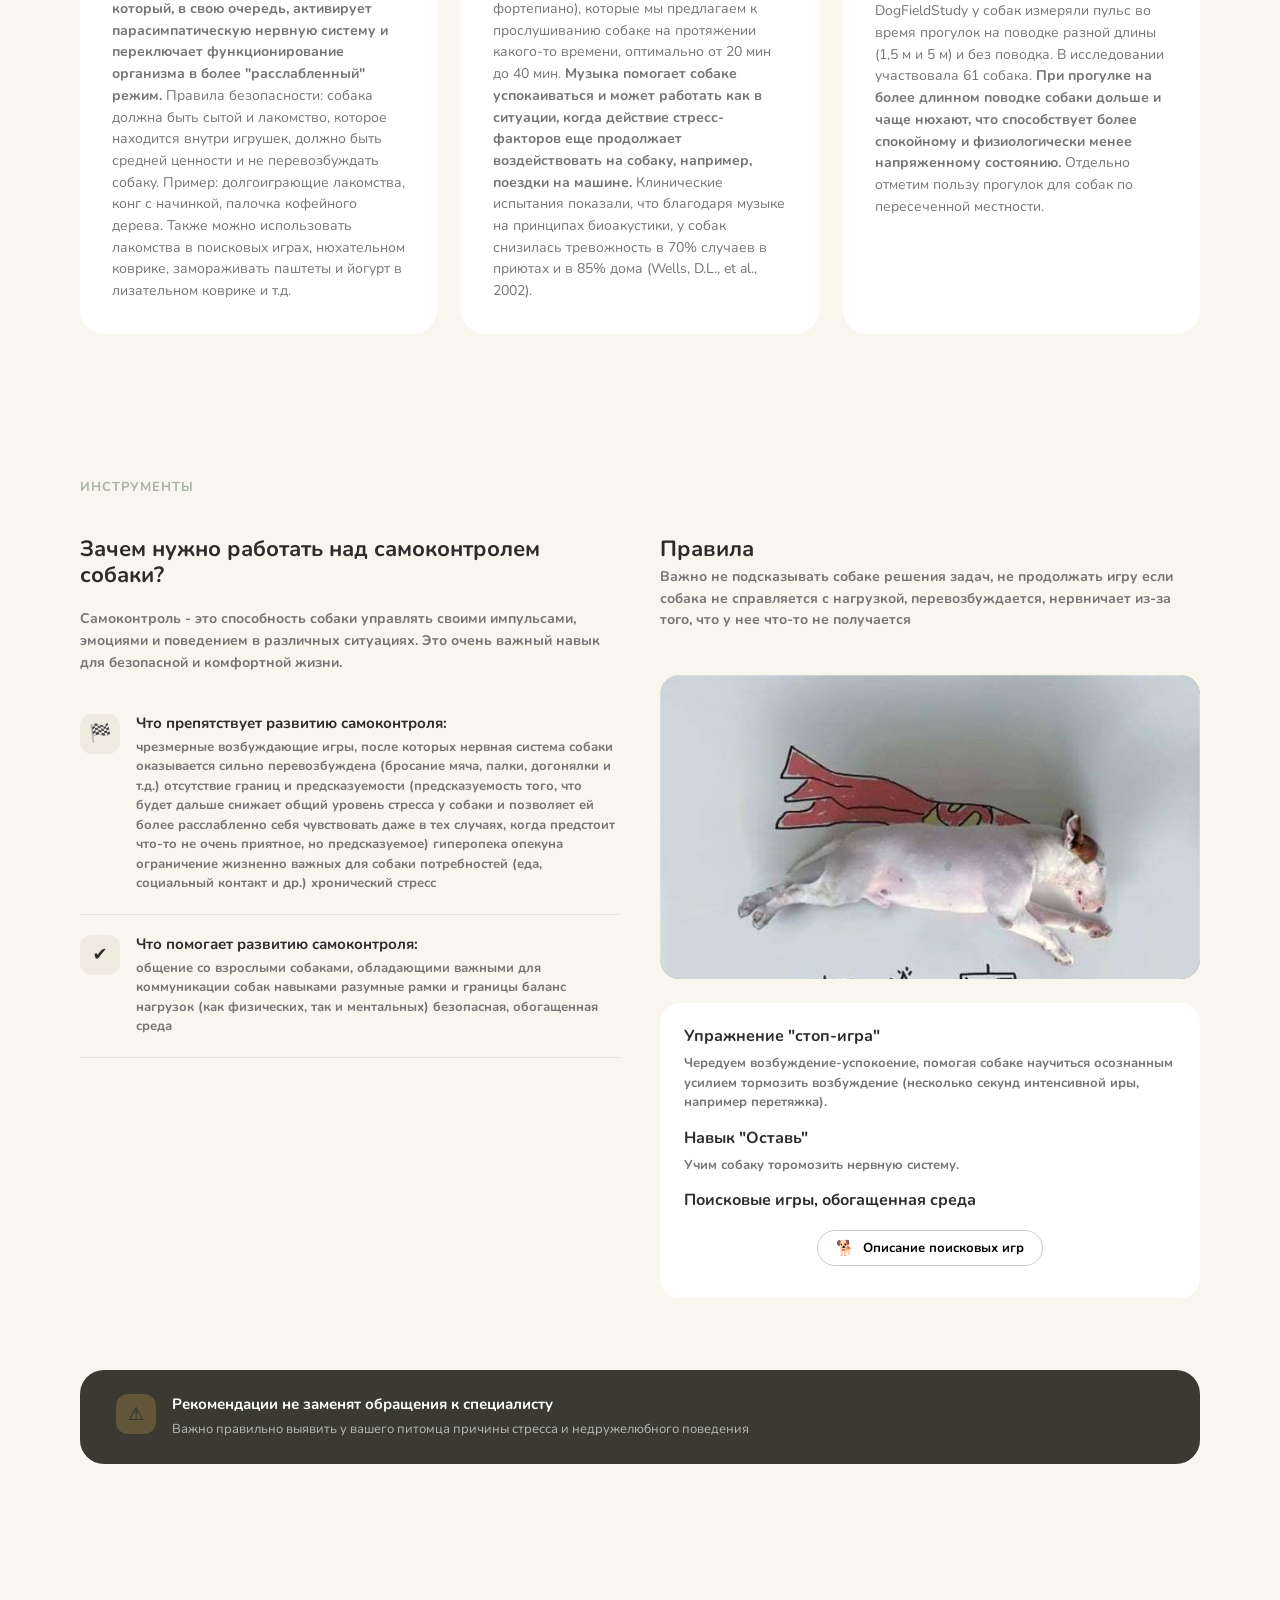
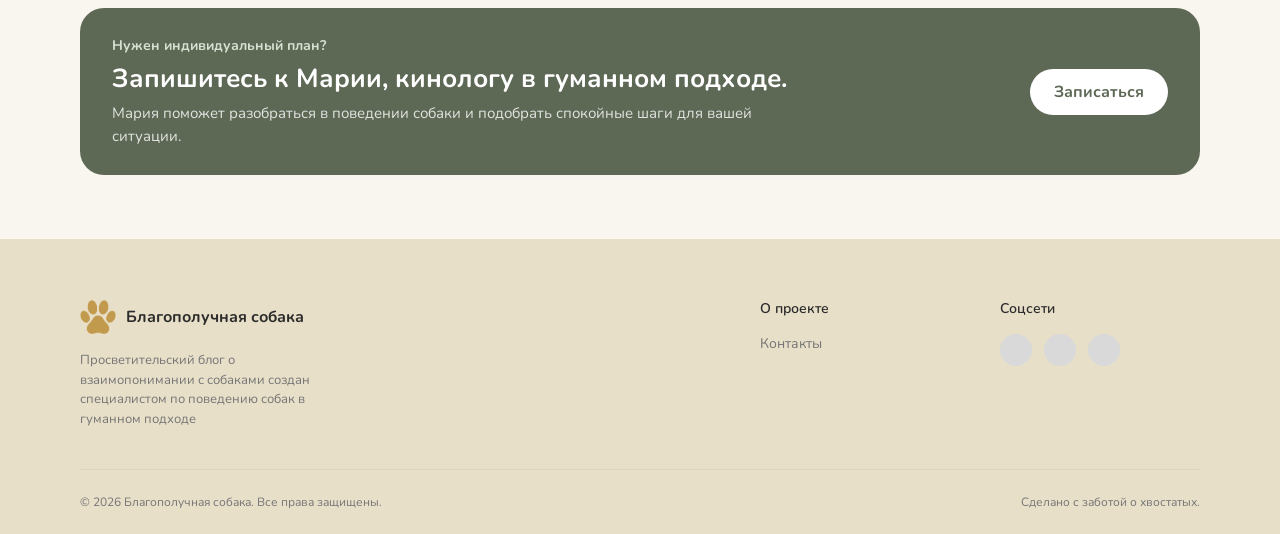
<file: problems/problems.html>
<!DOCTYPE html>
<html lang="ru">
<head>
    <meta charset="UTF-8">
    <meta name="viewport" content="width=device-width, initial-scale=1.0">
    <title>Благополучная собака - "проблемное" поведение</title>
    <link rel="icon" type="image/png" href="../logo.png">
    <link rel="preconnect" href="https://fonts.googleapis.com">
    <link rel="preconnect" href="https://fonts.gstatic.com" crossorigin>
    <link href="https://fonts.googleapis.com/css2?family=Nunito:wght@400;500;600;700;800&display=swap" rel="stylesheet">
<link rel="stylesheet" href="../css/common.css">
    <link rel="stylesheet" href="./style_problems.css">
    <!-- Yandex.Metrika counter -->
    <script type="text/javascript">
        (function(m,e,t,r,i,k,a){
            m[i]=m[i]||function(){(m[i].a=m[i].a||[]).push(arguments)};
            m[i].l=1*new Date();
            for (var j = 0; j < document.scripts.length; j++) {if (document.scripts[j].src === r) { return; }}
            k=e.createElement(t),a=e.getElementsByTagName(t)[0],k.async=1,k.src=r,a.parentNode.insertBefore(k,a)
        })(window, document,'script','https://mc.yandex.ru/metrika/tag.js?id=113562674', 'ym');

        ym(113562674, 'init', {ssr:true, webvisor:true, clickmap:true, ecommerce:"dataLayer", referrer: document.referrer, url: location.href, accurateTrackBounce:true, trackLinks:true});
    </script>
    <!-- /Yandex.Metrika counter -->
</head>
<body class="page">
    <noscript><div><img src="https://mc.yandex.ru/watch/113562674" style="position:absolute; left:-9999px;" alt="" /></div></noscript>

<!-- ОБЩИЙ HEADER (одинаков на всех страницах) -->
        <header class="container header">
            <a class="header-left" href="../index.html">
                <div class="logo-circle">
                    <img src="../logo.png" alt="Логотип — Благополучная собака">
                </div>
                <div class="brand-name">Благополучная собака</div>
            </a>
            <div class="header-right">
                <nav class="nav"></nav>
                <a href="mailto:order@sknms.ru" class="header-contacts-btn contact-trigger">Контакты</a>
            </div>
        </header>

    <!-- HERO -->
    <section class="hero-section">
                <div class="hero-dog-bg"></div>
                <div class="hero-bg-overlay"></div>
                <div class="container">
                    <div class="hero-content">
                        <div class="hero-badge">Нежелательное поведение</div>
                        <h1 class="hero-title">Что стоит за "проблемным" поведением собаки.</h1>
                        <p class="hero-text">С чего начать работу и что точно нельзя делать.</p>
                        <div class="hero-buttons">
                        </div>
                    </div>
                </div>
    </section>

    <!-- АГРЕССИЯ -->
    <section class="aggression-section" id="topics">
        <div class="container">
            <div class="aggression-pretitle">Агрессия</div>
            <div class="section-title">Причины и диагностика</div>

            <div class="aggression-grid">
                <div class="aggression-left-card">
                    <div class="aggression-left-title">Агрессия vs Агрессивность</div>
                    <div class="aggression-left-text">
                        <li>Если ваша собака стала проявлять недружелюбное поведение, важно понимать, что такое агрессия, а что такое агрессивность\проявление недружелюбного поведения.</li>
                        <li><strong>Агрессия</strong> - это поведенческий акт. <strong>Агрессивность</strong> - склонность к его проявлению при провоцирующих факторах и соответствующем внутреннем состоянии (например хронический стресс). Основные причины агрессивности две: <strong>нарушенная потребность в безопасности</strong> (психологической или физической) или <strong>гипертрофированная потребность в ресурсе</strong> (еде, внимании).</li>
                    </div>
                </div>

                <div class="aggression-right-card">
                    <div class="aggression-right-icon">⚠️</div>
                    <div class="aggression-right-title">Важно понимать</div>
                    <ul class="aggression-right-list">
                        <li>Хорошие условия жизни собаки и родительская забота в детстве блокируют влияние отдельных генов на предрасположенность к агрессивности</li>
                        <li>Хронический стресс является одной из наиболее частых причин появления агрессии</li>
                        <li>Собака может не повторять недружелюбное (агрессивное) поведение если не будет провоцирующих факторов</li>
                    </ul>
                </div>
            </div>

            <div class="triggers-block">
                <div class="triggers-label">Причины повышенной агрессивности у собак</div>
                <div class="triggers-tags">
                    <div class="trigger-tag"><span class="trigger-tag-icon">🐕</span>Негативный опыт или отсутствие опыта (например, в общении с сородичами, людьми)</div>
                    <div class="trigger-tag"><span class="trigger-tag-icon">🦴</span>Стресс (порог чувствительности к стрессору у каждой собаки индивидуален)</div>
                    <div class="trigger-tag"><span class="trigger-tag-icon">🚪</span>Проблемы со здоровьем, боль, снижение слуха и зрения</div>
                    <div class="trigger-tag"><span class="trigger-tag-icon">🏃</span>Депривация потребностей (еда, социальный контакт и др.), ограничение физической свободы</div>

                    </div>
                </div>
            </div>
        </div>



    </section>

    <!-- ПРИНЦИПЫ -->
    <section class="principles-section" id="method">
        <div class="container">
            <div class="section-pretitle principles-pretitle">Принципы</div>
            <div class="section-title">Работа с недружелюбным поведением</div>
            <div class="principle-body">
                <div class="triggers-block">
                    <div class="triggers-label">Адекватное поведение, с которым работать не нужно</div>
                    <div class="triggers-tags">
                        <div class="trigger-tag"><span class="trigger-tag-icon">🐕</span>Предупредительный лай</div>
                        <div class="trigger-tag"><span class="trigger-tag-icon">🦴</span>Защита ресурса, когда собака ест</div>
                        <div class="trigger-tag"><span class="trigger-tag-icon">🚪</span>Собака рычит на руках у владельца при приближении других собак</div>
                        <div class="trigger-tag"><span class="trigger-tag-icon">🏃</span>Материнская агрессия</div>
                        <div class="trigger-tag"><span class="trigger-tag-icon">🏃</span>Собака отгоняет кавалера, который настойчиво лезет под хвост</div>
                    </div>
                </div>
            </div>
            <div class="principles-grid">
                <div class="principles-list">
                    <div class="principle-item">
                        <div class="principle-num">1</div>

                        <div class="principle-body">
                            <div class="principle-title">Оцените насколько адекватно ситуации "проявление характера" вашей собаки</div>
                            <li class="principle-text">Сигналы угрозы (рычание, угрожающая мимика и позы), выпады с лаем, клацание зубами, "укусы" воздуха - не являются проявлением агрессии(!), а лишь сигнализируют о том, что собаке нужна дистанция. </li>
                            <li class="principle-text">Проявлением истинной агрессии являются только укусы разной силы, толчки (боком, головой).</li>

                            <li class="principle-text">
                                Ничего не происходит внезапно. Сначала появляются сигналы примирения как попытка снизить напряжение, показать миролюбивые намерения.

                                Затем собака старается уклониться от прямого контакта или конфликта, применяет сигналы предупреждения, и только после этого происходит проявление истинной агрессии.
                            </li>

                            <li class="principle-text"><strong>Вывод:</strong> не нужно доводить собаку до проявления истинной агрессии, слушайте ее сигналы, уважайте личные границы. Рычание не нужно блокировать и запрещать (!) - это показатель напряжения вашей собаки.</liclass="principle-text">
                        </div>
                    </div>
                    <div class="principle-item">
                        <div class="principle-num">2</div>
                        <div class="principle-body">
                            <div class="principle-title">В чем причина?</div>
                            <div class="principle-text">
                                В основном это нарушенная потребность в безопасности (психологической или физической) или гипертрофированная потребность в ресурсе (еде, внимании).
                                <strong>Правильно</strong> понять причину недружелюбного поведения собаки очень важно.</div>
                                <div  class="principle-text">Например, если собака бросается на собак на улице с лаем, нужно обратить внимание на несколько факторов:
                                какой тип лая у собаки (информацию о лае можно посмотреть <a href="../behaviour/behaviour.html">здесь</a>), на каком расстоянии собака начинает бросается, есть ли возможность у собаки проявить сигналы примирения, пообщаться с собакой при желании?
                            <div  class="principle-text"><strong>И в итоге может оказаться, что это не агрессия, а возбужденный лай от невозможности общаться.</strong></div>
                            </div>
                        </div>
                    </div>
                    <div class="principle-item">
                        <div class="principle-num">3</div>
                        <div class="principle-body">
                            <div class="principle-title">Исключите все провоцирующие факторы</div>
                            <div class="principle-text">Исключить факторы, провоцирующие собаку на проявление агрессивности. Если это сородичи на улице, значит составить менеджмент прогулки так, чтобы по максимуму избегать встреч с собаками до момента, когда наша собака сможет встечаться с ними на опредtленном расстоянии.</div>
                        </div>
                    </div>
                    <div class="principle-item">
                        <div class="principle-num">4</div>
                        <div class="principle-body">
                            <div class="principle-title"></div>
                            <div class="principle-text">Работать с агрессией можно и нужно, но важно помнить, что это поэтапный процесс, и очень важно отнестись максимально внимательно к каждому этапу работы. Если мы правильно найдем причину и исключим триггеры, можно приступить к следующему этапу: изменению отношений к провоцирующим факторам через целевые методики со специалистом. Дополнительно вам помогут упражнения на развитие уверенности и самоконтроля, работа со снижением уровня стресса</div>
                        </div>
                    </div>
                </div>

                <div class="principles-right-card">
                    <div class="principles-right-card-header">
                        <div class="principles-right-icon">📋</div>
                        <div class="principles-right-title">
                            Основные ошибки, которые мешают нам решать проблемы
                            поведения</div>
                    </div>
                    <ul class="principles-right-list">
                        <li>
                            <div class="check-dot">
                                <svg viewBox="0 0 10 10" fill="none">
                                    <polyline points="2,5 4,7 8,3" stroke="#8A7252" stroke-width="1.5" stroke-linecap="round" />
                                </svg>
                            </div>
                            Очень часто причины проблем поведения списывают на недостатки воспитания, игнорируя физическое и ментальное состояние
                            собаки.
                        </li>
                        <li>
                            <div class="check-dot">
                                <svg viewBox="0 0 10 10" fill="none">
                                    <polyline points="2,5 4,7 8,3" stroke="#8A7252" stroke-width="1.5" stroke-linecap="round" />
                                </svg>
                            </div>
                            Согласно современным исследованиям, основная причина проблем поведения (80%) - это физическое недомогание собаки, боль
                            и стресс. Поэтому прежде чем решать проблемы поведения, важно подумать, все ли мы сделали для того, чтобы собака чувствовала себя
                            хорошо: не находится ли она в состоянии стресса, соответствует ли
                            питание потребностям ее организма, не испытывает ли она боль.
                        </li>
                        <li>
                            <div class="check-dot">
                                <svg viewBox="0 0 10 10" fill="none">
                                    <polyline points="2,5 4,7 8,3" stroke="#8A7252" stroke-width="1.5" stroke-linecap="round" />
                                </svg>
                            </div>
                            К сожалению бывает так, что непослушание собаки и проблемы поведения объясняют ее стремлением к доминированию, несмотря на то, что теория доминирования опровергнута ее создателем уже много лет назад. Стараясь  
                            "построить правильную иерархию" дома люди блокируют себе путь поиска истинных причин нарушения поведения и рискуют
                            привести собаку в хроническое состояние агрессии и самозащиты.
    
                        </li>
                        <li>
                            <div class="check-dot">
                                <svg viewBox="0 0 10 10" fill="none">
                                    <polyline points="2,5 4,7 8,3" stroke="#8A7252" stroke-width="1.5" stroke-linecap="round" />
                                </svg>
                            </div>
                          
                            Определенные виды поведения собаки считаются опекунами проблемными, хотя они характерны собаке как виду, например, подбирание пищи с земли (видотипичное поведение).
                        </li>
                    </ul>
                </div>
            </div>
        </div>
    </section>

    <!-- МЕТОДИКИ -->
    <section class="methods-section">
        <div class="container">
            <div class="section-pretitle methods-pretitle">Хронический стресс как одна из причин недружелюбного поведения</div>
            <div class="section-title">Частые причины хронического стресса у собак (одной из основных причин недружелюбного поведения)</div>

            <div class="methods-grid">
                <div class="method-card">
                    <div class="method-icon">👨‍👩‍👧</div>
                    <div class="method-title">Последствия грубого отношения со стороны опекуна</div>
                    <div class="method-text">Когда опекуны оказываются невнимательными
                        к потребностям собаки, игнорируют желание общаться, неадекватно реагируют на их коммуникативные сигналы, ведут себя
                        непредсказуемо и агрессивно - собака начинает испытывать сильный стресс.
                    </div>

                </div>

                <div class="method-card">
                    <div class="method-icon">🧑‍🤝‍🧑</div>
                    <div class="method-title">Слишком частый или слишком редкий физический контакт с хозяином также может явиться источником стресса</div>
                    <div class="method-text">Щенков и собак мелких пород часто чрезмерно берут на руки, "тискают" и целуют. Если во время такого эмоционального общения пронаблюдать за выражением мордочки и языком тела собаки, видно, что подобное обращение становится источником стресса для нее. С другими собаками, напротив, опекуны практически никогда не вступают в физический контакт: не гладят их и не обращают на них внимания. Социальная изоляция также приводит к сильному стрессу.</div>

                </div>

                <div class="method-card">
                    <div class="method-icon">🏋️</div>
                    <div class="method-title">Слишком много правил поведения в повседневной жизни или полное отсутствие каких-либо правил</div>
                    <div class="method-text">
                        Источником стресса будут оба варианта. Собака, которой постоянно указывают, что она должна делать и которую непрерывно одергивают, очень скоро начинает нервничать. Вместе с тем, собака, которой вообще не установили никаких правил повседневной жизни, чувствует себя также неуверенно из-за отсутствия какой-либо предсказуемости в жизни.
                    </div>

                </div>

                <div class="method-card">
                    <div class="method-icon">🔄</div>
                    <div class="method-title">Боль, снижение слуха и зрения, проблемы со здоровьем</div>
                    <div class="method-text">Как снижение слуха и зрения, хроническая боль могут провоцировать развитие хронического стресса у собаки, так и стресс усиливает боль.</div>

                </div>
            </div>
        </div>
    </section>

    <!-- CTA — ПРОГУЛКИ С РЕАКТИВНОЙ СОБАКОЙ -->
    <section class="cta-section">
        <div class="container">
            <div class="cta-banner">
                <div class="cta-left">
                    <div class="cta-pretitle">Хронический стресс</div>
                    <div class="cta-title">Как мы можем помочь собаке снизить хронический стресс</div>
                    <div class="cta-subtitle">
                        При хроническом стрессе у собаки могут ухудшаться физиологические показатели, память и концентрация, а при неконтролируемом стрессе развиваться депрессивно-подобное состояние. <strong>Как мы можем ей помочь?</strong>
                    </div>
                    <ul class="cta-list">
                        <li><span class="cta-list-dot"></span>Для начала нам нужно проанализировать факторы стресса и устранить причины, их вызывающие</li>
                        <li><span class="cta-list-dot"></span>Очень важно снизить требования к собаке, не обучать командам и навыкам до того момента, пока собака не выйдет из состояния стресса (память в состоянии стресса ухудшается, а нервная система кричит о помощи).</li>
                        <li><span class="cta-list-dot"></span>Обеспечить собаке полноценный сон (примерно 12-14 часов для взрослой собаки - это базовый минимум, в состоянии стресса собаке можно и нужно спать даже больше нормы)</li>
                        <li><span class="cta-list-dot"></span>Создать для собаки максимально безопасную среду, ритуалы, предсказуемость и возможность выбора, особенно это касается прогулок, общения с сородичами и людьми (а точнее - возможности "не общения").</li>
                    </ul>
                    <a href="https://docs.google.com/document/d/1QB0P1ry6HlBSBFi13WaUZlm7854lU82Q6oVyyjuYYPA/edit?usp=sharing">Анкета на наличие симптомов стресса</a>
                </div>
                <div class="cta-right">
                    <div class="cta-rule-card">
                        <div class="instruments-photo">
                            <div class="instruments-photo-inner">
                                <img src="relax.jpg" alt="собака-расслабляка">
                            </div>
                        </div>
                        <div class="cta-subtitle" style="margin-top: 15px;"> На выборке из пятидесяти приютских собак показано, что даже 15 минут спокойного и ласкового общения в день могут иметь положительное значение на уровень стресса приютских собак (исследование на базе Университета Райта (Wright State University) в США, 2017г.).</div>

                    </div>
                </div>

        </div>
    </section>

    <!-- СТРЕСС -->
    <section class="stress-section">
        <div class="container">
            <div class="section-pretitle stress-pretitle">Стресс</div>
            <div class="section-title">Дополнительные методы помочь собаке справиться со стрессом</div>

            <div class="stress-grid">
                <div class="stress-card">
                    <div class="stress-icon">🦴</div>
                    <div class="stress-title">Жевание, поиск лакомств</div>
                    <div class="stress-text">
                        <strong>Когда собака жуёт, происходит стимуляция блуждающего нерва, который, в свою очередь, активирует парасимпатическую нервную систему и переключает функционирование организма в более "расслабленный" режим.</strong>
                        Правила безопасности: собака должна быть сытой и лакомство, которое находится внутри игрушек, должно быть средней ценности и не перевозбуждать собаку.
                        Пример: долгоиграющие лакомства, конг с начинкой, палочка кофейного дерева.
                        Также можно использовать лакомства в поисковых играх, нюхательном коврике, замораживать паштеты и йогурт в лизательном коврике и т.д.
                        
                    </div>
                </div>

                <div class="stress-card">
                    <div class="stress-icon">🎵</div>
                    <div class="stress-title">Музыкотерапия</div>
                    <div class="stress-text">
                        Успокаивающая музыка – это мелодии (спокойные, односложные, например, фортепиано), которые мы предлагаем к прослушиванию собаке на протяжении какого-то времени, оптимально от 20 мин до 40 мин. <strong>Музыка помогает собаке успокаиваться и может работать как в ситуации, когда действие стресс-факторов еще продолжает воздействовать на собаку, например, поездки на машине.</strong>
                        Клинические испытания показали, что благодаря музыке на принципах биоакустики, у собак снизилась тревожность в 70% случаев в приютах и в 85% дома (Wells, D.L., et al., 2002).

                    </div>
                </div>

                <div class="stress-card">
                    <div class="stress-icon">🔁</div>
                    <div class="stress-title">Добровольная физическая активность</div>
                    <div class="stress-text">
                        В результате эксперимента проекта DogFieldStudy у собак измеряли пульс во время прогулок на поводке разной длины (1,5 м и 5 м) и без поводка. В исследовании участвовала 61 собака.
                        <strong>При прогулке на более длинном поводке собаки дольше и чаще нюхают, что способствует более спокойному и физиологически менее напряженному состоянию.</strong> Отдельно отметим пользу прогулок для собак по пересеченной местности.

</div>
                </div>
            </div>
        </div>
    </section>

    <!-- ИНСТРУМЕНТЫ / РИТУАЛЫ -->
    <section class="instruments-section">
        <div class="container">
            <div class="section-pretitle instruments-pretitle">Инструменты</div>
            <div class="section-title" Самоконтроль</div>

            <div class="instruments-grid">
                <div class="instruments-left">
                    <div class="instruments-left-title">Зачем нужно работать над самоконтролем собаки?</div>
                    <p style="font-size:14px;color:var(--text-gray);line-height:1.55;margin-bottom:20px;">
                        Самоконтроль - это способность собаки управлять своими импульсами, эмоциями и поведением в различных ситуациях. Это очень важный навык для безопасной и комфортной жизни.
                    </p>

                    <div class="instrument-item">
                        <div class="instrument-icon">🏁</div>
                        <div class="instrument-body">
                            <div class="instrument-title">Что препятствует развитию самоконтроля:</div>
                            <div class="instrument-text">
                                чрезмерные возбуждающие игры, после которых нервная система собаки оказывается сильно перевозбуждена
                                (бросание мяча, палки, догонялки и т.д.)
                                отсутствие границ и предсказуемости (предсказуемость того, что будет дальше снижает общий уровень стресса у собаки и позволяет ей более расслабленно себя чувствовать даже в тех случаях, когда предстоит что-то не очень приятное, но предсказуемое)
                                гиперопека опекуна
                                ограничение жизненно важных для собаки потребностей (еда, социальный контакт и др.)
                                хронический стресс
                            </div>
                            </div>
                    </div>

                    <div class="instrument-item">
                        <div class="instrument-icon">✔️</div>
                        <div class="instrument-body">
                            <div class="instrument-title">Что помогает развитию самоконтроля:</div>
                            <div class="instrument-text">
                                общение со взрослыми собаками, обладающими важными для коммуникации собак навыками
                                разумные рамки и границы
                                баланс нагрузок (как физических, так и ментальных)
                                безопасная, обогащенная среда
                            </div>
                        </div>
                    </div>
                </div>

                <div class="instruments-right">
                    <div>
                        <div class="instruments-right-title">Правила</div>
                        <div class="instruments-right-text">Важно не подсказывать собаке решения задач, не продолжать игру если собака не справляется с нагрузкой, перевозбуждается, нервничает из-за того, что у нее что-то не получается</div>
                    </div>
                    <div class="instruments-photo">
                        <div class="instruments-photo-inner">
                            <img src="super-hero.jpg" alt="собака-расслабляка">
                        </div>
                    </div>
                    <div class="instruments-game-card">
                        <div class="instruments-game-title">Упражнение "стоп-игра"</div>
                        <div class="instruments-game-text">
                            Чередуем возбуждение-успокоение, помогая собаке научиться осознанным усилием тормозить возбуждение (несколько секунд интенсивной иры, например перетяжка).
                        </div>
                            <div class="instruments-game-title">Навык "Оставь"</div>
                            <div class="instruments-game-text">
                                Учим собаку торомозить нервную систему.</div>
                            <div class="instruments-game-title">
                                Поисковые игры, обогащенная среда
                                <div class="triggers-tags">
                                    <div class="trigger-tag" style="margin-top:20px;"><span class="trigger-tag-icon">🐕</span><a style="text-decoration: none; color: black;" href="../blago/blago.html">Описание поисковых игр</a></div>
                                </div>
                            </div>
            </div>
        </div>
    </section>

    <!-- SAFETY BANNER -->
    <div class="safety-banner-wrapper">
        <div class="container">
            <div class="safety-banner">
                <div class="safety-left">
                    <div class="safety-icon">⚠️</div>
                    <div class="safety-text-block">
                        <div class="safety-title">Рекомендации не заменят обращения к специалисту</div>
                        <div class="safety-text">Важно правильно выявить у вашего питомца причины стресса и недружелюбного поведения</div>
                    </div>
                </div>
            </div>
        </div>
    </div>

    <section class="specialist-cta" aria-label="Запись к кинологу">
        <div class="specialist-cta__inner">
            <div>
                <div class="specialist-cta__eyebrow">Нужен индивидуальный план?</div>
                <h2 class="specialist-cta__title">Запишитесь к Марии, кинологу в гуманном подходе.</h2>
                <p class="specialist-cta__text">Мария поможет разобраться в поведении собаки и подобрать спокойные шаги для вашей ситуации.</p>
            </div>
            <a class="specialist-cta__button contact-trigger" href="mailto:order@sknms.ru">Записаться</a>
        </div>
    </section>

    <!-- FOOTER -->
    <footer class="footer-wrapper" id="contacts">
        <div class="container footer">
            <div class="footer-top">
                <div class="footer-logo-block">
                    <div class="footer-logo">
                        <img class="footer-logo-icon" src="../logo.png" alt="">
                        <div class="footer-logo-text">Благополучная собака</div>
                    </div>
                    <p class="footer-description">
                        Просветительский блог о взаимопонимании с собаками создан специалистом по поведению собак в гуманном подходе
                    </p>
                </div>
                <div>
                </div>
                <div>
                    <div class="footer-column-title">О проекте</div>
                    <div class="footer-links">
                        <a href="mailto:order@sknms.ru" class="contact-trigger">Контакты</a>
                    </div>
                </div>
                <div>
                    <div class="footer-column-title">Соцсети</div>
                    <div class="footer-socials">
                        <div class="footer-social-icon"></div>
                        <div class="footer-social-icon"></div>
                        <div class="footer-social-icon"></div>
                    </div>
                </div>
            </div>
            <div class="footer-divider"></div>
            <div class="footer-bottom">
                <span>© 2026 Благополучная собака. Все права защищены.</span>
                <span>Сделано с заботой о хвостатых.</span>
            </div>
        </div>
    </footer>
    <script src="../js/common.js"></script>
</body>
</html>
</file>
<file: css/common.css>
/* ============================================================
   ОБЩИЕ СТИЛИ САЙТА «БЛАГОПОЛУЧНАЯ СОБАКА»
   Подключается на всех страницах ПЕРЕД страницным стилем:
   <link rel="stylesheet" href="../css/common.css">  (вложенные страницы)
   <link rel="stylesheet" href="./css/common.css">   (главная)
   ============================================================ */

/* ---------- Дизайн-токены ---------- */
:root {
    --bg-main: #F9F6F0;
    --bg-white: #FFFFFF;
    --bg-dark-green: #5D6855;
    --bg-light-olive: #A8B3A0;
    --bg-footer: #E8DFC9;
    --text-dark: #2C2C2C;
    --text-gray: #757575;
    --accent-badge: #E8DFC9;
    --border-soft: #CCCCCC;
    --radius-card: 24px;
    --radius-button: 40px;
}

/* ---------- Reset / base ---------- */
* {
    margin: 0;
    padding: 0;
    box-sizing: border-box;
}

body {
    font-family: "Nunito", system-ui, -apple-system, BlinkMacSystemFont, "Segoe UI", sans-serif;
    background: var(--bg-main);
    color: var(--text-dark);
    -webkit-font-smoothing: antialiased;
}

img {
    max-width: 100%;
}

.page {
    min-height: 100vh;
    display: flex;
    flex-direction: column;
}

.container {
    width: 100%;
    max-width: 1200px;
    margin: 0 auto;
    padding: 0 40px;
}

.image-placeholder {
    width: 100%;
    background: #D9D9D9;
}

.footer-logo .footer-logo-icon {
    object-fit: contain;
    background: transparent;
    display: block;
}

/* ============================================================
   ОБЩИЙ HEADER (одинаков на всех страницах)
   ============================================================ */
/* Отступ сверху есть ВСЕГДА (24px), плюс safe-area на устройствах с вырезом.
   Порядок важен: older WebKit использует constant(), современные — env(),
   обычные браузеры — первую строку (24px). */
.container.header {
    display: flex;
    justify-content: space-between;
    align-items: center;
    gap: 16px;
    padding-top: 24px;
    padding-top: calc(24px + constant(safe-area-inset-top));
    padding-top: calc(24px + env(safe-area-inset-top));
    padding-bottom: 24px;
}

.header-left {
    display: flex;
    align-items: center;
    gap: 12px;
    text-decoration: none;
    color: var(--text-dark);
}

.logo-circle {
    flex-shrink: 0;
    width: 40px;
    height: 40px;
    border-radius: 14px;
    background: #D9D9D9;
    display: flex;
    align-items: center;
    justify-content: center;
    font-size: 22px;
}

.logo-circle img {
    height: 70%;
}

.brand-name {
    font-size: 18px;
    font-weight: 600;
}

.header-right {
    display: flex;
    align-items: center;
    gap: 24px;
}

.nav {
    display: flex;
    gap: 32px;
    font-size: 15px;
}

.nav a {
    text-decoration: none;
    color: var(--text-dark);
}

.nav a:hover {
    color: var(--bg-light-olive);
}

/* Кнопка «Контакты»: высота уменьшена ~в 1.5 раза (padding 13px вместо 20px) */
.header-contacts-btn {
    display: inline-block;
    background: var(--bg-light-olive);
    color: #FFFFFF;
    text-decoration: none;
    white-space: nowrap;
    border-radius: var(--radius-button);
    padding: 13px 24px;
    border: none;
    font-size: 14px;
    font-weight: 500;
    line-height: 1.2;
    cursor: pointer;
}

/* ---------- Header: адаптив ---------- */
@media (max-width: 720px) {
    .container.header {
        flex-wrap: wrap;
        row-gap: 12px;
    }

    .header-right {
        gap: 12px;
    }

    .nav {
        width: 100%;
        order: 3;
        flex-wrap: wrap;
        row-gap: 8px;
        font-size: 14px;
    }

    .brand-name {
        font-size: 16px;
    }

    .header-contacts-btn {
        padding: 10px 18px;
        font-size: 13px;
    }
}

@media (max-width: 480px) {
    .brand-name {
        font-size: 15px;
    }

    .logo-circle {
        width: 34px;
        height: 34px;
    }
}

/* ============================================================
   ОБЩАЯ ПЛАШКА ЗАПИСИ К КИНОЛОГУ
   ============================================================ */
.specialist-cta {
    width: 100%;
    max-width: 1200px;
    margin: 64px auto 0;
    padding: 0 40px;
    box-sizing: border-box;
}

.specialist-cta__inner {
    width: 100%;
    margin: 0 auto;
    display: flex;
    justify-content: space-between;
    align-items: center;
    gap: 28px;
    background: var(--bg-dark-green);
    color: #FFFFFF;
    border-radius: 24px;
    padding: 28px 32px;
}

.specialist-cta__eyebrow {
    color: #D8E0D2;
    font-size: 14px;
    font-weight: 700;
    margin-bottom: 8px;
}

.specialist-cta__title {
    font-size: 26px;
    line-height: 1.2;
    font-weight: 700;
    margin-bottom: 8px;
}

.specialist-cta__text {
    color: rgba(255, 255, 255, 0.82);
    font-size: 15px;
    line-height: 1.5;
    max-width: 680px;
}

.specialist-cta__button {
    flex-shrink: 0;
    display: inline-flex;
    align-items: center;
    justify-content: center;
    min-height: 44px;
    border-radius: var(--radius-button);
    background: #FFFFFF;
    color: var(--bg-dark-green);
    text-decoration: none;
    font-weight: 700;
    padding: 12px 24px;
    white-space: nowrap;
}

@media (max-width: 760px) {
    .specialist-cta {
        padding: 0 20px;
    }

    .specialist-cta__inner {
        flex-direction: column;
        align-items: flex-start;
        padding: 26px 24px;
    }

    .specialist-cta__title {
        font-size: 23px;
    }

    .specialist-cta__button {
        width: 100%;
    }
}

/* ============================================================
   ОБЩИЕ КНОПКИ HERO (используются на нескольких страницах)
   ============================================================ */
.hero-buttons {
    display: flex;
    flex-wrap: wrap;
    gap: 16px;
}

.hero-btn-primary {
    background: var(--bg-light-olive);
    color: #FFFFFF;
    text-decoration: none;
    border-radius: var(--radius-button);
    padding: 14px 28px;
    font-weight: 500;
    border: none;
    cursor: pointer;
    font-size: 15px;
    font-family: inherit;
}

.hero-btn-secondary {
    background: transparent;
    border: 1px solid var(--border-soft);
    color: var(--text-gray);
    text-decoration: none;
    border-radius: var(--radius-button);
    padding: 14px 28px;
    font-weight: 500;
    cursor: pointer;
    font-size: 15px;
    font-family: inherit;
}

/* ============================================================
   МОДАЛКА «О ПРОЕКТЕ» (общая для всех страниц)
   ============================================================ */
.about-modal {
    position: fixed;
    inset: 0;
    display: none;
    align-items: center;
    justify-content: center;
    padding: 20px;
    z-index: 2000;
}

.about-modal.is-open {
    display: flex;
}

.about-modal__backdrop {
    position: absolute;
    inset: 0;
    background: rgba(0, 0, 0, 0.42);
}

.about-modal__dialog {
    position: relative;
    z-index: 1;
    width: 100%;
    max-width: 520px;
    background: #fff;
    border-radius: 18px;
    padding: 24px 24px 20px;
    box-shadow: 0 18px 46px rgba(0, 0, 0, 0.16);
}

.about-modal__title {
    margin: 0 28px 14px 0;
    font-size: 20px;
}

.about-modal__close {
    position: absolute;
    top: 10px;
    right: 10px;
    border: 0;
    background: transparent;
    font-size: 26px;
    line-height: 1;
    cursor: pointer;
}

.about-modal__content p {
    margin: 0 0 10px;
    font-size: 15px;
    line-height: 1.5;
    color: #444;
}

/* ============================================================
   ФОРМА ЗАПИСИ К КИНОЛОГУ
   ============================================================ */
.contacts-modal {
    position: fixed;
    inset: 0;
    display: none;
    align-items: center;
    justify-content: center;
    padding: 20px;
    z-index: 2100;
}

.contacts-modal.is-open {
    display: flex;
}

.contacts-modal__backdrop {
    position: absolute;
    inset: 0;
    background: rgba(0, 0, 0, 0.42);
}

.contacts-modal__dialog {
    position: relative;
    z-index: 1;
    width: 100%;
    max-width: 500px;
    background: #FFFFFF;
    border-radius: 18px;
    padding: 24px;
    box-shadow: 0 18px 46px rgba(0, 0, 0, 0.16);
}

.contacts-modal__title {
    margin: 0 32px 18px 0;
    font-size: 22px;
    line-height: 1.2;
}

.contacts-modal__close {
    position: absolute;
    top: 10px;
    right: 10px;
    border: 0;
    background: transparent;
    font-size: 26px;
    line-height: 1;
    cursor: pointer;
}

.contacts-form {
    display: flex;
    flex-direction: column;
    gap: 14px;
}

.contacts-form__field {
    display: flex;
    flex-direction: column;
    gap: 7px;
    font-size: 14px;
    font-weight: 600;
}

.contacts-form input,
.contacts-form textarea {
    width: 100%;
    border: 1px solid var(--border-soft);
    border-radius: 12px;
    padding: 11px 12px;
    font: inherit;
    font-size: 15px;
    background: #FFFFFF;
}

.contacts-form textarea {
    min-height: 120px;
    resize: vertical;
}

.contacts-form button {
    margin-top: 6px;
    border: 0;
    border-radius: var(--radius-button);
    padding: 13px 24px;
    background: var(--bg-light-olive);
    color: #FFFFFF;
    font: inherit;
    font-weight: 700;
    cursor: pointer;
}

.contacts-form button:disabled {
    cursor: wait;
    opacity: 0.75;
}

.contacts-form__status {
    min-height: 20px;
    margin: 0;
    font-size: 14px;
    line-height: 1.4;
    color: var(--bg-dark-green);
}

.contacts-form__status.is-error {
    color: #A14B4B;
}

/* ============================================================
   ОБЩИЕ АДАПТИВНЫЕ ОТСТУПЫ КОНТЕЙНЕРА
   ============================================================ */
@media (max-width: 960px) {
    .container {
        padding: 0 24px;
    }
}

@media (max-width: 720px) {
    .container {
        padding: 0 20px;
    }
}
</file>
<file: css/style_index.css>
:root {
    --bg-main: #F9F6F0;
    --bg-white: #FFFFFF;
    --bg-dark-green: #5D6855;
    --bg-light-olive: #A8B3A0;
    --bg-footer: #E8DFC9;
    --text-dark: #2C2C2C;
    --text-gray: #757575;
    --accent-badge: #E8DFC9;
    --border-soft: #CCCCCC;
    --radius-card: 24px;
    --radius-button: 40px;
}

* {
    margin: 0;
    padding: 0;
    box-sizing: border-box;
}

html {
    scroll-behavior: smooth;
}

body {
    font-family: "Nunito", system-ui, -apple-system, BlinkMacSystemFont, "Segoe UI", sans-serif;
    background: var(--bg-main);
    color: var(--text-dark);
    -webkit-font-smoothing: antialiased;
}

.page {
    min-height: 100vh;
    display: flex;
    flex-direction: column;
}

.container {
    width: 100%;
    max-width: 1200px;
    margin: 0 auto;
    padding: 0 40px;
}

.image-placeholder {
    width: 100%;
    background: #D9D9D9;
}

.image-placeholder img {
    width: 100%;
    height: 100%;
    object-fit: cover;
    display: block;
}

/* HEADER */
.nav-toggle {
    display: none;
}

.main-nav {
    gap: 20px;
}

.main-nav a {
    white-space: nowrap;
}

/* HERO */
.hero {
    display: grid;
    grid-template-columns: minmax(0, 1.05fr) minmax(320px, 0.95fr);
    gap: 48px;
    align-items: center;
    padding: 56px 0 72px;
}

.hero-content {
    min-width: 0;
}

.hero-badge {
    display: inline-block;
    background: var(--accent-badge);
    padding: 12px 16px;
    border-radius: 8px;
    font-size: 14px;
    margin-bottom: 24px;
    color: #6D6048;
}

.hero-title {
    font-size: 52px;
    line-height: 1.08;
    font-weight: 700;
    margin-bottom: 24px;
    color: var(--text-dark);
}

.hero-text {
    font-size: 18px;
    line-height: 1.55;
    color: var(--text-gray);
    margin-bottom: 28px;
    max-width: 620px;
}

.hero-list {
    display: grid;
    grid-template-columns: repeat(2, minmax(0, 1fr));
    gap: 10px 16px;
    list-style: none;
    margin-bottom: 34px;
    max-width: 620px;
}

.hero-list li {
    position: relative;
    padding-left: 24px;
    font-size: 15px;
    line-height: 1.45;
    color: var(--text-dark);
}

.hero-list li::before {
    content: "";
    position: absolute;
    left: 0;
    top: 0.55em;
    width: 9px;
    height: 9px;
    border-radius: 50%;
    background: var(--bg-light-olive);
}

.hero-buttons {
    display: flex;
    flex-wrap: wrap;
    gap: 16px;
}

.hero-image-wrapper {
    width: 100%;
    height: 460px;
    border-radius: 40px 120px 40px 40px;
    overflow: hidden;
}

.hero-image {
    height: 100%;
}

/* SHARED SECTION */
.intro-section,
.knowledge-section,
.prices-section,
.reviews-section {
    padding: 64px 0;
}

.section-header {
    display: flex;
    justify-content: space-between;
    align-items: flex-end;
    gap: 24px;
    margin-bottom: 36px;
}

.section-pretitle {
    font-size: 15px;
    color: var(--bg-light-olive);
    margin-bottom: 8px;
    font-weight: 700;
}

.section-title {
    font-size: 36px;
    line-height: 1.18;
    font-weight: 650;
    max-width: 760px;
}

/* SERVICES */
.services-grid {
    display: grid;
    grid-template-columns: repeat(4, minmax(0, 1fr));
    gap: 20px;
}

.service-card,
.topic-card,
.price-card,
.review-card {
    background: var(--bg-white);
    border: 1px solid rgba(0, 0, 0, 0.04);
    border-radius: var(--radius-card);
    padding: 28px;
}

.service-card h3 {
    font-size: 20px;
    line-height: 1.25;
    margin-bottom: 14px;
}

.service-card p,
.approach-text,
.price-card p,
.review-card p {
    font-size: 15px;
    line-height: 1.6;
    color: var(--text-gray);
}

/* APPROACH */
.approach-section {
    padding: 24px 0 64px;
}

.approach-card {
    display: grid;
    grid-template-columns: minmax(0, 1.25fr) minmax(280px, 0.75fr);
    gap: 42px;
    align-items: center;
    background: var(--bg-dark-green);
    color: #FFFFFF;
    border-radius: 32px;
    padding: 48px 56px;
}

.approach-card .section-pretitle {
    color: #D8E0D2;
}

.approach-card .section-title,
.approach-card .approach-text {
    color: #FFFFFF;
}

.approach-text {
    max-width: 700px;
    margin-top: 20px;
    color: rgba(255, 255, 255, 0.82);
}

.work-result {
    background: rgba(255, 255, 255, 0.12);
    border: 1px solid rgba(255, 255, 255, 0.18);
    border-radius: 20px;
    padding: 28px;
}

.work-result h3 {
    font-size: 20px;
    margin-bottom: 18px;
}

.work-result ul {
    list-style: none;
    display: grid;
    gap: 12px;
}

.work-result li {
    position: relative;
    padding-left: 22px;
    line-height: 1.45;
}

.work-result li::before {
    content: "";
    position: absolute;
    left: 0;
    top: 0.5em;
    width: 8px;
    height: 8px;
    border-radius: 50%;
    background: #E8DFC9;
}

/* KNOWLEDGE BASE */
.topics-grid {
    display: grid;
    grid-template-columns: repeat(3, minmax(0, 1fr));
    gap: 22px;
}

.topic-card {
    display: flex;
    flex-direction: column;
    min-height: 240px;
}

.topic-title {
    font-size: 20px;
    line-height: 1.25;
    font-weight: 650;
    margin-bottom: 14px;
}

.topic-text {
    font-size: 15px;
    color: var(--text-gray);
    line-height: 1.55;
    margin-bottom: 28px;
    flex-grow: 1;
}

.topic-more {
    margin-top: auto;
    font-size: 14px;
    color: var(--bg-dark-green);
    text-decoration: none;
    font-weight: 700;
}

/* PRICES */
.prices-grid {
    display: grid;
    grid-template-columns: repeat(3, minmax(0, 1fr));
    gap: 22px;
}

.price-card {
    display: flex;
    flex-direction: column;
    min-height: 250px;
}

.price-card--featured {
    border-color: rgba(93, 104, 85, 0.25);
    box-shadow: 0 16px 36px rgba(93, 104, 85, 0.12);
}

.price-label {
    font-size: 16px;
    font-weight: 700;
    margin-bottom: 18px;
}

.price-value {
    font-size: 34px;
    line-height: 1;
    font-weight: 750;
    color: var(--bg-dark-green);
    margin-bottom: 22px;
}

/* REVIEWS */
.reviews-grid {
    display: grid;
    grid-template-columns: repeat(3, minmax(0, 1fr));
    gap: 22px;
}

.review-card {
    display: flex;
    flex-direction: column;
}

.review-card p {
    flex-grow: 1;
}

.review-author {
    margin-top: 22px;
    font-weight: 750;
    color: var(--bg-dark-green);
}

/* CTA BANNER */
.cta-banner {
    background: var(--bg-dark-green);
    border-radius: 32px;
    padding: 48px 56px;
    margin: 44px 0 24px;
    display: grid;
    grid-template-columns: minmax(0, 1fr) minmax(260px, 0.75fr);
    gap: 36px;
    align-items: center;
}

.cta-left h3 {
    color: #FFFFFF;
    font-size: 32px;
    line-height: 1.2;
    font-weight: 650;
    margin-bottom: 16px;
}

.cta-left p {
    color: rgba(255, 255, 255, 0.82);
    font-size: 16px;
    max-width: 520px;
    margin-bottom: 28px;
    line-height: 1.55;
}

.cta-btn {
    display: inline-flex;
    align-items: center;
    justify-content: center;
    background: #FFFFFF;
    color: var(--bg-dark-green);
    border-radius: var(--radius-button);
    padding: 13px 28px;
    font-weight: 700;
    border: none;
    cursor: pointer;
    font-size: 15px;
    text-decoration: none;
}

.cta-note {
    display: grid;
    gap: 12px;
}

.cta-note span {
    display: block;
    background: rgba(255, 255, 255, 0.12);
    color: #FFFFFF;
    border: 1px solid rgba(255, 255, 255, 0.16);
    border-radius: 14px;
    padding: 14px 16px;
    font-size: 14px;
}

/* FOOTER */
.footer-wrapper {
    background: var(--bg-footer);
    margin-top: 80px;
}

.footer {
    padding-block: 60px 24px;
}

.footer-top {
    display: grid;
    grid-template-columns: 2fr 1fr 1fr 1fr;
    gap: 40px;
    margin-bottom: 40px;
}

.footer-logo-block {
    max-width: 250px;
}

.footer-logo {
    display: flex;
    align-items: center;
    gap: 10px;
}

.footer-logo-icon {
    width: 36px;
    height: 36px;
    border-radius: 12px;
    background: #D9D9D9;
}

.footer-logo-text {
    font-weight: 700;
}

.footer-description {
    font-size: 13px;
    color: var(--text-gray);
    margin-top: 16px;
    line-height: 1.5;
}

.footer-column-title {
    font-weight: 600;
    margin-bottom: 16px;
    font-size: 14px;
}

.footer-links {
    display: flex;
    flex-direction: column;
    gap: 12px;
    font-size: 14px;
}

.footer-links a {
    color: var(--text-gray);
    text-decoration: none;
}

.footer-links a:hover {
    color: var(--text-dark);
}

.footer-socials {
    display: flex;
    gap: 12px;
}

.footer-social-icon {
    width: 32px;
    height: 32px;
    border-radius: 50%;
    background: #D9D9D9;
}

.footer-divider {
    border-top: 1px solid rgba(0, 0, 0, 0.05);
    margin-bottom: 24px;
}

.footer-bottom {
    display: flex;
    justify-content: space-between;
    font-size: 12px;
    color: var(--text-gray);
}

/* RESPONSIVE */
@media (max-width: 1080px) {
    .main-nav {
        gap: 14px;
        font-size: 14px;
    }

    .hero {
        grid-template-columns: 1fr;
    }

    .hero-image-wrapper {
        max-width: 620px;
        height: 360px;
    }

    .services-grid {
        grid-template-columns: repeat(2, minmax(0, 1fr));
    }
}

@media (max-width: 960px) {
    .container {
        padding: 0 24px;
    }

    .topics-grid,
    .prices-grid,
    .reviews-grid {
        grid-template-columns: repeat(2, minmax(0, 1fr));
    }

    .approach-card,
    .cta-banner {
        grid-template-columns: 1fr;
    }

    .footer {
        padding-inline: 0;
    }

    .footer-top {
        grid-template-columns: 2fr 1fr 1fr;
    }
}

@media (max-width: 820px) {
    .header-right {
        position: relative;
    }

    .nav-toggle {
        width: 42px;
        height: 42px;
        border: 1px solid var(--border-soft);
        border-radius: 14px;
        background: rgba(255, 255, 255, 0.55);
        display: inline-flex;
        flex-direction: column;
        align-items: center;
        justify-content: center;
        gap: 5px;
        cursor: pointer;
    }

    .nav-toggle span {
        width: 18px;
        height: 2px;
        border-radius: 999px;
        background: var(--text-dark);
    }

    .main-nav {
        position: absolute;
        top: calc(100% + 10px);
        right: 0;
        z-index: 50;
        width: min(280px, calc(100vw - 40px));
        display: none;
        flex-direction: column;
        gap: 0;
        padding: 10px;
        background: #FFFFFF;
        border: 1px solid rgba(0, 0, 0, 0.06);
        border-radius: 18px;
        box-shadow: 0 18px 42px rgba(0, 0, 0, 0.12);
    }

    .main-nav.is-open {
        display: flex;
    }

    .main-nav a {
        padding: 12px 14px;
        border-radius: 10px;
    }

    .main-nav a:hover {
        background: #F4EFE5;
    }
}

@media (max-width: 720px) {
    .container {
        padding: 0 20px;
    }

    .hero {
        padding: 36px 0 52px;
    }

    .hero-title {
        font-size: 36px;
    }

    .hero-text {
        font-size: 16px;
    }

    .hero-list,
    .services-grid,
    .topics-grid,
    .prices-grid,
    .reviews-grid {
        grid-template-columns: 1fr;
    }

    .hero-image-wrapper {
        height: 300px;
        border-radius: 28px 80px 28px 28px;
    }

    .intro-section,
    .knowledge-section,
    .prices-section,
    .reviews-section {
        padding: 46px 0;
    }

    .section-title {
        font-size: 28px;
    }

    .approach-card,
    .cta-banner {
        border-radius: 24px;
        padding: 32px 24px;
    }

    .price-value {
        font-size: 30px;
    }

    .footer-top {
        grid-template-columns: 1fr 1fr;
    }

    .footer-bottom {
        flex-direction: column;
        gap: 8px;
    }
}

@media (max-width: 480px) {
    .header-right {
        width: 100%;
        justify-content: space-between;
    }

    .hero-buttons .hero-btn-primary,
    .hero-buttons .hero-btn-secondary,
    .cta-btn {
        width: 100%;
    }

    .service-card,
    .topic-card,
    .price-card,
    .review-card {
        padding: 24px;
    }

    .footer-top {
        grid-template-columns: 1fr;
    }
}
</file>
<file: adaptation/style_adaptation.css>
:root {
            --bg-main: #F9F6F0;
            --bg-white: #FFFFFF;
            --bg-dark-green: #5D6855;
            --bg-light-olive: #A8B3A0;
            --bg-footer: #E8DFC9;
            --text-dark: #2C2C2C;
            --text-gray: #757575;
            --accent-badge: #E8DFC9;
            --border-soft: #CCCCCC;
            --radius-card: 24px;
            --radius-button: 40px;
        }

* {
            margin: 0;
            padding: 0;
            box-sizing: border-box;
        }

body {
            font-family: "Nunito", system-ui, -apple-system, BlinkMacSystemFont, "Segoe UI", sans-serif;
            background: var(--bg-main);
            color: var(--text-dark);
            -webkit-font-smoothing: antialiased;
        }

.page {
            min-height: 100vh;
            display: flex;
            flex-direction: column;
        }

.container {
            width: 100%;
            max-width: 1200px;
            margin: 0 auto;
            padding: 0 40px;
        }

.image-placeholder {
            width: 100%;
            background: #D9D9D9;
        }

/* HEADER — стили в css/common.css (общий header для всех страниц) */

.detail-hero-img {
		border-radius: var(--radius-card);
		overflow: hidden;
		height: 260px;
		width: 100%;
		max-width: 500px;
		background: #D9D9D9;
		margin-bottom: 24px;
        margin-top: 24px;
		}

.detail-hero-img img {
        border-radius: var(--radius-card);
        width: 100%;
        height: 100%;
        object-fit: cover;
        display: block;
        }

/* HERO */
        .hero {
            display: grid;
            grid-template-columns: 1fr 1fr;
            gap: 40px;
            align-items: center;
            padding: 60px 0 80px;
        }

.hero-badge {
            display: inline-block;
            background: var(--accent-badge);
            padding: 12px 16px;
            border-radius: 8px;
            font-size: 14px;
            margin-bottom: 24px;
        }

.hero-title {
            font-size: 56px;
            line-height: 1.1;
            font-weight: 700;
            margin-bottom: 24px;
            color: var(--text-dark);
        }

.hero-text {
            font-size: 18px;
            line-height: 1.5;
            color: var(--text-gray);
            margin-bottom: 40px;
            max-width: 90%;
        }

.hero-buttons {
            display: flex;
            gap: 16px;
        }

.hero-btn-primary {
            background: var(--bg-light-olive);
            color: #FFFFFF;
            border-radius: var(--radius-button);
            padding: 14px 28px;
            font-weight: 500;
            border: none;
            cursor: pointer;
            font-size: 15px;
        }

.hero-btn-secondary {
            background: transparent;
            border: 1px solid var(--border-soft);
            color: var(--text-gray);
            border-radius: var(--radius-button);
            padding: 14px 28px;
            font-weight: 500;
            cursor: pointer;
            font-size: 15px;
        }

.hero-image-wrapper {
            border-radius: 40px 120px 40px 40px;
            overflow: hidden;
        }

.hero-image {
            height: 420px;
        }

/* KNOWLEDGE BASE */
        .knowledge-section {
            padding: 60px 0;
        }

.section-header {
            display: flex;
            justify-content: space-between;
            align-items: flex-end;
            margin-bottom: 40px;
        }

.section-pretitle {
            font-size: 20px;
            color: #A8B5A0;
            text-transform: none;
            margin-bottom: 8px;
            font-weight: 700;
        }

.section-title {
            font-size: 36px;
            font-weight: 600;
            max-width: 600px;
        }

.section-link {
            font-size: 15px;
            color: var(--text-gray);
            text-decoration: none;
        }

.topics-grid {
            display: grid;
            grid-template-columns: repeat(3, 1fr);
            gap: 24px;
        }

.topic-card {
            background: var(--bg-white);
            border-radius: var(--radius-card);
            padding: 32px;
            display: flex;
            flex-direction: column;
        }

.topic-icon {
            width: 56px;
            height: 56px;
            border-radius: 20px;
            background: #F0EBE1;
            display: flex;
            align-items: center;
            justify-content: center;
            margin-bottom: 24px;
            font-size: 22px;
        }

.topic-title {
            font-size: 20px;
            font-weight: 600;
            margin-bottom: 12px;
        }

.topic-text {
            font-size: 14px;
            color: var(--text-gray);
            line-height: 1.5;
            margin-bottom: 32px;
            flex-grow: 1;
        }

.topic-more {
            margin-top: auto;
            font-size: 14px;
            color: var(--text-gray);
            text-decoration: none;
        }

/* CTA BANNER */
        .cta-banner {
            background: var(--bg-dark-green);
            border-radius: 32px;
            padding: 48px 64px;
            margin: 40px 0;
            display: flex;
            justify-content: space-between;
            align-items: center;
            gap: 40px;
        }

.cta-left h3 {
            color: #FFFFFF;
            font-size: 32px;
            font-weight: 600;
            margin-bottom: 16px;
        }

.cta-left p {
            color: rgba(255, 255, 255, 0.8);
            font-size: 16px;
            max-width: 400px;
            margin-bottom: 32px;
            line-height: 1.5;
        }

.cta-btn {
            background: #FFFFFF;
            color: var(--bg-dark-green);
            border-radius: var(--radius-button);
            padding: 12px 32px;
            font-weight: 500;
            border: none;
            cursor: pointer;
            font-size: 15px;
        }

.cta-image {
            width: 300px;
            height: 200px;
            border-radius: 24px;
        }

/* ADOPTION / ДОБРЫЕ ДЕЛА */
        .adoption-section {
            background: #FFFFFF;
            padding: 80px 0;
        }

.adoption-header {
            display: flex;
            justify-content: space-between;
            align-items: center;
            margin-bottom: 40px;
        }

.adoption-pretitle {
            color: #D69090;
            font-size: 14px;
            margin-bottom: 8px;
        }

.adoption-title {
            font-size: 36px;
            font-weight: 600;
        }

.adoption-view-all {
            background: transparent;
            border: 1px solid var(--border-soft);
            border-radius: var(--radius-button);
            padding: 8px 20px;
            font-size: 14px;
            cursor: pointer;
            color: var(--text-gray);
        }

.pets-grid {
            display: grid;
            grid-template-columns: repeat(4, 1fr);
            gap: 24px;
        }

.pet-card {
            background: #FFFFFF;
            border-radius: 24px;
            padding: 16px;
            border: 1px solid #F0F0F0;
            display: flex;
            flex-direction: column;
        }

.pet-photo {
            width: 100%;
            aspect-ratio: 1 / 1;
            border-radius: 16px;
            margin-bottom: 16px;
        }

.pet-header {
            display: flex;
            justify-content: space-between;
            align-items: center;
            margin-bottom: 8px;
        }

.pet-name {
            font-size: 18px;
            font-weight: 600;
        }

.pet-age {
            background: var(--accent-badge);
            padding: 4px 10px;
            border-radius: 12px;
            font-size: 12px;
            color: #8A7252;
        }

.pet-desc {
            font-size: 13px;
            color: var(--text-gray);
            line-height: 1.4;
            margin-bottom: 16px;
            display: -webkit-box;
            -webkit-line-clamp: 2;
            -webkit-box-orient: vertical;
            overflow: hidden;
        }

.pet-meet-btn {
            width: 100%;
            background: transparent;
            border: 1px solid var(--border-soft);
            border-radius: var(--radius-button);
            padding: 10px 0;
            color: var(--text-gray);
            font-size: 14px;
            text-align: center;
            cursor: pointer;
        }

/* FOOTER */
        .footer-wrapper {
            background: var(--bg-footer);
            margin-top: 80px;
        }

.footer {
            padding-block: 60px 24px;
        }

.footer-top {
            display: grid;
            grid-template-columns: 2fr 1fr 1fr 1fr;
            gap: 40px;
            margin-bottom: 40px;
        }

.footer-logo-block {
            max-width: 250px;
        }

.footer-logo {
            display: flex;
            align-items: center;
            gap: 10px;
        }

.footer-logo-icon {
            width: 36px;
            height: 36px;
            border-radius: 12px;
            background: #D9D9D9;
        }

.footer-logo-text {
            font-weight: 700;
        }

.footer-description {
            font-size: 13px;
            color: var(--text-gray);
            margin-top: 16px;
            line-height: 1.5;
        }

.footer-column-title {
            font-weight: 600;
            margin-bottom: 16px;
            font-size: 14px;
        }

.footer-links {
            display: flex;
            flex-direction: column;
            gap: 12px;
            font-size: 14px;
        }

.footer-links a {
            color: var(--text-gray);
            text-decoration: none;
        }

.footer-links a:hover {
            color: var(--text-dark);
        }

.footer-socials {
            display: flex;
            gap: 12px;
        }

.footer-social-icon {
            width: 32px;
            height: 32px;
            border-radius: 50%;
            background: #D9D9D9;
        }

.footer-divider {
            border-top: 1px solid rgba(0, 0, 0, 0.05);
            margin-bottom: 24px;
        }

.footer-bottom {
            display: flex;
            justify-content: space-between;
            font-size: 12px;
            color: var(--text-gray);
        }

/* ========================================
           ARTICLE PAGE SPECIFIC STYLES
        ======================================== */

        /* ARTICLE HERO */
        .article-hero {
            padding: 56px 0 48px;
            max-width: 800px;
            margin: 0 auto;
            text-align: center;
        }

.article-hero-title {
            font-size: 44px;
            font-weight: 700;
            line-height: 1.15;
            color: var(--text-dark);
            margin-bottom: 24px;
        }

.article-hero-lead {
            font-size: 16px;
            line-height: 1.7;
            color: var(--text-gray);
            margin-bottom: 32px;
            max-width: 680px;
            margin-left: auto;
            margin-right: auto;
        }

.article-hero-lead strong {
            color: var(--text-dark);
            font-weight: 700;
        }

.article-cta-btn {
            display: inline-block;
            background: var(--bg-dark-green);
            color: #FFFFFF;
            border-radius: var(--radius-button);
            padding: 14px 32px;
            font-size: 15px;
            font-weight: 600;
            border: none;
            cursor: pointer;
            font-family: inherit;
        }

/* DIVIDER */
        .section-divider {
            border: none;
            border-top: 1px solid #E0DAD0;
            margin: 0;
        }

/* SECTION LABEL */
        .section-label {
            display: inline-block;
            font-size: 11px;
            font-weight: 700;
            letter-spacing: 0.12em;
            text-transform: uppercase;
            color: var(--bg-light-olive);
            margin-bottom: 20px;
        }

/* ---- SECTION: ЧТО СТАНОВИТСЯ СТРЕССОМ ---- */
        .stress-section {
            padding: 56px 0;
            color: var(--bg-white);
        }

.stress-grid {
            display: grid;
            grid-template-columns: 1fr 1fr;
            gap: 40px;
            align-items: start;
        }

.stress-left,
.stress-right {
            min-width: 0;
        }

.stress-section-title {
            font-size: 26px;
            font-weight: 700;
            line-height: 1.3;
            color: var(--text-dark);
            margin-bottom: 20px;
        }

.stress-text {
            font-size: 14px;
            color: var(--text-gray);
            line-height: 1.7;
        }

.stress-right {
            display: flex;
            flex-direction: column;
            gap: 12px;
        }

.stress-item {
            display: flex;
            align-items: center;
            gap: 14px;
            background: var(--bg-white);
            border-radius: 14px;
            padding: 14px 18px;
        }

.stress-item-icon {
            width: 36px;
            height: 36px;
            border-radius: 10px;
            background: #F0EBE1;
            flex-shrink: 0;
            display: flex;
            align-items: center;
            justify-content: center;
            font-size: 16px;
        }

.stress-item-text {
            font-size: 14px;
            font-weight: 600;
            color: var(--text-dark);
        }

.stress-item-body {
            flex: 1;
            display: flex;
            align-items: center;
            justify-content: space-between;
            gap: 12px;
            min-width: 0;
        }

.stress-item-more {
            flex-shrink: 0;
            font-size: 13px;
            color: var(--bg-dark-green);
            text-decoration: underline;
            text-underline-offset: 2px;
            background: none;
            border: none;
            padding: 0;
            cursor: pointer;
            font-family: inherit;
        }

.stress-item-more:hover {
            color: var(--text-dark);
        }

/* Модальное окно: стресс-факторы */
        .stress-modal {
            position: fixed;
            inset: 0;
            z-index: 1000;
            display: none;
            align-items: center;
            justify-content: center;
            padding: 24px;
            box-sizing: border-box;
        }

.stress-modal.is-open {
            display: flex;
        }

.stress-modal-backdrop {
            position: absolute;
            inset: 0;
            background: rgba(45, 48, 42, 0.45);
        }

.stress-modal-dialog {
            position: relative;
            z-index: 1;
            width: 100%;
            max-width: 440px;
            background: var(--bg-white);
            border-radius: 20px;
            padding: 28px 24px 24px;
            box-shadow: 0 16px 48px rgba(0, 0, 0, 0.12);
            border: 1px solid rgba(0, 0, 0, 0.06);
        }

.stress-modal-title {
            font-size: 18px;
            font-weight: 700;
            margin: 0 36px 12px 0;
            color: var(--text-dark);
        }

.stress-modal-text {
            font-size: 15px;
            line-height: 1.55;
            color: var(--text-gray);
            margin: 0;
        }

.stress-modal-close {
            position: absolute;
            top: 12px;
            right: 12px;
            width: 36px;
            height: 36px;
            border: none;
            border-radius: 10px;
            background: transparent;
            color: var(--text-gray);
            font-size: 24px;
            line-height: 1;
            cursor: pointer;
            transition: background 0.2s, color 0.2s;
        }

.stress-modal-close:hover {
            background: rgba(0, 0, 0, 0.06);
            color: var(--text-dark);
        }

/* ---- SECTION: ОТКУДА ПРИЕХАЛА СОБАКА ---- */
        .history-section {
            padding: 48px 0 56px;
        }

.history-label {
            font-size: 11px;
            font-weight: 700;
            letter-spacing: 0.12em;
            text-transform: uppercase;
            color: #C4A882;
            margin-bottom: 14px;
            display: block;
        }

.history-title {
            font-size: 26px;
            font-weight: 700;
            color: var(--text-dark);
            margin-bottom: 32px;
        }

.history-cards {
            display: grid;
            grid-template-columns: repeat(3, 1fr);
            gap: 20px;
        }

.history-card {
            background: var(--bg-white);
            border-radius: 20px;
            padding: 28px 24px;
        }

.history-card-icon {
            width: 48px;
            height: 48px;
            border-radius: 14px;
            background: #F0EBE1;
            display: flex;
            align-items: center;
            justify-content: center;
            font-size: 20px;
            margin-bottom: 16px;
        }

.history-card-title {
            font-size: 14px;
            color: var(--text-dark);
            margin-bottom: 12px;
        }

.history-card-text {
            font-size: 13px;
            color: var(--text-gray);
            line-height: 1.5;
            margin-bottom: 16px;
        }

.history-card-link {
            font-size: 13px;
            color: var(--text-gray);
            text-decoration: none;
        }

/* ---- SECTION: ЕСЛИ СОБАКА ИЗ ПРИЮТА (ТЁМНЫЙ БЛОК) ---- */
        .shelter-block {
            background: var(--bg-dark-green);
            border-radius: 28px;
            padding: 40px 48px;
            margin: 0 0 56px;
            display: grid;
            grid-template-columns: 1fr 1fr;
            gap: 40px;
            align-items: center;
        }

.shelter-left {}

.shelter-tag {
            display: inline-block;
            background: rgba(255,255,255,0.15);
            color: #FFFFFF;
            font-size: 12px;
            font-weight: 600;
            border-radius: 8px;
            padding: 6px 14px;
            margin-bottom: 18px;
        }

.shelter-title {
            font-size: 22px;
            font-weight: 700;
            color: #FFFFFF;
            line-height: 1.3;
            margin-bottom: 16px;
        }

.shelter-text {
            font-size: 14px;
            color: rgba(255,255,255,0.75);
            line-height: 1.7;
        }

.shelter-right {
            background: rgba(255,255,255,0.1);
            border-radius: 18px;
            height: 180px;
        }

/* ---- SECTION: ЧТО МОЖНО СДЕЛАТЬ ЗАРАНЕЕ ---- */
        .prepare-section {
            padding: 56px 0;
        }

.prepare-section-title {
            font-size: 32px;
            font-weight: 700;
            text-align: center;
            color: var(--text-dark);
            margin-bottom: 40px;
        }

.prepare-grid {
            display: grid;
            grid-template-columns: 1fr 1fr;
            gap: 24px;
        }

.prepare-card {
            background: var(--bg-white);
            border-radius: var(--radius-card);
            padding: 32px;
        }

.prepare-card-title {
            font-size: 18px;
            font-weight: 700;
            color: var(--text-dark);
            margin-bottom: 12px;
        }

.prepare-card-text {
            font-size: 14px;
            color: var(--text-gray);
            line-height: 1.65;
        }

/* ---- SECTION: ПЕРВЫЕ ДНИ (СЛОЖНЫЙ БЛОК) ---- */
        .first-days-section {
            padding: 0 0 56px;
        }

.first-days-grid {
            display: grid;
            grid-template-columns: 1fr 1fr;
            gap: 24px;
        }

.first-days-card {
            background: var(--bg-white);
            border-radius: var(--radius-card);
            padding: 32px;
        }

.first-days-card-title {
            font-size: 17px;
            font-weight: 700;
            color: var(--text-dark);
            margin-bottom: 14px;
        }

.first-days-card-text {
            font-size: 14px;
            color: var(--text-gray);
            line-height: 1.65;
            margin-bottom: 20px;
        }

.first-days-tip {
            background: #F5F1EB;
            border-radius: 14px;
            padding: 16px 18px;
            display: flex;
            gap: 14px;
            align-items: flex-start;
            margin-top: 8px;
        }

.first-days-tip-icon {
            width: 48px;
            height: 48px;
            border-radius: 14px;
            background: #F0EBE1;
            flex-shrink: 0;
            display: flex;
            align-items: center;
            justify-content: center;
            font-size: 20px;
        }

.first-days-tip-text {
            font-size: 13px;
            color: var(--text-dark);
            line-height: 1.55;
        }

/* RIGHT card with image top */
        .first-days-card-image {
            width: 100%;
            height: 180px;
            background: #D9D9D9;
            border-radius: 14px;
            margin-bottom: 20px;
        }

/* ---- SECTION: БЕЗОПАСНОСТЬ ---- */
        .safety-section {
            padding: 0 0 56px;
        }

.safety-grid {
            display: grid;
            grid-template-columns: 1fr 1fr;
            gap: 24px;
        }

/* Left — image placeholder */
        .safety-image-card {
            background: #D9D9D9;
            border-radius: var(--radius-card);
            min-height: 320px;
        }

.safety-right {
            display: flex;
            flex-direction: column;
            gap: 0;
        }

.safety-header-block {
            margin-bottom: 24px;
        }

.safety-label {
            font-size: 11px;
            font-weight: 700;
            letter-spacing: 0.12em;
            text-transform: uppercase;
            color: var(--bg-light-olive);
            margin-bottom: 10px;
            display: block;
        }

.safety-title {
            font-size: 24px;
            font-weight: 700;
            color: var(--text-dark);
            line-height: 1.3;
            margin-bottom: 10px;
        }

.safety-text {
            font-size: 14px;
            color: var(--text-gray);
            line-height: 1.65;
        }

.safety-sub-grid {
            display: grid;
            grid-template-columns: 1fr 1fr;
            gap: 16px;
        }

.safety-sub-card {
            background: var(--bg-white);
            border-radius: 18px;
            padding: 20px;
        }

.safety-sub-icon {
            width: 32px;
            height: 32px;
            border-radius: 9px;
            background: #F0EBE1;
            display: flex;
            align-items: center;
            justify-content: center;
            font-size: 16px;
            margin-bottom: 12px;
        }

.safety-sub-title {
            font-size: 14px;
            font-weight: 700;
            color: var(--text-dark);
            margin-bottom: 6px;
        }

.safety-sub-text {
            font-size: 12px;
            color: var(--text-gray);
            line-height: 1.5;
        }

.safety-sub-link {
            font-size: 12px;
            color: var(--text-gray);
            text-decoration: none;
            margin-top: 8px;
            display: inline-block;
        }

/* ---- SECTION: ПОТРЕБНОСТИ ---- */
        .needs-section {
            padding: 0 0 56px;
        }

.needs-label {
            font-size: 11px;
            font-weight: 700;
            letter-spacing: 0.12em;
            text-transform: uppercase;
            color: var(--bg-light-olive);
            margin-bottom: 12px;
            display: block;
        }

.needs-title {
            font-size: 26px;
            font-weight: 700;
            color: var(--text-dark);
            margin-bottom: 32px;
        }

.needs-row {
            display: grid;
            grid-template-columns: repeat(4, 1fr);
            gap: 20px;
            margin-bottom: 32px;
        }

.need-item {
            display: flex;
            flex-direction: column;
            gap: 8px;
        }

.need-icon-wrap {
            display: flex;
            align-items: center;
            gap: 10px;
            margin-bottom: 4px;
        }

.need-icon {
            width: 36px;
            height: 36px;
            border-radius: 10px;
            background: #F0EBE1;
            display: flex;
            align-items: center;
            justify-content: center;
            font-size: 16px;
        }

.need-title {
            font-size: 15px;
            font-weight: 700;
            color: var(--text-dark);
        }

.need-text {
            font-size: 13px;
            color: var(--text-gray);
            line-height: 1.5;
        }

/* ---- TWO COLUMN INFO BLOCK ---- */
        .info-two-col {
            display: grid;
            grid-template-columns: 1fr 1fr;
            gap: 24px;
            margin-bottom: 32px;
        }

.info-col-card {
            background: var(--bg-white);
            border-radius: var(--radius-card);
            padding: 32px;
        }

.info-col-title {
            font-size: 18px;
            font-weight: 700;
            color: var(--text-dark);
            margin-bottom: 14px;
        }

.info-col-text {
            font-size: 14px;
            color: var(--text-gray);
            line-height: 1.65;
        }

.info-col-tip {
            background: #F5F1EB;
            border-radius: 14px;
            padding: 14px 16px;
            display: flex;
            gap: 12px;
            align-items: flex-start;
            margin-top: 16px;
        }

.info-col-tip-icon {
            width: 36px;
            height: 36px;
            border-radius: 10px;
            background: #F0EBE1;
            flex-shrink: 0;
            display: flex;
            align-items: center;
            justify-content: center;
            font-size: 16px;
        }

.info-col-tip-text {
            font-size: 13px;
            color: var(--text-dark);
            line-height: 1.5;
        }

/* ---- SECTION: ЧТО УХУДШАЕТ ---- */
        .worsens-section {
            padding: 0 0 56px;
        }

.worsens-label {
            font-size: 11px;
            font-weight: 700;
            letter-spacing: 0.12em;
            text-transform: uppercase;
            color: var(--bg-light-olive);
            margin-bottom: 12px;
            display: block;
        }

.worsens-title {
            font-size: 24px;
            font-weight: 700;
            color: var(--text-dark);
            margin-bottom: 28px;
        }

.worsens-grid {
            display: grid;
            grid-template-columns: repeat(3, 1fr);
            gap: 20px;
            margin-bottom: 28px;
            align-items: stretch;
        }

.worsens-card {
            font-size: 16px;
            font-weight: 500;
            background: #D9D9D9;
            border-radius: var(--radius-card);
            min-height: 0;
            height: 100%;
            padding: 24px;
            display: flex;
            flex-direction: column;
            justify-content: center;
        }

.worsens-card-title {
            font-size: 15px;
            font-weight: 700;
            color: var(--text-dark);
            margin-bottom: 6px;
        }

.worsens-card-text {
            font-size: 13px;
            color: var(--text-gray);
            line-height: 1.5;
            margin-bottom: 16px;
        }

/* wide last card */
        .worsens-card-wide {
            background: #D6D1C8;
            border-radius: var(--radius-card);
            padding: 32px 40px;
            display: grid;
            grid-template-columns: 1fr 1fr;
            gap: 40px;
            align-items: center;
            margin-bottom: 56px;
        }

.worsens-card-wide-title {
            font-size: 18px;
            font-weight: 700;
            color: var(--text-dark);
            margin-bottom: 12px;
        }

.worsens-card-wide-text {
            font-size: 14px;
            color: var(--text-gray);
            line-height: 1.65;
            width: 70%;
        }

.worsens-card-wide-image {
            background: #B8B2A8;
            border-radius: 18px;
            width: 200px;
            height: 460px;
            object-position: center center;
        }

.worsens-card-wide-image img {
            height: 460px;
            object-fit: cover;
            border-radius: 18px;
        }

/* ---- SECTION: РЕЗУЛЬТАТ (ФИНАЛ) ---- */
        .result-section {
            padding: 0 0 80px;
        }

.result-title {
            font-size: 26px;
            font-weight: 700;
            text-align: left;
            color: var(--text-dark);
            margin-bottom: 28px;
        }

.result-grid {
            display: grid;
            grid-template-columns: repeat(4, 1fr);
            gap: 20px;
        }

.result-card {
            background: var(--bg-white);
            border-radius: 20px;
            padding: 28px 24px;
            text-align: center;
        }

.result-card-icon {
            font-size: 28px;
            margin-bottom: 14px;
        }

.result-card-title {
            font-size: 15px;
            font-weight: 700;
            color: var(--text-dark);
            margin-bottom: 8px;
        }

.result-card-text {
            font-size: 13px;
            color: var(--text-gray);
            line-height: 1.5;
        }

/* ---- КИНОЛОГ ПРО BADGE ---- */
        .kinolog-bar {
            background: var(--bg-dark-green);
            padding: 14px 0;
        }

.kinolog-bar-inner {
            display: flex;
            align-items: center;
            gap: 16px;
        }

.kinolog-bar-logo {
            font-size: 13px;
            font-weight: 700;
            color: #FFFFFF;
        }

.kinolog-bar-text {
            font-size: 13px;
            color: rgba(255,255,255,0.7);
        }

/* RESPONSIVE */
        @media (max-width: 960px) {
            .container { padding: 0 24px; }
            .hero { grid-template-columns: 1fr; }
            .hero-image { height: 320px; }
            .topics-grid { grid-template-columns: repeat(2, 1fr); }
            .cta-banner { flex-direction: column; align-items: flex-start; }
            .cta-image { width: 100%; max-width: 320px; }
            .adoption-section { padding: 60px 0; }
            .pets-grid { grid-template-columns: repeat(2, 1fr); }
            .footer { padding-inline: 0; }
            .footer-top { grid-template-columns: 2fr 1fr 1fr; }
            .stress-grid { grid-template-columns: 1fr; }
            .history-cards { grid-template-columns: repeat(2, 1fr); }
            .shelter-block { grid-template-columns: 1fr; }
            .prepare-grid { grid-template-columns: 1fr; }
            .first-days-grid { grid-template-columns: 1fr; }
            .safety-grid { grid-template-columns: 1fr; }
            .needs-row { grid-template-columns: repeat(2, 1fr); }
            .info-two-col { grid-template-columns: 1fr; }
            .worsens-grid { grid-template-columns: repeat(2, 1fr); }
            .worsens-card-wide { grid-template-columns: 1fr; }
            .result-grid { grid-template-columns: repeat(2, 1fr); }
        }

@media (max-width: 720px) {
    .container { padding: 0 20px; 
    }
    .hero { padding: 40px 0 60px; 
    }
    .hero-title { font-size: 36px; 
    }
    .article-hero-title { font-size: 32px; 
    }
    .topics-grid { grid-template-columns: 1fr; 
    }
    .cta-banner { padding: 32px 24px; 
    }
    .adoption-section { padding: 50px 0; 
    }
    .pets-grid { grid-template-columns: 1fr; 
    }
    .footer-top { grid-template-columns: 1fr 1fr; 
    }
    .footer-bottom { flex-direction: column; gap: 8px; 
    }
    .history-cards { grid-template-columns: 1fr; 
    }
    .safety-sub-grid { grid-template-columns: 1fr; 
    }
    .needs-row { grid-template-columns: 1fr; 
    }
    .worsens-grid { grid-template-columns: 1fr; 
    }
    .result-grid { grid-template-columns: 1fr; 
    }
}
</file>
<file: behaviour/style_behaviour.css>
:root {
    --bg-main: #F9F6F0;
    --bg-white: #FFFFFF;
    --bg-dark-green: #5D6855;
    --bg-light-olive: #A8B3A0;
    --bg-footer: #E8DFC9;
    --text-dark: #2C2C2C;
    --text-gray: #757575;
    --accent-badge: #E8DFC9;
    --border-soft: #CCCCCC;
    --radius-card: 24px;
    --radius-button: 40px;
}

* {
    margin: 0;
    padding: 0;
    box-sizing: border-box;
}

body {
    font-family: "Nunito", system-ui, -apple-system, BlinkMacSystemFont, "Segoe UI", sans-serif;
    background: var(--bg-main);
    color: var(--text-dark);
    -webkit-font-smoothing: antialiased;
}

.page {
    min-height: 100vh;
    display: flex;
    flex-direction: column;
}

.container {
    width: 100%;
    max-width: 1200px;
    margin: 0 auto;
    padding: 0 40px;
}

/* ===== HEADER ===== — стили в css/common.css (общий header) */

/* ===== HERO ===== */
.hero-section {
    padding: 40px 0 60px;
    max-width: 720px;
}

.hero-badge {
    display: inline-block;
    background: var(--accent-badge);
    padding: 8px 16px;
    border-radius: 8px;
    font-size: 14px;
    font-weight: 600;
    margin-bottom: 24px;
    color: #6B5D3E;
}

.hero-title {
    font-size: 48px;
    line-height: 1.12;
    font-weight: 800;
    margin-bottom: 24px;
    color: var(--text-dark);
}

.hero-text-block {
    margin-bottom: 32px;
}

.hero-text {
    font-size: 16px;
    line-height: 1.6;
    color: var(--text-gray);
    margin-bottom: 16px;
}

.hero-buttons {
    display: flex;
    gap: 16px;
}

.hero-btn-primary {
    background: transparent;
    color: var(--bg-dark-green);
    border-radius: var(--radius-button);
    padding: 14px 28px;
    font-weight: 600;
    border: 1.5px solid var(--bg-light-olive);
    cursor: pointer;
    font-size: 15px;
    font-family: inherit;
    display: flex;
    align-items: center;
    gap: 8px;
    transition: all 0.2s;
}

.hero-btn-primary:hover {
    background: var(--bg-light-olive);
    color: #fff;
}

.btn-arrow {
    font-size: 14px;
}

/* ===== MAIN LAYOUT (Sidebar + Content) ===== */
.main-layout {
    display: grid;
    grid-template-columns: 240px 1fr;
    gap: 60px;
    padding: 40px 0 60px;
    border-top: 1px solid rgba(0,0,0,0.06);
}

/* SIDEBAR */
.sidebar {
    position: sticky;
    top: 24px;
    align-self: start;
}

.sidebar-nav {
    background: var(--bg-white);
    border-radius: 20px;
    padding: 24px;
    margin-bottom: 24px;
    border: 1px solid rgba(0,0,0,0.04);
}

.sidebar-title {
    font-size: 14px;
    font-weight: 700;
    color: var(--text-dark);
    margin-bottom: 20px;
}

.sidebar-links {
    list-style: none;
    display: flex;
    flex-direction: column;
    gap: 16px;
    margin-bottom: 0;
}

.sidebar-link {
    font-size: 14px;
    color: var(--text-gray);
    text-decoration: none;
    transition: color 0.2s;
    line-height: 1.4;
}

.sidebar-link:hover {
    color: var(--text-dark);
}

.sidebar-link.active {
    color: var(--bg-dark-green);
    font-weight: 700;
}

/* Scroll offset for anchored sections */
section[id] {
    scroll-margin-top: 24px;
}

.sidebar-cta {
    background: var(--bg-white);
    border-radius: 20px;
    padding: 24px;
    border: 1px solid rgba(0,0,0,0.06);
}

.sidebar-cta-header {
    display: flex;
    align-items: center;
    gap: 8px;
    margin-bottom: 8px;
    font-size: 14px;
}

.sidebar-cta-icon {
    font-size: 16px;
}

.sidebar-cta-text {
    font-size: 13px;
    color: var(--text-gray);
    line-height: 1.5;
    margin-bottom: 16px;
}

.sidebar-cta-btn {
    width: 100%;
    padding: 10px;
    border: 1px solid var(--border-soft);
    border-radius: var(--radius-button);
    background: transparent;
    font-size: 13px;
    font-family: inherit;
    font-weight: 600;
    color: var(--text-dark);
    cursor: pointer;
    transition: all 0.2s;
}

.sidebar-cta-btn:hover {
    background: var(--bg-light-olive);
    color: #fff;
    border-color: var(--bg-light-olive);
}

/* ===== NEEDS SECTION ===== */
.needs-section {
    margin-bottom: 48px;
}

.section-pretitle {
    font-size: 14px;
    color: var(--bg-light-olive);
    text-transform: uppercase;
    margin-bottom: 8px;
    font-weight: 700;
    letter-spacing: 1px;
}

.section-title {
    font-size: 36px;
    font-weight: 700;
    margin-bottom: 16px;
}

.needs-intro {
    font-size: 15px;
    line-height: 1.6;
    color: var(--text-gray);
    margin-bottom: 32px;
    max-width: 700px;
}

.needs-cards {
    display: grid;
    grid-template-columns: repeat(4, 1fr);
    gap: 20px;
    margin-bottom: 32px;
}

.need-card {
    background: var(--bg-white);
    border-radius: 20px;
    padding: 28px 20px;
    text-align: left;
    border: 1px solid rgba(0,0,0,0.04);
    transition: box-shadow 0.2s;
}

.need-card:hover {
    box-shadow: 0 4px 20px rgba(0,0,0,0.06);
}

.need-card--multi-detail .topic-more:not(:last-child) {
    margin-bottom: 16px;
}

.need-icon {
    width: 56px;
    height: 56px;
    border-radius: 18px;
    background: #F0EBE1;
    display: flex;
    align-items: center;
    justify-content: center;
    margin: 0 0 16px;
    font-size: 24px;
}

.need-card-title {
    font-size: 16px;
    font-weight: 700;
    margin-bottom: 8px;
}

.need-card-text {
    font-size: 13px;
    color: var(--text-gray);
    line-height: 1.4;
    margin-bottom: 12px;
}

.topic-more {
    font-size: 13px;
    color: var(--text-gray);
    text-decoration: none;
    transition: color 0.2s;
    background: none;
    border: none;
    padding: 0;
    cursor: pointer;
    font: inherit;
    text-align: left;
}

.topic-more:hover {
    color: var(--text-dark);
}

/* Модальное окно карточек потребностей */
.need-modal {
    position: fixed;
    inset: 0;
    z-index: 1000;
    display: none;
    align-items: center;
    justify-content: center;
    padding: 24px;
    box-sizing: border-box;
}

.need-modal.is-open {
    display: flex;
}

.need-modal-backdrop {
    position: absolute;
    inset: 0;
    background: rgba(45, 48, 42, 0.45);
}

.need-modal-dialog {
    position: relative;
    z-index: 1;
    width: 100%;
    max-width: 440px;
    background: var(--bg-white);
    border-radius: 20px;
    padding: 28px 24px 24px;
    box-shadow: 0 16px 48px rgba(0, 0, 0, 0.12);
    border: 1px solid rgba(0, 0, 0, 0.06);
}

.need-modal-title {
    font-size: 18px;
    font-weight: 700;
    margin: 0 36px 12px 0;
    color: var(--text-dark);
}

.need-modal-text {
    font-size: 15px;
    line-height: 1.55;
    color: var(--text-gray);
    margin: 0;
}

.need-modal-close {
    position: absolute;
    top: 12px;
    right: 12px;
    width: 36px;
    height: 36px;
    border: none;
    border-radius: 10px;
    background: transparent;
    color: var(--text-gray);
    font-size: 24px;
    line-height: 1;
    cursor: pointer;
    transition: background 0.2s, color 0.2s;
}

.need-modal-close:hover {
    background: rgba(0, 0, 0, 0.06);
    color: var(--text-dark);
}

/* ===== ACTION SECTION ===== */
.action-section {
    margin-bottom: 48px;
    background: var(--bg-white);
    border-radius: var(--radius-card);
    padding: 32px;
    border: 1px solid rgba(0,0,0,0.04);
}

.action-title {
    font-size: 24px;
    font-weight: 700;
    margin-bottom: 16px;
}

.action-text {
    font-size: 15px;
    line-height: 1.6;
    color: var(--text-gray);
}

.action-text--para-gap {
    margin-top: 1.25em;
}

/* ===== BREED SECTION ===== */
.breed-section {
    margin-bottom: 32px;
    background: var(--bg-white);
    border-radius: var(--radius-card);
    padding: 32px;
    border: 1px solid rgba(0,0,0,0.04);
}

.breed-badge-wrapper {
    margin-bottom: 16px;
}

.breed-badge {
    display: inline-flex;
    align-items: center;
    gap: 10px;
    background: #F0EDE5;
    padding: 14px 24px;
    border-radius: 20px;
    font-size: 15px;
    font-weight: 600;
    color: var(--text-dark);
}

.breed-text {
    font-size: 15px;
    line-height: 1.6;
    color: var(--text-gray);
    margin-bottom: 24px;
}

.breed-types {
    display: grid;
    grid-template-columns: repeat(2, 1fr);
    gap: 16px;
}

.breed-type-card {
    background: var(--bg-main);
    border-radius: 16px;
    padding: 20px;
    border: 1px solid rgba(0,0,0,0.04);
}

.breed-type-card h5 {
    font-size: 15px;
    font-weight: 700;
    margin-bottom: 8px;
}

.breed-type-card p {
    font-size: 13px;
    color: var(--text-gray);
    line-height: 1.5;
}

/* ===== ENRICHMENT SECTION ===== */
.enrichment-section {
    padding: 60px 0;
    border-top: 1px solid rgba(0,0,0,0.06);
}

.enrichment-intro {
    font-size: 15px;
    line-height: 1.6;
    color: var(--text-gray);
    margin-bottom: 32px;
    max-width: 700px;
}

.enrichment-photos {
    display: grid;
    grid-template-columns: 1fr 1fr;
    gap: 20px;
    margin-bottom: 32px;
}

.enrichment-photo-item {
    text-align: center;
}

.enrichment-photo-item img {
      position: absolute;
      top: 50%;
      transform: translateY(calc(-50% + 30px));
}

.enrichment-img {
    width: 100%;
    height: 240px;
    object-fit: cover;
    border-radius: 24px;
    margin-bottom: 10px;
}

.enrichment-label {
    font-size: 13px;
    color: var(--text-gray);
    font-style: italic;
}

/* DEVELOPING CARD */
.developing-card {
    background: var(--bg-white);
    border-radius: var(--radius-card);
    padding: 32px;
    border: 1px solid rgba(0,0,0,0.06);
}

.developing-title {
    font-size: 20px;
    font-weight: 700;
    margin-bottom: 12px;
}

.developing-text {
    font-size: 14px;
    line-height: 1.6;
    color: var(--text-gray);
    margin-bottom: 20px;
}

.tags-row {
    display: flex;
    flex-wrap: wrap;
    gap: 10px;
    margin-bottom: 8px;
}

.tag {
    display: inline-flex;
    align-items: center;
    gap: 6px;
    background: #F5F2EB;
    padding: 8px 16px;
    border-radius: 20px;
    font-size: 13px;
    color: var(--text-dark);
    font-weight: 500;
}

/* ===== SAFETY BANNER ===== */
.safety-banner {
    background: #F2E0D8;
    border-radius: var(--radius-card);
    padding: 32px 40px;
    display: flex;
    align-items: center;
    gap: 32px;
    margin: 40px 0;
}

.safety-icon-wrap {
    flex-shrink: 0;
}

.safety-dog-img {
    width: 200px;
    height: 200px;
    border-radius: 50%;
    object-fit: cover;
}

.safety-content {
    flex: 1;
}

.safety-title {
    font-size: 18px;
    font-weight: 700;
    margin-bottom: 8px;
    color: #8B5E4B;
}

.safety-text {
    font-size: 14px;
    line-height: 1.6;
    color: var(--text-gray);
}

/* ===== WALK SECTION ===== */
.walk-section {
    background: var(--bg-white);
    border-radius: var(--radius-card);
    padding: 40px 32px 48px;
    border: 1px solid rgba(0,0,0,0.04);
}

.walk-header {
    display: flex;
    align-items: center;
    gap: 12px;
    margin-bottom: 16px;
}

.walk-badge-icon {
    width: 44px;
    height: 44px;
    border-radius: 14px;
    background: var(--bg-light-olive);
    display: flex;
    align-items: center;
    justify-content: center;
    font-size: 22px;
    color: #fff;
}

.walk-title {
    font-size: 28px;
    font-weight: 700;
}

.walk-intro {
    font-size: 15px;
    line-height: 1.6;
    color: var(--text-gray);
    margin-bottom: 32px;
    max-width: 700px;
}

.walk-steps {
    display: flex;
    flex-direction: column;
    gap: 24px;
}

.walk-step {
    display: flex;
    gap: 20px;
    align-items: flex-start;
}

.walk-step-num {
    width: 40px;
    height: 40px;
    border-radius: 50%;
    background: var(--bg-light-olive);
    color: #fff;
    font-weight: 700;
    font-size: 16px;
    display: flex;
    align-items: center;
    justify-content: center;
    flex-shrink: 0;
}

.walk-step-content h5 {
    font-size: 16px;
    font-weight: 700;
    margin-bottom: 4px;
}

.walk-step-content p {
    font-size: 14px;
    color: var(--text-gray);
    line-height: 1.5;
}

/* ===== CHECKLIST SECTION ===== */
.checklist-wrapper {
    background: var(--bg-white);
    margin-top: 40px;
}

.checklist-section {
    padding: 60px 0;
    text-align: center;
}

.checklist-title {
    font-size: 36px;
    font-weight: 700;
    margin-bottom: 12px;
}

.checklist-subtitle {
    font-size: 15px;
    color: var(--text-gray);
    margin-bottom: 40px;
    text-align: left;
}

.checklist-items {
    display: grid;
    grid-template-columns: repeat(4, 1fr);
    gap: 24px;
    margin-bottom: 40px;
}

.checklist-item {
    text-align: center;
}

.checklist-icon {
    width: 48px;
    height: 48px;
    border-radius: 16px;
    background: #F0EBE1;
    display: flex;
    align-items: center;
    justify-content: center;
    margin: 0 auto 12px;
    font-size: 22px;
}

.checklist-item h5 {
    font-size: 16px;
    font-weight: 700;
    margin-bottom: 4px;
}

.checklist-item p {
    font-size: 13px;
    color: var(--text-gray);
}

.checklist-cta {
    margin-bottom: 24px;
}

.cta-main-btn {
    background: var(--bg-light-olive);
    color: #fff;
    border: none;
    border-radius: var(--radius-button);
    padding: 16px 40px;
    font-size: 16px;
    font-weight: 600;
    font-family: inherit;
    cursor: pointer;
    transition: background 0.2s;
}

.cta-main-btn:hover {
    background: var(--bg-dark-green);
}

.checklist-note {
    font-size: 13px;
    color: var(--text-gray);
    font-style: italic;
}

/* ===== FOOTER ===== */
        .footer-wrapper {
            background: var(--bg-footer);
            margin-top: 80px;
        }

.footer {
            padding-block: 60px 24px;
        }

.footer-top {
            display: grid;
            grid-template-columns: 2fr 1fr 1fr 1fr;
            gap: 40px;
            margin-bottom: 40px;
        }

.footer-logo-block {
            max-width: 250px;
        }

.footer-logo {
            display: flex;
            align-items: center;
            gap: 10px;
        }

.footer-logo-icon {
            width: 36px;
            height: 36px;
            border-radius: 12px;
            background: #D9D9D9;
        }

.footer-logo-text {
            font-weight: 700;
        }

.footer-description {
            font-size: 13px;
            color: var(--text-gray);
            margin-top: 16px;
            line-height: 1.5;
        }

.footer-column-title {
            font-weight: 600;
            margin-bottom: 16px;
            font-size: 14px;
        }

.footer-links {
            display: flex;
            flex-direction: column;
            gap: 12px;
            font-size: 14px;
        }

.footer-links a {
            color: var(--text-gray);
            text-decoration: none;
        }

.footer-links a:hover {
            color: var(--text-dark);
        }

.footer-socials {
            display: flex;
            gap: 12px;
        }

.footer-social-icon {
            width: 32px;
            height: 32px;
            border-radius: 50%;
            background: #D9D9D9;
        }

.footer-divider {
            border-top: 1px solid rgba(0, 0, 0, 0.05);
            margin-bottom: 24px;
        }

.footer-bottom {
            display: flex;
            justify-content: space-between;
            font-size: 12px;
            color: var(--text-gray);
        }

/* ===== RESPONSIVE ===== */
@media (max-width: 960px) {
    .container {
        padding: 0 24px;
    }

    .hero-title {
        font-size: 40px;
    }

    .main-layout {
        grid-template-columns: 200px 1fr;
        gap: 40px;
    }

    .needs-cards {
        grid-template-columns: repeat(2, 1fr);
    }

    .breed-types {
        grid-template-columns: repeat(2, 1fr);
    }

    .checklist-items {
        grid-template-columns: repeat(2, 1fr);
    }
    .footer { padding-inline: 0; }

    .footer-top {
        grid-template-columns: 2fr 1fr 1fr;
    }
}

@media (max-width: 720px) {
    .container {
        padding: 0 20px;
    
    }
    .hero-title {
        font-size: 32px;
    
    }
    .hero-section {
        padding: 24px 0 40px;
    
    }
    .main-layout {
        grid-template-columns: 1fr;
        gap: 32px;
    
    }
    .sidebar {
        position: static;
        display: grid;
        grid-template-columns: 1fr 1fr;
        gap: 20px;
    
    }
    .sidebar-links {
        margin-bottom: 0;
    
    }
    .needs-cards {
        grid-template-columns: 1fr;
    
    }
    .breed-types {
        grid-template-columns: 1fr;
    
    }
    .enrichment-photos {
        grid-template-columns: 1fr;
    
    }
    .enrichment-img {
        height: 200px;
    
    }
    .safety-banner {
        flex-direction: column;
        text-align: center;
        padding: 24px;
    
    }
    .checklist-items {
        grid-template-columns: repeat(2, 1fr);
    
    }
    .footer-bottom-simple {
        flex-direction: column;
        gap: 8px;
        text-align: center;
    
    }
    .footer-top {
        grid-template-columns: 1fr 1fr;
    
    }
    .footer-bottom {
        flex-direction: column;
        gap: 8px;

    }
}

@media (max-width: 480px) {
    .sidebar {
        grid-template-columns: 1fr;
    
    }
    .checklist-items {
        grid-template-columns: 1fr 1fr;
    
    }
    .hero-title {
        font-size: 28px;
    
    }
}
</file>
<file: communication/style_communication.css>
:root {
            --bg-main: #F9F6F0;
            --bg-white: #FFFFFF;
            --bg-dark-green: #5D6855;
            --bg-light-olive: #A8B3A0;
            --bg-footer: #E8DFC9;
            --text-dark: #2C2C2C;
            --text-gray: #757575;
            --accent-badge: #E8DFC9;
            --border-soft: #CCCCCC;
            --radius-card: 24px;
            --radius-button: 40px;
        }

* {
            margin: 0;
            padding: 0;
            box-sizing: border-box;
        }

body {
            font-family: "Nunito", system-ui, -apple-system, BlinkMacSystemFont, "Segoe UI", sans-serif;
            background: var(--bg-main);
            color: var(--text-dark);
            -webkit-font-smoothing: antialiased;
        }

.page {
            min-height: 100vh;
            display: flex;
            flex-direction: column;
        }

.container {
            width: 100%;
            max-width: 1200px;
            margin: 0 auto;
            padding: 0 40px;
        }

.image-placeholder {
            width: 100%;
            background: #D9D9D9;
        }

/* HEADER — стили в css/common.css (общий header для всех страниц) */

/* HERO */
        .hero {
            display: grid;
            grid-template-columns: 1fr 1fr;
            gap: 40px;
            align-items: center;
            padding-top: 60px;
            padding-right: 40px;
            padding-bottom: 80px;
            padding-left: 40px;
        }

.hero-badge {
            display: inline-block;
            background: var(--accent-badge);
            padding: 12px 16px;
            border-radius: 8px;
            font-size: 14px;
            margin-bottom: 24px;
            color: #8A7252;
        }

.hero-title {
            font-size: 48px;
            line-height: 1.1;
            font-weight: 700;
            margin-bottom: 24px;
            color: var(--text-dark);
        }

.hero-text {
            font-size: 16px;
            line-height: 1.6;
            color: var(--text-gray);
            margin-bottom: 40px;
            max-width: 90%;
        }

.hero-buttons {
            display: flex;
            gap: 16px;
        }

.hero-btn-primary {
            background: var(--bg-light-olive);
            color: #FFFFFF;
            border-radius: var(--radius-button);
            padding: 14px 28px;
            font-weight: 600;
            border: none;
            cursor: pointer;
            font-size: 15px;
            font-family: inherit;
        }

.hero-btn-secondary {
            background: transparent;
            border: 1px solid var(--border-soft);
            color: var(--text-gray);
            border-radius: var(--radius-button);
            padding: 14px 28px;
            font-weight: 500;
            cursor: pointer;
            font-size: 15px;
            font-family: inherit;
        }

.hero-image-wrapper {
            border-radius: 40px 120px 40px 40px;
            overflow: hidden;
        }

.hero-image {
            height: 500px;
            width: 100%;
            object-fit: cover;
            display: block;
        }

.hero-image img {
            width: 100%;
        }

/* =========================================
           SECTION: ЦЕЛИ И ПРАВИЛА
           ========================================= */
        .goals-section {
            background: var(--bg-main);
            padding: 60px 0;
        }

.goals-pretitle {
            text-align: center;
            font-size: 14px;
            color: #A8B5A0;
            font-weight: 700;
            margin-bottom: 12px;
            text-transform: none;
        }

.goals-title {
            text-align: center;
            font-size: 36px;
            font-weight: 700;
            margin-bottom: 40px;
            color: var(--text-dark);
        }

.goals-grid {
            display: grid;
            grid-template-columns: 1fr 1fr;
            gap: 24px;
        }

.goals-card {
            background: var(--bg-white);
            border-radius: var(--radius-card);
            padding: 32px;
        }

.goals-card-icon {
            width: 40px;
            height: 40px;
            border-radius: 12px;
            background: #F0EBE1;
            display: flex;
            align-items: center;
            justify-content: center;
            margin-bottom: 20px;
            font-size: 20px;
        }

.goals-card-title {
            font-size: 18px;
            font-weight: 700;
            margin-bottom: 20px;
        }

.goal-item {
            display: flex;
            align-items: flex-start;
            gap: 12px;
            margin-bottom: 14px;
        }

.goal-check {
            width: 22px;
            height: 22px;
            border-radius: 50%;
            background: #A8B3A0;
            display: flex;
            align-items: center;
            justify-content: center;
            flex-shrink: 0;
            margin-top: 2px;
        }

.goal-check svg {
            width: 12px;
            height: 12px;
        }

.goal-text strong {
            display: block;
            font-size: 14px;
            font-weight: 600;
            margin-bottom: 2px;
        }

.goal-text span {
            font-size: 13px;
            color: var(--text-gray);
        }

.goals-fact-box {
            background: #FFF8F0;
            border-radius: 12px;
            padding: 14px 16px;
            margin-bottom: 20px;
            font-size: 13px;
            color: #8A7252;
            line-height: 1.5;
        }

.rules-item {
            display: flex;
            align-items: flex-start;
            gap: 16px;
            margin-bottom: 18px;
        }

.rules-number {
            width: 28px;
            height: 28px;
            border-radius: 50%;
            background: #F0EBE1;
            display: flex;
            align-items: center;
            justify-content: center;
            font-size: 13px;
            font-weight: 700;
            flex-shrink: 0;
            color: #8A7252;
        }

.rules-text strong {
            display: block;
            font-size: 14px;
            font-weight: 700;
            margin-bottom: 3px;
        }

.rules-text span {
            font-size: 13px;
            color: var(--text-gray);
        }

/* =========================================
           SECTION: СИГНАЛЫ ПРИМИРЕНИЯ
           ========================================= */
        .signals-section {
            background: var(--bg-main);
            padding: 60px 0;
        }

.signals-pretitle {
            font-size: 13px;
            font-weight: 700;
            color: #A8B5A0;
            text-transform: uppercase;
            letter-spacing: 0.08em;
            margin-bottom: 12px;
        }

.signals-title {
            font-size: 36px;
            font-weight: 700;
            margin-bottom: 8px;
        }

.signals-subtitle {
            font-size: 15px;
            color: var(--text-gray);
            margin-bottom: 10px;
        }

.signals-grid {
            display: grid;
            grid-template-columns: repeat(3, 1fr);
            gap: 20px;
        }

.signal-card {
            background: var(--bg-white);
            border-radius: var(--radius-card);
            padding: 24px;
            display: flex;
            flex-direction: column;
        }

.signal-card-icon {
            width: 44px;
            height: 44px;
            border-radius: 14px;
            background: #F0EBE1;
            display: flex;
            align-items: center;
            justify-content: center;
            margin-bottom: 16px;
            font-size: 20px;
        }

.signal-card-title {
            font-size: 16px;
            font-weight: 700;
            margin-bottom: 6px;
        }

.signal-card-text {
            font-size: 13px;
            color: var(--text-gray);
            line-height: 1.5;
            margin-bottom: 16px;
        }

.signal-card-image {
            width: 100%;
            aspect-ratio: 4/3;
            border-radius: 14px;
            object-fit: cover;
            margin-top: auto;
        }

.signal-card-image-placeholder {
            width: 100%;
            aspect-ratio: 4/3;
            border-radius: 14px;
            background: #E0D9CF;
            margin-top: auto;
        }

.signal-card-image-placeholder img {
            width: 100%;
            height: 100%;
            border-radius: 14px;
            object-fit: cover;
            display: block;
        }

/* =========================================
           SECTION: 6 ТИПОВ ЛАЯ
           ========================================= */
        .bark-section {
            background: var(--bg-main);
            padding: 60px 0;
        }

.bark-pretitle {
            font-size: 13px;
            font-weight: 700;
            color: #A8B5A0;
            text-transform: uppercase;
            letter-spacing: 0.08em;
            margin-bottom: 12px;
        }

.bark-title {
            font-size: 36px;
            font-weight: 700;
            margin-bottom: 40px;
        }

.bark-grid {
            display: grid;
            grid-template-columns: repeat(4, 1fr);
            gap: 20px;
        }

.bark-card {
            background: var(--bg-white);
            border-radius: var(--radius-card);
            padding: 24px 28px;
        }

.bark-badge {
            display: inline-block;
            padding: 4px 12px;
            border-radius: 20px;
            font-size: 12px;
            font-weight: 700;
            margin-bottom: 14px;
        }

.bark-badge-green {
            background: #D4E8D0;
            color: #4A7A42;
        }

.bark-badge-yellow {
            background: #F5E8C0;
            color: #8A6A1A;
        }

.bark-badge-red {
            background: #F5D0D0;
            color: #9A3030;
        }

.bark-card-title {
            font-size: 17px;
            font-weight: 700;
            margin-bottom: 8px;
        }

.bark-card-text {
            font-size: 13px;
            color: var(--text-gray);
            line-height: 1.5;
        }

/* =========================================
           SECTION: СИГНАЛЫ ДИСТАНЦИИ
           ========================================= */
        .distance-section {
            background: var(--bg-main);
            padding: 60px 0;
        }

.distance-grid {
            display: grid;
            grid-template-columns: 1fr 1fr;
            gap: 32px;
            align-items: start;
        }

.distance-left-card {
            background: #F0EBE1;
            border-radius: var(--radius-card);
            padding: 32px;
        }

.distance-left-top {
            display: flex;
            align-items: center;
            gap: 14px;
            margin-bottom: 20px;
        }

.distance-icon-circle {
            width: 48px;
            height: 48px;
            border-radius: 50%;
            background: #E8DFC9;
            display: flex;
            align-items: center;
            justify-content: center;
            font-size: 22px;
            flex-shrink: 0;
        }

.distance-card-title {
            font-size: 18px;
            font-weight: 700;
        }

.distance-card-desc {
            font-size: 14px;
            color: var(--text-gray);
            line-height: 1.5;
            margin-bottom: 24px;
        }

.distance-step {
            display: flex;
            align-items: flex-start;
            gap: 14px;
            margin-bottom: 14px;
        }

.distance-step-num {
            width: 28px;
            height: 28px;
            border-radius: 50%;
            background: #FFFFFF;
            display: flex;
            align-items: center;
            justify-content: center;
            font-size: 13px;
            font-weight: 700;
            flex-shrink: 0;
            color: #8A7252;
        }

.distance-step-text strong {
            display: block;
            font-size: 14px;
            font-weight: 700;
            margin-bottom: 2px;
        }

.distance-step-text span {
            font-size: 13px;
            color: var(--text-gray);
        }

.distance-warning-box {
            background: #FDECEA;
            border-radius: 12px;
            padding: 12px 16px;
            margin-top: 20px;
            font-size: 13px;
            color: #9A3030;
            display: flex;
            align-items: flex-start;
            gap: 8px;
            line-height: 1.5;
        }

.distance-right-image {
            width: 100%;
            border-radius: 32px;
            object-fit: cover;
            height: 420px;
        }

.distance-right-placeholder {
            width: 100%;
            border-radius: 32px;
            background: #D9D9D9;
            height: 420px;
        }

/* =========================================
           SECTION: ЭМОЦИИ И ЗАПАХИ
           ========================================= */
        .emotions-section {
            background: var(--bg-white);
            padding: 80px 0;
        }

.emotions-title {
            font-size: 36px;
            font-weight: 700;
            margin-bottom: 40px;
        }

.emotions-grid {
            display: grid;
            grid-template-columns: 1fr 1fr;
            gap: 32px;
        }

.emotion-block {
            display: flex;
            flex-direction: column;
            gap: 24px;
        }

.emotion-item {
            display: flex;
            align-items: flex-start;
            gap: 16px;
        }

.emotion-item-icon {
            width: 44px;
            height: 44px;
            border-radius: 14px;
            background: #F0EBE1;
            display: flex;
            align-items: center;
            justify-content: center;
            font-size: 20px;
            flex-shrink: 0;
        }

.emotion-item-title {
            font-size: 16px;
            font-weight: 700;
            margin-bottom: 6px;
        }

.emotion-item-text {
            font-size: 13px;
            color: var(--text-gray);
            line-height: 1.5;
        }

.interesting-block {
            background: var(--bg-main);
            border-radius: var(--radius-card);
            padding: 28px 32px;
        }

.interesting-title {
            font-size: 16px;
            font-weight: 700;
            margin-bottom: 16px;
        }

.interesting-list {
            list-style: none;
            display: flex;
            flex-direction: column;
            gap: 12px;
        }

.interesting-list li {
            font-size: 13px;
            color: var(--text-gray);
            line-height: 1.5;
            padding-left: 16px;
            padding-top: 20px;
            position: relative;
        }

.interesting-list li::before {
            content: "•";
            position: absolute;
            left: 0;
            color: var(--bg-light-olive);
        }

.distance-right-placeholder img {
            width: 100%;
            height: 100%;
            border-radius: 32px;
            object-fit: cover;
            display: block;
        }

/* =========================================
           CTA BANNER
           ========================================= */
        .cta-section {
            background: var(--bg-main);
            padding: 60px 0;
        }

.cta-banner {
            background: var(--bg-dark-green);
            border-radius: 32px;
            padding: 64px 72px;
            display: flex;
            justify-content: space-between;
            align-items: center;
            gap: 40px;
        }

.cta-left h3 {
            color: #FFFFFF;
            font-size: 32px;
            font-weight: 700;
            margin-bottom: 16px;
            max-width: 380px;
            line-height: 1.2;
        }

.cta-left p {
            color: rgba(255, 255, 255, 0.75);
            font-size: 15px;
            max-width: 360px;
            margin-bottom: 32px;
            line-height: 1.6;
        }

.cta-btn {
            background: #FFFFFF;
            color: var(--bg-dark-green);
            border-radius: var(--radius-button);
            padding: 14px 32px;
            font-weight: 700;
            border: none;
            cursor: pointer;
            font-size: 15px;
            font-family: inherit;
        }

.cta-image {
            width: 300px;
            height: 220px;
            border-radius: 24px;
            object-fit: cover;
            flex-shrink: 0;
        }

.cta-image-placeholder {
            width: 300px;
            height: 220px;
            border-radius: 24px;
            background: rgba(255,255,255,0.15);
            flex-shrink: 0;
        }

.specialist-cta {
            margin-bottom: 64px;
        }

/* FOOTER */
        .footer-wrapper {
            background: var(--bg-footer);
            margin-top: 0;
        }

.footer {
            padding-block: 60px 24px;
        }

.footer-top {
            display: grid;
            grid-template-columns: 2fr 1fr 1fr 1fr;
            gap: 40px;
            margin-bottom: 40px;
        }

.footer-logo-block {
            max-width: 250px;
        }

.footer-logo {
            display: flex;
            align-items: center;
            gap: 10px;
        }

.footer-logo-icon {
            width: 36px;
            height: 36px;
            border-radius: 12px;
            background: #D9D9D9;
        }

.footer-logo-text {
            font-weight: 700;
        }

.footer-description {
            font-size: 13px;
            color: var(--text-gray);
            margin-top: 16px;
            line-height: 1.5;
        }

.footer-column-title {
            font-weight: 600;
            margin-bottom: 16px;
            font-size: 14px;
        }

.footer-links {
            display: flex;
            flex-direction: column;
            gap: 12px;
            font-size: 14px;
        }

.footer-links a {
            color: var(--text-gray);
            text-decoration: none;
        }

.footer-links a:hover {
            color: var(--text-dark);
        }

.footer-socials {
            display: flex;
            gap: 12px;
        }

.footer-social-icon {
            width: 32px;
            height: 32px;
            border-radius: 50%;
            background: #D9D9D9;
        }

.footer-divider {
            border-top: 1px solid rgba(0, 0, 0, 0.05);
            margin-bottom: 24px;
        }

.footer-bottom {
            display: flex;
            justify-content: space-between;
            font-size: 12px;
            color: var(--text-gray);
        }

/* RESPONSIVE */
        @media (max-width: 960px) {
            .container { padding: 0 24px; }
            .hero { grid-template-columns: 1fr; }
            .hero-image { height: 320px; }
            .goals-grid { grid-template-columns: 1fr; }
            .signals-grid { grid-template-columns: repeat(2, 1fr); }
            .bark-grid { grid-template-columns: repeat(2, 1fr); }
            .distance-grid { grid-template-columns: 1fr; }
            .distance-right-image, .distance-right-placeholder { height: 280px; }
            .emotions-grid { grid-template-columns: 1fr; }
            .cta-banner { flex-direction: column; align-items: flex-start; padding: 40px 40px; }
            .cta-image, .cta-image-placeholder { width: 100%; max-width: 320px; }
            .footer-top { grid-template-columns: 2fr 1fr 1fr; }
        }

@media (max-width: 720px) {
    .container { padding: 0 20px; 
    }
    .hero { padding-top: 40px; padding-right: 20px; padding-bottom: 60px; padding-left: 20px; 
    }
    .hero-title { font-size: 32px; 
    }
    .hero-image-wrapper { display: none; 
    }
    .signals-grid { grid-template-columns: 1fr; 
    }
    .bark-grid { grid-template-columns: 1fr; 
    }
    .cta-banner { padding: 32px 24px; 
    }
    .footer-top { grid-template-columns: 1fr 1fr; 
    }
    .footer-bottom { flex-direction: column; gap: 8px; 
    }
}
</file>
<file: problems/style_problems.css>
:root {
            --bg-main: #F9F6F0;
            --bg-white: #FFFFFF;
            --bg-dark-green: #5D6855;
            --bg-light-olive: #A8B3A0;
            --bg-footer: #E8DFC9;
            --text-dark: #2C2C2C;
            --text-gray: #757575;
            --accent-badge: #E8DFC9;
            --border-soft: #CCCCCC;
            --radius-card: 24px;
            --radius-button: 40px;
        }

* {
            margin: 0;
            padding: 0;
            box-sizing: border-box;
        }

body {
            font-family: "Nunito", system-ui, -apple-system, BlinkMacSystemFont, "Segoe UI", sans-serif;
            background: var(--bg-main);
            color: var(--text-dark);
            -webkit-font-smoothing: antialiased;
        }

.page {
            min-height: 100vh;
            display: flex;
            flex-direction: column;
        }

.container {
            width: 100%;
            max-width: 1200px;
            margin: 0 auto;
            padding: 0 40px;
        }

.image-placeholder {
            width: 100%;
            background: #D9D9D9;
        }

/* HEADER — стили в css/common.css (общий header для всех страниц) */

/* ========== HERO ========== */
        .hero {
            display: grid;
            grid-template-columns: 1fr 1fr;
            gap: 40px;
            align-items: center;
            padding: 60px 0 80px;
        }

.hero-section {
            position: relative;
            width: 100%;
            min-height: 480px;
            background: #3a3a32;
            overflow: hidden;
            display: flex;
            align-items: flex-end;
        }

.hero-bg-overlay {
            position: absolute;
            inset: 0;
            z-index: 1;
        }

/* Decorative dog image placeholder */
        .hero-dog-bg {
            position: absolute;
            right: 0;
            top: 0;
            width: 60%;
            height: 100%;
            background: #6b7a5a;
            z-index: 0;
            overflow: hidden;
        }

.hero-dog-bg::after {
            content: "";
            position: absolute;
            inset: 0;
            background: #3a3a32;
        }

/* Dog face illustration */
        .hero-dog-illustration {
            position: absolute;
            right: 5%;
            top: 50%;
            transform: translateY(-50%);
            width: 420px;
            height: 380px;
            z-index: 0;
        }

.hero-content {
            position: relative;
            z-index: 2;
            padding: 60px 0 70px;
            max-width: 580px;
        }

.hero-badge {
            display: inline-block;
            background: rgba(168, 179, 160, 0.35);
            border: 1px solid rgba(168, 179, 160, 0.5);
            color: #E8DFC9;
            padding: 8px 16px;
            border-radius: 8px;
            font-size: 13px;
            font-weight: 600;
            letter-spacing: 0.04em;
            text-transform: uppercase;
            margin-bottom: 24px;
        }

.hero-title {
            font-size: 52px;
            line-height: 1.1;
            font-weight: 800;
            margin-bottom: 20px;
            color: #FFFFFF;
        }

.hero-title span {
            color: #C8D4A8;
        }

.hero-text {
            font-size: 16px;
            line-height: 1.6;
            color: rgba(255,255,255,0.72);
            margin-bottom: 36px;
            max-width: 440px;
        }

.hero-buttons {
            display: flex;
            gap: 16px;
            align-items: center;
        }

.hero-btn-primary {
            background: var(--bg-light-olive);
            color: #FFFFFF;
            border-radius: var(--radius-button);
            padding: 14px 32px;
            font-weight: 600;
            border: none;
            cursor: pointer;
            font-size: 15px;
            font-family: "Nunito", sans-serif;
        }

.hero-btn-secondary {
            background: transparent;
            border: 1px solid rgba(255,255,255,0.35);
            color: rgba(255,255,255,0.8);
            border-radius: var(--radius-button);
            padding: 14px 28px;
            font-weight: 500;
            cursor: pointer;
            font-size: 15px;
            font-family: "Nunito", sans-serif;
        }

.specialist-cta {
            margin-bottom: 64px;
        }

/* ========== SECTION COMMON ========== */
        .section-pretitle {
            font-size: 13px;
            font-weight: 700;
            letter-spacing: 0.08em;
            text-transform: uppercase;
            margin-bottom: 8px;
        }

.section-title {
            font-size: 34px;
            font-weight: 700;
            line-height: 1.2;
        }

/* ========== ПРИНЦИПЫ ========== */
        .principles-section {
            background: var(--bg-main);
            padding: 15px 0;
        }

.principles-pretitle {
            color: #A8B3A0;
        }

.principles-grid {
            display: grid;
            grid-template-columns: 1fr 1fr;
            gap: 48px;
            margin-top: 40px;
            align-items: start;
        }

.principles-list {
            display: flex;
            flex-direction: column;
            gap: 0;
        }

.principle-item {
            display: flex;
            gap: 20px;
            padding: 24px 0;
            border-bottom: 1px solid rgba(0,0,0,0.07);
        }

.principle-item:first-child {
            border-top: 1px solid rgba(0,0,0,0.07);
        }

.principle-num {
            width: 32px;
            height: 32px;
            border-radius: 50%;
            background: #E8DFC9;
            display: flex;
            align-items: center;
            justify-content: center;
            font-size: 14px;
            font-weight: 700;
            color: #8A7252;
            flex-shrink: 0;
            margin-top: 2px;
        }

.principle-body {}

.principle-title {
            font-size: 16px;
            font-weight: 700;
            margin-bottom: 8px;
            color: var(--text-dark);
        }

.principle-text {
            font-size: 14px;
            color: var(--text-gray);
            line-height: 1.55;
        }

/* Right side card */
        .principles-right-card {
            background: var(--bg-white);
            border-radius: var(--radius-card);
            padding: 32px;
        }

.principles-right-card-header {
            display: flex;
            align-items: center;
            gap: 12px;
            margin-bottom: 24px;
        }

.principles-right-icon {
            width: 44px;
            height: 44px;
            border-radius: 14px;
            background: #F0EBE1;
            display: flex;
            align-items: center;
            justify-content: center;
            font-size: 20px;
        }

.principles-right-title {
            font-size: 16px;
            font-weight: 700;
        }

.principles-right-list {
            list-style: none;
            display: flex;
            flex-direction: column;
            gap: 12px;
            margin-bottom: 28px;
        }

.principles-right-list li {
            display: flex;
            align-items: flex-start;
            gap: 10px;
            font-size: 14px;
            color: var(--text-dark);
            line-height: 1.45;
        }

.check-dot {
            width: 18px;
            height: 18px;
            border-radius: 50%;
            background: #E8DFC9;
            display: flex;
            align-items: center;
            justify-content: center;
            flex-shrink: 0;
            margin-top: 2px;
        }

.check-dot svg {
            width: 10px;
            height: 10px;
        }

.principles-right-btn {
            background: var(--bg-light-olive);
            color: #fff;
            border: none;
            border-radius: var(--radius-button);
            padding: 12px 24px;
            font-size: 14px;
            font-weight: 600;
            cursor: pointer;
            font-family: "Nunito", sans-serif;
        }

/* ========== АГРЕССИЯ ========== */
        .aggression-section {
            background: var(--bg-main);
            padding: 20px 0;
        }

.aggression-pretitle {
            color: #C97070;
            font-size: 13px;
            font-weight: 700;
            letter-spacing: 0.08em;
            text-transform: uppercase;
            margin-bottom: 8px;
        }

.aggression-grid {
            display: grid;
            grid-template-columns: 1fr 1fr;
            gap: 32px;
            margin-top: 40px;
            align-items: start;
        }

.aggression-left-card {
            background: var(--bg-white);
            border-radius: var(--radius-card);
            padding: 32px;
        }

.aggression-left-title {
            font-size: 18px;
            font-weight: 700;
            margin-bottom: 16px;
        }

.aggression-left-text {
            font-size: 14px;
            color: var(--text-gray);
            line-height: 1.6;
        }

.aggression-right-card {
            background: #F5E8E8;
            border-radius: var(--radius-card);
            padding: 32px;
        }

.aggression-right-icon {
            width: 40px;
            height: 40px;
            border-radius: 12px;
            background: #F0C8C8;
            display: flex;
            align-items: center;
            justify-content: center;
            font-size: 18px;
            margin-bottom: 16px;
        }

.aggression-right-title {
            font-size: 16px;
            font-weight: 700;
            margin-bottom: 12px;
            color: var(--text-dark);
        }

.aggression-right-list {
            list-style: none;
            display: flex;
            flex-direction: column;
            gap: 8px;
        }

.aggression-right-list li {
            font-size: 14px;
            color: var(--text-gray);
            line-height: 1.45;
            padding-left: 16px;
            position: relative;
        }

.aggression-right-list li::before {
            content: "·";
            position: absolute;
            left: 0;
            color: #C97070;
            font-size: 18px;
            line-height: 1.2;
        }

/* Triggers row */
        .triggers-block {
            margin-top: 40px;
        }

.triggers-label {
            font-size: 13px;
            font-weight: 700;
            color: var(--text-gray);
            text-align: center;
            margin-bottom: 16px;
            letter-spacing: 0.06em;
            text-transform: uppercase;
        }

.triggers-tags {
            display: flex;
            flex-wrap: wrap;
            gap: 12px;
            justify-content: center;
        }

.trigger-tag {
            background: var(--bg-white);
            border: 1px solid var(--border-soft);
            border-radius: 40px;
            padding: 8px 18px;
            font-size: 13px;
            color: var(--text-dark);
            display: flex;
            align-items: center;
            gap: 8px;
        }

.trigger-tag-icon {
            font-size: 15px;
        }

/* ========== МЕТОДИКИ ========== */
        .methods-section {
            background: var(--bg-main);
            padding: 72px 0;
        }

.methods-pretitle {
            color: #A8B3A0;
        }

.methods-grid {
            display: grid;
            grid-template-columns: 1fr 1fr;
            gap: 24px;
            margin-top: 40px;
        }

.method-card {
            background: var(--bg-white);
            border-radius: var(--radius-card);
            padding: 32px;
            display: flex;
            flex-direction: column;
        }

.method-icon {
            width: 52px;
            height: 52px;
            border-radius: 16px;
            background: #F0EBE1;
            display: flex;
            align-items: center;
            justify-content: center;
            font-size: 22px;
            margin-bottom: 20px;
        }

.method-title {
            font-size: 18px;
            font-weight: 700;
            margin-bottom: 12px;
        }

.method-text {
            font-size: 14px;
            color: var(--text-gray);
            line-height: 1.55;
            margin-bottom: 28px;
            flex-grow: 1;
        }

.method-more {
            font-size: 14px;
            color: var(--text-gray);
            text-decoration: none;
            display: flex;
            align-items: center;
            gap: 6px;
            margin-top: auto;
        }

.method-more::after {
            content: "→";
        }

/* ========== CTA BANNER ========== */
        .cta-section {
            background: var(--bg-main);
            padding: 0 0 40px;
        }

.cta-banner {
            background: var(--bg-dark-green);
            border-radius: 32px;
            padding: 48px 64px;
            display: grid;
            grid-template-columns: 1fr 1fr;
            gap: 48px;
            align-items: center;
        }

.cta-left {}

.cta-pretitle {
            font-size: 13px;
            font-weight: 700;
            letter-spacing: 0.08em;
            text-transform: uppercase;
            color: #C8D4A8;
            margin-bottom: 12px;
        }

.cta-title {
            font-size: 32px;
            font-weight: 700;
            color: #FFFFFF;
            margin-bottom: 16px;
            line-height: 1.2;
        }

.cta-subtitle {
            font-size: 15px;
            color: rgba(255,255,255,0.72);
            line-height: 1.55;
            margin-bottom: 12px;
        }

.cta-list {
            list-style: none;
            display: flex;
            flex-direction: column;
            gap: 8px;
            margin-bottom: 32px;
        }

.cta-list li {
            font-size: 14px;
            color: rgba(255,255,255,0.85);
            display: flex;
            align-items: center;
            gap: 10px;
        }

.cta-list-dot {
            width: 6px;
            height: 6px;
            border-radius: 50%;
            background: #C8D4A8;
            flex-shrink: 0;
        }

.cta-btn {
            background: #FFFFFF;
            color: var(--bg-dark-green);
            border-radius: var(--radius-button);
            padding: 13px 32px;
            font-weight: 700;
            border: none;
            cursor: pointer;
            font-size: 15px;
            font-family: "Nunito", sans-serif;
        }

.cta-right {
            display: flex;
            flex-direction: column;
            gap: 16px;
        }

.cta-rule-card {
            background: rgba(255,255,255,0.12);
            border-radius: 18px;
            padding: 20px 24px;
        }

.cta-rule-title {
            font-size: 15px;
            font-weight: 700;
            color: #FFFFFF;
            margin-bottom: 10px;
        }

.cta-rule-list {
            list-style: none;
            display: flex;
            flex-direction: column;
            gap: 6px;
        }

.cta-rule-list li {
            font-size: 13px;
            color: rgba(255,255,255,0.78);
            display: flex;
            align-items: flex-start;
            gap: 8px;
            line-height: 1.45;
        }

.cta-rule-list li::before {
            content: "·";
            color: #C8D4A8;
            font-size: 18px;
            line-height: 1.1;
            flex-shrink: 0;
        }

/* ========== СТРЕСС ========== */
        .stress-section {
            background: var(--bg-main);
            padding: 72px 0;
        }

.stress-pretitle {
            color: #A8B3A0;
        }

.stress-grid {
            display: grid;
            grid-template-columns: repeat(3, 1fr);
            gap: 24px;
            margin-top: 40px;
        }

.stress-card {
            background: var(--bg-white);
            border-radius: var(--radius-card);
            padding: 32px;
        }

.stress-card-main {
            /* first card – wider, slightly different */
        }

.stress-icon {
            width: 48px;
            height: 48px;
            border-radius: 14px;
            background: #F0EBE1;
            display: flex;
            align-items: center;
            justify-content: center;
            font-size: 20px;
            margin-bottom: 20px;
        }

.stress-title {
            font-size: 18px;
            font-weight: 700;
            margin-bottom: 12px;
        }

.stress-text {
            font-size: 14px;
            color: var(--text-gray);
            line-height: 1.55;
        }

/* ========== ИНСТРУМЕНТЫ / РИТУАЛЫ ========== */
        .instruments-section {
            background: var(--bg-main);
            padding: 72px 0;
        }

.instruments-pretitle {
            color: #A8B3A0;
        }

.instruments-grid {
            display: grid;
            grid-template-columns: 1fr 1fr;
            gap: 40px;
            margin-top: 40px;
            align-items: start;
        }

.instruments-left {}

.instruments-left-title {
            font-size: 22px;
            font-weight: 700;
            margin-bottom: 20px;
        }

.instrument-item {
            display: flex;
            gap: 16px;
            padding: 20px 0;
            border-bottom: 1px solid rgba(0,0,0,0.07);
        }

.instrument-item:first-of-type {
            border-top: 1px solid rgba(0,0,0,0.07);
        }

.instrument-icon {
            width: 40px;
            height: 40px;
            border-radius: 12px;
            background: #F0EBE1;
            display: flex;
            align-items: center;
            justify-content: center;
            font-size: 18px;
            flex-shrink: 0;
        }

.instrument-body {}

.instrument-title {
            font-size: 15px;
            font-weight: 700;
            margin-bottom: 6px;
        }

.instrument-text {
            font-size: 13px;
            color: var(--text-gray);
            line-height: 1.5;
        }

.instruments-right {
            display: flex;
            flex-direction: column;
            gap: 24px;
        }

.instruments-right-title {
            font-size: 22px;
            font-weight: 700;
            margin-bottom: 4px;
        }

.instruments-right-text {
            font-size: 14px;
            color: var(--text-gray);
            line-height: 1.55;
            margin-bottom: 20px;
        }

.instruments-photo {
            width: 100%;
            aspect-ratio: 16/9;
            border-radius: 20px;
            background: linear-gradient(135deg, #b5c9a0 0%, #8a9e75 50%, #6b7a5a 100%);
            overflow: hidden;
            position: relative;
        }

.instruments-photo-inner {
            position: absolute;
            inset: 0;
            background: radial-gradient(ellipse at 70% 50%, #c5d8b0 0%, #8aaa70 60%, #5a7248 100%);
        }

.instruments-photo-inner img {
            width: 100%;
        }

.instruments-game-card {
            background: var(--bg-white);
            border-radius: 20px;
            padding: 24px;
        }

.instruments-game-title {
            font-size: 16px;
            font-weight: 700;
            margin-bottom: 8px;
        }

.instruments-game-text {
            font-size: 13px;
            color: var(--text-gray);
            line-height: 1.5;
            margin-bottom: 16px;
        }

.instruments-game-link {
            font-size: 13px;
            color: var(--text-gray);
            text-decoration: none;
            display: flex;
            align-items: center;
            gap: 6px;
        }

.instruments-game-link::after {
            content: "→";
        }

/* ========== SAFETY BANNER ========== */
        .safety-banner-wrapper {
            background: var(--bg-main);
            padding: 0 0 80px;
        }

.safety-banner {
            background: #3a3a30;
            border-radius: 24px;
            padding: 24px 36px;
            display: flex;
            align-items: center;
            justify-content: space-between;
            gap: 32px;
        }

.safety-left {
            display: flex;
            align-items: flex-start;
            gap: 16px;
            flex: 1;
        }

.safety-icon {
            width: 40px;
            height: 40px;
            border-radius: 12px;
            background: rgba(255,200,100,0.2);
            display: flex;
            align-items: center;
            justify-content: center;
            font-size: 18px;
            flex-shrink: 0;
        }

.safety-text-block {}

.safety-title {
            font-size: 15px;
            font-weight: 700;
            color: #FFFFFF;
            margin-bottom: 6px;
        }

.safety-text {
            font-size: 13px;
            color: rgba(255,255,255,0.65);
            line-height: 1.5;
        }

.safety-btn {
            background: #E8A838;
            color: #FFFFFF;
            border: none;
            border-radius: var(--radius-button);
            padding: 12px 28px;
            font-size: 14px;
            font-weight: 700;
            cursor: pointer;
            font-family: "Nunito", sans-serif;
            white-space: nowrap;
        }

/* FOOTER */
        .footer-wrapper {
            background: var(--bg-footer);
            margin-top: 0;
        }

.footer {
            padding-block: 60px 24px;
        }

.footer-top {
            display: grid;
            grid-template-columns: 2fr 1fr 1fr 1fr;
            gap: 40px;
            margin-bottom: 40px;
        }

.footer-logo-block {
            max-width: 250px;
        }

.footer-logo {
            display: flex;
            align-items: center;
            gap: 10px;
        }

.footer-logo-icon {
            width: 36px;
            height: 36px;
            border-radius: 12px;
            background: #D9D9D9;
        }

.footer-logo-text {
            font-weight: 700;
        }

.footer-description {
            font-size: 13px;
            color: var(--text-gray);
            margin-top: 16px;
            line-height: 1.5;
        }

.footer-column-title {
            font-weight: 600;
            margin-bottom: 16px;
            font-size: 14px;
        }

.footer-links {
            display: flex;
            flex-direction: column;
            gap: 12px;
            font-size: 14px;
        }

.footer-links a {
            color: var(--text-gray);
            text-decoration: none;
        }

.footer-links a:hover {
            color: var(--text-dark);
        }

.footer-socials {
            display: flex;
            gap: 12px;
        }

.footer-social-icon {
            width: 32px;
            height: 32px;
            border-radius: 50%;
            background: #D9D9D9;
        }

.footer-divider {
            border-top: 1px solid rgba(0, 0, 0, 0.05);
            margin-bottom: 24px;
        }

.footer-bottom {
            display: flex;
            justify-content: space-between;
            font-size: 12px;
            color: var(--text-gray);
        }

/* RESPONSIVE */
        @media (max-width: 960px) {
            .container {
                padding: 0 24px;
            }

            .hero-title { font-size: 38px; }
            .hero-dog-bg { width: 45%; }

            .principles-grid,
            .aggression-grid,
            .instruments-grid { grid-template-columns: 1fr; }

            .methods-grid { grid-template-columns: 1fr; }

            .stress-grid { grid-template-columns: 1fr 1fr; }

            .cta-banner {
                grid-template-columns: 1fr;
                padding: 40px 40px;
            }

            .footer-top {
                grid-template-columns: 2fr 1fr 1fr;
            }
        }

@media (max-width: 720px) {
    .container { padding: 0 20px; 
    }
    .hero-title { font-size: 30px; 
    }
    .hero-dog-bg { display: none; 
    }
    .hero-bg-overlay { background: rgba(30,30,20,0.75); 
    }
    .stress-grid { grid-template-columns: 1fr; 
    }
    .cta-banner { padding: 32px 24px; 
    }
    .footer-top { grid-template-columns: 1fr 1fr; 
    }
    .footer-bottom { flex-direction: column; gap: 8px; 
    }
    .safety-banner { flex-direction: column; align-items: flex-start; 
    }
}
</file>
